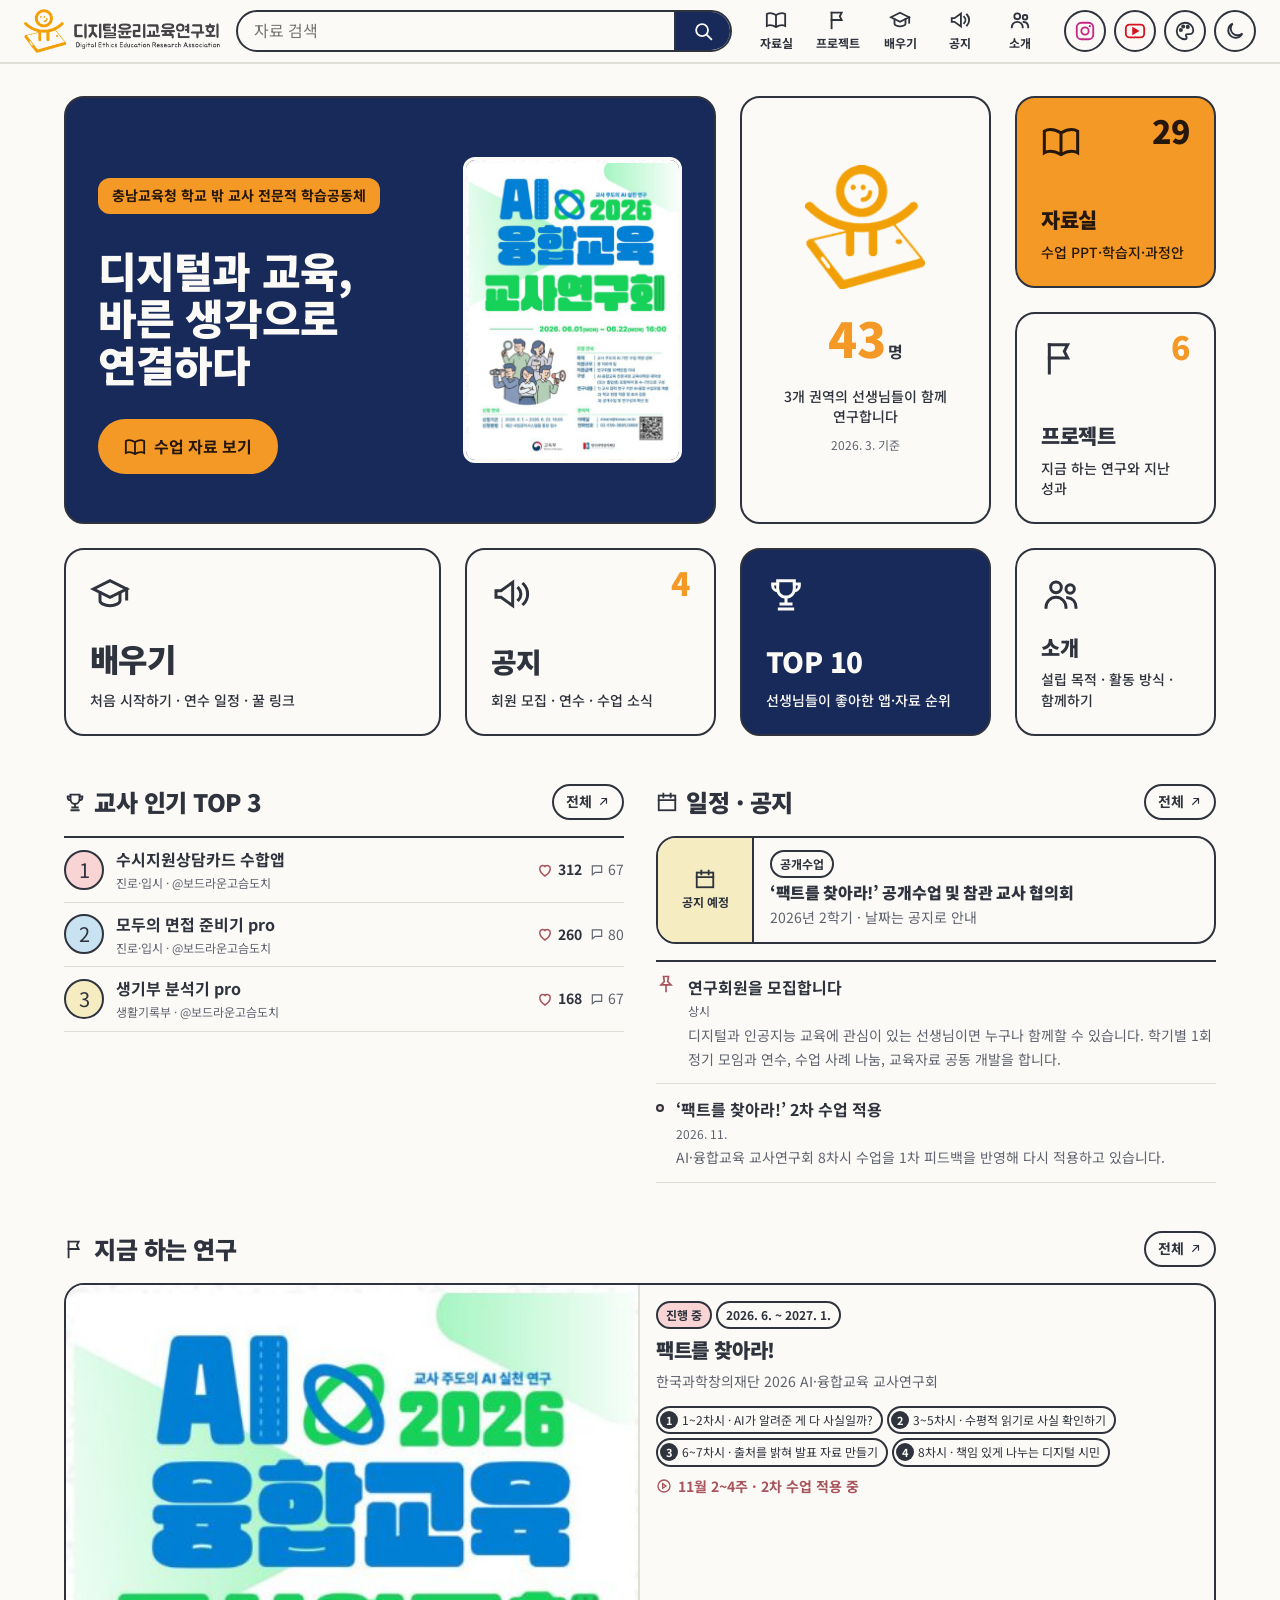
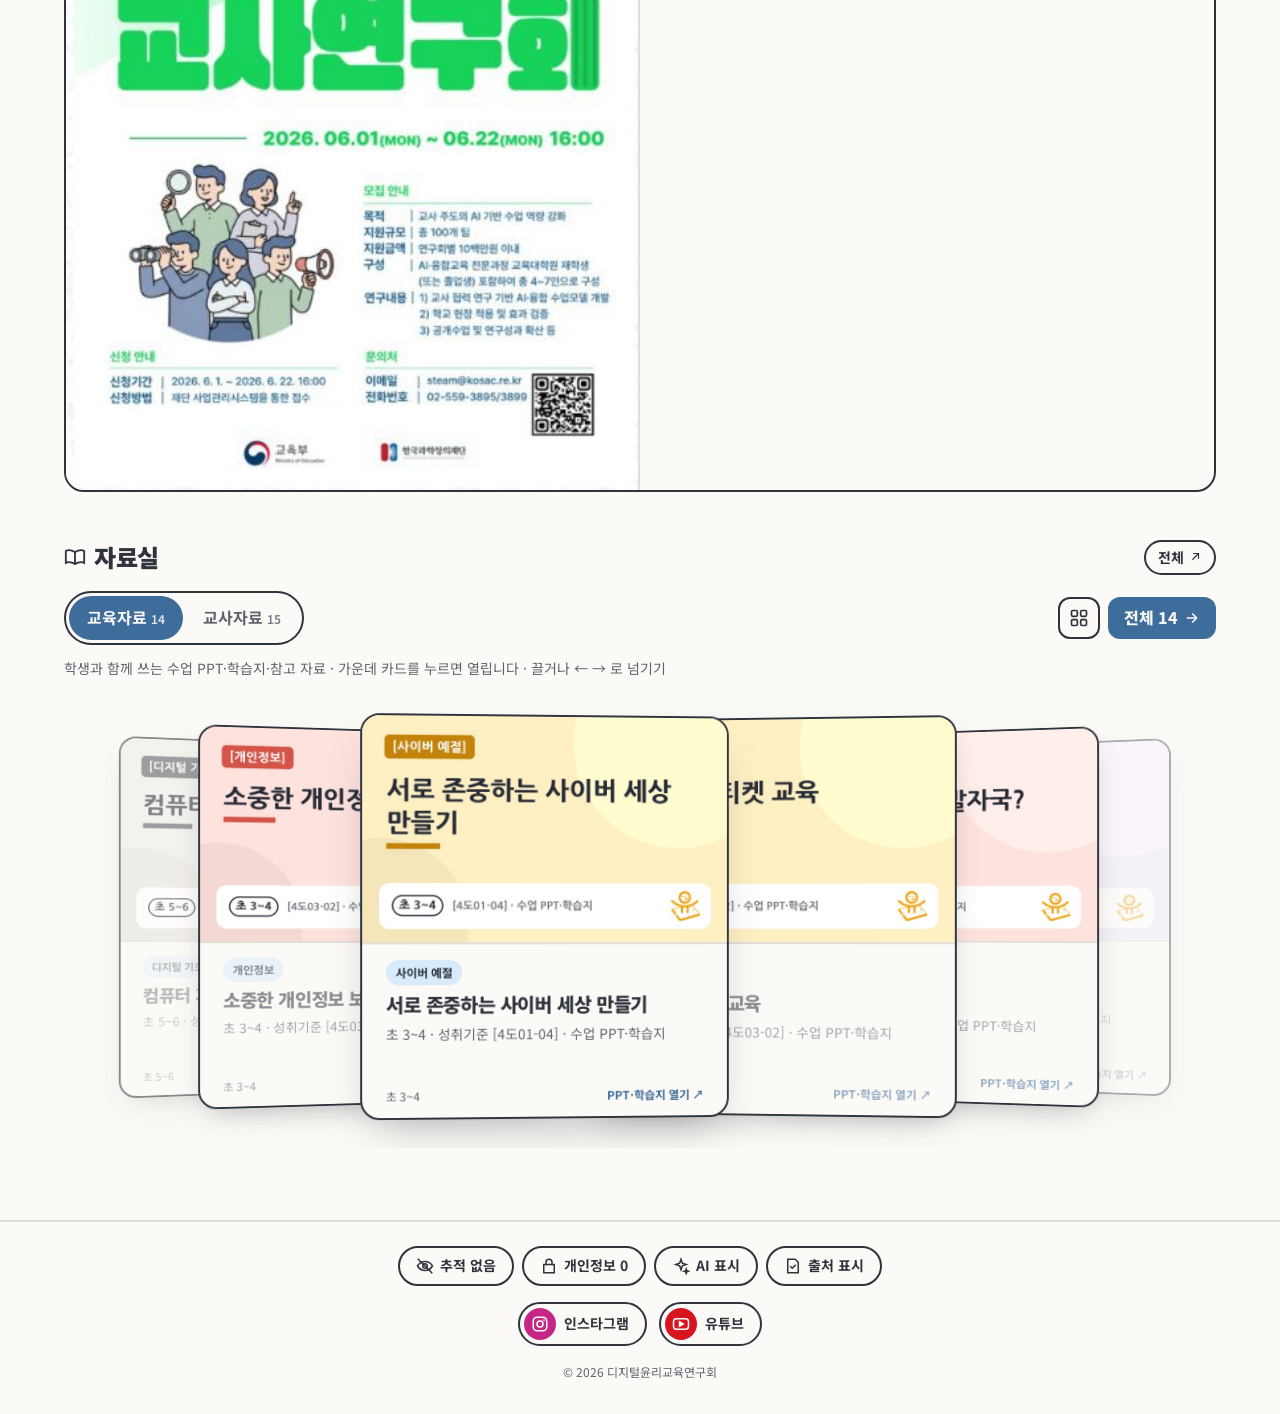
<file: index.html>
<!doctype html>
<html lang="ko">
<head>
<meta charset="utf-8">
<meta name="viewport" content="width=device-width, initial-scale=1, viewport-fit=cover">
<meta name="robots" content="noindex, nofollow">
<title>디지털윤리교육연구회</title>
<meta name="description" content="디지털과 교육, 바른 생각으로 연결하다 — 충남 디지털윤리교육연구회">
<link rel="icon" href="img/logo.png">
<link rel="preconnect" href="https://fonts.googleapis.com">
<link rel="preconnect" href="https://fonts.gstatic.com" crossorigin>
<link href="https://fonts.googleapis.com/css2?family=Jua&family=Noto+Sans+KR:wght@400;500;700;900&display=swap" rel="stylesheet">
<link rel="stylesheet" href="tokens.css">
<link rel="stylesheet" href="style.css">
<link rel="stylesheet" href="pop.css">
<script>
(function () {
  try {
    var k = "dew:design", q = new URLSearchParams(location.search).get("d");
    if (q === "2") { localStorage.setItem(k, "2"); history.replaceState(null, "", location.pathname + location.hash); return; }
    var s = localStorage.getItem(k);
    if (s === "2") return;
    location.replace("d" + (s === "0" || s === "1" || s === "4" || s === "5" ? s : "3") + "/" + location.hash);
  } catch (e) {}
})();
</script>
</head>
<body>
<a class="skip" href="#main">본문 바로가기</a>

<header class="bar">
  <a class="logo" href="#/" aria-label="디지털윤리교육연구회 홈">
    <img class="logo-mark" src="img/logo.png" alt="" width="38" height="39">
    <img class="logo-full lt" src="img/lockup.png" alt="" width="703" height="158">
    <img class="logo-full dk" src="img/lockup-dark.png" alt="" width="703" height="158">
  </a>
  <form class="search" role="search" id="topsearch">
    <label for="tq" class="vh">자료 검색</label>
    <input id="tq" type="search" placeholder="자료 검색" autocomplete="off">
    <button type="submit" aria-label="검색"><svg class="i"><use href="#i-search"/></svg></button>
  </form>
  <nav class="topnav" aria-label="주 메뉴">
    <a href="#/library"><svg class="i"><use href="#i-library"/></svg><span>자료실</span></a>
    <a href="#/projects"><svg class="i"><use href="#i-projects"/></svg><span>프로젝트</span></a>
    <a href="#/learn"><svg class="i"><use href="#i-learn"/></svg><span>배우기</span></a>
    <a href="#/notice"><svg class="i"><use href="#i-notice"/></svg><span>공지</span></a>
    <a href="#/about"><svg class="i"><use href="#i-about"/></svg><span>소개</span></a>
  </nav>
  <div class="tools">
    <a class="iconbtn sns-h ig" href="https://www.instagram.com/kwangseok_elementary/" target="_blank" rel="noopener noreferrer" aria-label="인스타그램 (새 창)" title="인스타그램"><svg class="i"><use href="#i-insta"/></svg></a>
    <a class="iconbtn sns-h yt" href="https://www.youtube.com/@bokma_wife" target="_blank" rel="noopener noreferrer" aria-label="유튜브 (새 창)" title="유튜브"><svg class="i"><use href="#i-youtube"/></svg></a>
    <details class="dpick">
      <summary class="iconbtn" aria-label="디자인 고르기" title="디자인 고르기"><svg class="i"><use href="#i-palette"/></svg></summary>
      <div class="dpick-menu">
        <a href="d0/"><span class="sw sw0"></span>디자인 0 · 처음</a>
        <a href="d1/"><span class="sw sw1"></span>디자인 1 · 몬드리안</a>
        <a href="./?d=2" aria-current="true"><span class="sw sw2"></span>디자인 2 · 팝아트</a>
        <a href="d3/"><span class="sw sw3"></span>디자인 3 · 또렷한 팝아트</a>
        <a href="d4/"><span class="sw sw4"></span>디자인 4 · 포털</a>
        <a href="d5/"><span class="sw sw5"></span>디자인 5 · 이미지</a>
      </div>
    </details>
    <button class="iconbtn theme" type="button" aria-label="화면 밝기 바꾸기" title="밝기"><svg class="i"><use href="#i-moon"/></svg></button>
  </div>
</header>

<main id="main" tabindex="-1"></main>

<footer class="foot">
  <ul class="promise" aria-label="이 사이트가 지키는 약속">
    <li title="방문 분석·광고 쿠키를 쓰지 않습니다"><svg class="i"><use href="#i-eye-off"/></svg><span>추적 없음</span></li>
    <li title="회원 가입이 없고 개인정보를 받지 않습니다"><svg class="i"><use href="#i-lock"/></svg><span>개인정보 0</span></li>
    <li title="AI 도움을 받은 글·그림에는 표시를 붙입니다"><svg class="i"><use href="#i-ai"/></svg><span>AI 표시</span></li>
    <li title="모든 자료에 만든 곳과 연도를 적습니다"><svg class="i"><use href="#i-source"/></svg><span>출처 표시</span></li>
  </ul>
  <nav class="social" aria-label="연구회 소식 채널">
    <a class="sns ig" href="https://www.instagram.com/kwangseok_elementary/" target="_blank" rel="noopener noreferrer"><span class="sns-ico"><svg class="i"><use href="#i-insta"/></svg></span><span>인스타그램</span></a>
    <a class="sns yt" href="https://www.youtube.com/@bokma_wife" target="_blank" rel="noopener noreferrer"><span class="sns-ico"><svg class="i"><use href="#i-youtube"/></svg></span><span>유튜브</span></a>
  </nav>
  <p class="foot-small" id="foot-small"></p>
</footer>

<nav class="tabbar" aria-label="빠른 메뉴">
  <a href="#/"><svg class="i"><use href="#i-home"/></svg><span>홈</span></a>
  <a href="#/library"><svg class="i"><use href="#i-library"/></svg><span>자료</span></a>
  <a href="#/projects"><svg class="i"><use href="#i-projects"/></svg><span>프로젝트</span></a>
  <a href="#/learn"><svg class="i"><use href="#i-learn"/></svg><span>배우기</span></a>
  <a href="#/about"><svg class="i"><use href="#i-about"/></svg><span>소개</span></a>
</nav>

<svg width="0" height="0" style="position:absolute" aria-hidden="true">
  <defs>
    <symbol id="i-home" viewBox="0 0 24 24"><path d="M3 11l9-7 9 7"/><path d="M5 10v10h5v-6h4v6h5V10"/></symbol>
    <symbol id="i-library" viewBox="0 0 24 24"><path d="M2 5.5C4.5 4 7.5 4 12 6.5c4.5-2.5 7.5-2.5 10-1v13c-2.5-1.5-5.5-1.5-10 1-4.5-2.5-7.5-2.5-10-1z"/><path d="M12 6.5v13"/></symbol>
    <symbol id="i-projects" viewBox="0 0 24 24"><path d="M5 21V4"/><path d="M5 4h11l-2 4 2 4H5"/></symbol>
    <symbol id="i-learn" viewBox="0 0 24 24"><path d="M2 9l10-5 10 5-10 5z"/><path d="M6 11.2V16c0 1.5 2.7 3 6 3s6-1.5 6-3v-4.8"/><path d="M22 9v6"/></symbol>
    <symbol id="i-notice" viewBox="0 0 24 24"><path d="M3 10v4h3l7 5V5L6 10z"/><path d="M16.5 8.5a5 5 0 0 1 0 7"/><path d="M19.5 6a8.5 8.5 0 0 1 0 12"/></symbol>
    <symbol id="i-about" viewBox="0 0 24 24"><circle cx="9" cy="8" r="3.2"/><path d="M3 20c0-3.3 2.7-6 6-6s6 2.7 6 6"/><circle cx="17.5" cy="9" r="2.5"/><path d="M16 14.2c3 .2 5 2.6 5 5.8"/></symbol>
    <symbol id="i-search" viewBox="0 0 24 24"><circle cx="11" cy="11" r="6.5"/><path d="M16 16l5 5"/></symbol>
    <symbol id="i-moon" viewBox="0 0 24 24"><path d="M20 14.5A8 8 0 1 1 9.5 4a6.5 6.5 0 0 0 10.5 10.5z"/></symbol>
    <symbol id="i-trophy" viewBox="0 0 24 24"><path d="M7 4h10v5a5 5 0 0 1-10 0z"/><path d="M7 6H4v1a3 3 0 0 0 3 3M17 6h3v1a3 3 0 0 1-3 3"/><path d="M12 14v4M8 21h8M9 18h6"/></symbol>
    <symbol id="i-ppt" viewBox="0 0 24 24"><rect x="3" y="4" width="18" height="12"/><path d="M12 16v4M8 20h8"/><path d="M8 12l3-3 2 2 3-3"/></symbol>
    <symbol id="i-sheet" viewBox="0 0 24 24"><path d="M6 3h9l4 4v14H6z"/><path d="M15 3v4h4"/><path d="M9 12h7M9 15.5h7M9 9h3"/></symbol>
    <symbol id="i-guide" viewBox="0 0 24 24"><rect x="5" y="4" width="14" height="17"/><path d="M9 4V2.5h6V4"/><path d="M8.5 10l2 2 4-4M8.5 16h7"/></symbol>
    <symbol id="i-out" viewBox="0 0 24 24"><path d="M8 16L18 6M10 6h8v8"/></symbol>
    <symbol id="i-calendar" viewBox="0 0 24 24"><rect x="3" y="5" width="18" height="16"/><path d="M3 10h18M8 3v4M16 3v4"/></symbol>
    <symbol id="i-pin" viewBox="0 0 24 24"><path d="M9 3h6l-1 6 4 4H6l4-4z"/><path d="M12 13v8"/></symbol>
    <symbol id="i-heart" viewBox="0 0 24 24"><path d="M12 20s-7-4.4-7-10a4 4 0 0 1 7-2.6A4 4 0 0 1 19 10c0 5.6-7 10-7 10z"/></symbol>
    <symbol id="i-chat" viewBox="0 0 24 24"><path d="M4 5h16v11H9l-5 4z"/></symbol>
    <symbol id="i-link" viewBox="0 0 24 24"><path d="M10 14a4 4 0 0 0 5.7 0l3-3a4 4 0 0 0-5.7-5.7l-1 1"/><path d="M14 10a4 4 0 0 0-5.7 0l-3 3a4 4 0 0 0 5.7 5.7l1-1"/></symbol>
    <symbol id="i-play" viewBox="0 0 24 24"><circle cx="12" cy="12" r="9"/><path d="M10 8.5l5 3.5-5 3.5z"/></symbol>
    <symbol id="i-target" viewBox="0 0 24 24"><circle cx="12" cy="12" r="9"/><circle cx="12" cy="12" r="5"/><circle cx="12" cy="12" r="1"/></symbol>
    <symbol id="i-team" viewBox="0 0 24 24"><circle cx="12" cy="7" r="3"/><circle cx="5" cy="10" r="2.2"/><circle cx="19" cy="10" r="2.2"/><path d="M7 20c0-2.8 2.2-5 5-5s5 2.2 5 5M1.5 19c0-2.2 1.6-4 3.5-4M22.5 19c0-2.2-1.6-4-3.5-4"/></symbol>
    <symbol id="i-map" viewBox="0 0 24 24"><path d="M3 6l6-2 6 2 6-2v14l-6 2-6-2-6 2z"/><path d="M9 4v14M15 6v14"/></symbol>
    <symbol id="i-join" viewBox="0 0 24 24"><circle cx="10" cy="8" r="3.5"/><path d="M3 20c0-3.6 3.1-6.5 7-6.5 1.6 0 3 .4 4.2 1.2"/><path d="M18 14v6M15 17h6"/></symbol>
    <symbol id="i-palette" viewBox="0 0 24 24"><path d="M12 3a9 9 0 1 0 0 18c1.2 0 1.8-.8 1.8-1.7 0-1-.8-1.4-.8-2.3 0-1 .8-1.6 1.8-1.6H17a4 4 0 0 0 4-4C21 6.6 17 3 12 3z"/><circle cx="7.5" cy="11" r="1.2"/><circle cx="10" cy="7" r="1.2"/><circle cx="15" cy="7.5" r="1.2"/></symbol>
    <symbol id="i-check" viewBox="0 0 24 24"><path d="M4 12.5l5 5L20 6.5"/></symbol>
    <symbol id="t-privacy" viewBox="0 0 24 24"><rect x="5" y="10" width="14" height="11"/><path d="M8 10V7a4 4 0 0 1 8 0v3"/><path d="M12 14.5v3"/></symbol>
    <symbol id="t-manners" viewBox="0 0 24 24"><path d="M4 5h16v11H9l-5 4z"/><path d="M12 13.5s-3-1.8-3-3.8a1.6 1.6 0 0 1 3-.8 1.6 1.6 0 0 1 3 .8c0 2-3 3.8-3 3.8z"/></symbol>
    <symbol id="t-overuse" viewBox="0 0 24 24"><rect x="7" y="2.5" width="10" height="19"/><path d="M11 18.5h2"/><path d="M9.5 7.5l5 5M14.5 7.5l-5 5"/></symbol>
    <symbol id="t-ai" viewBox="0 0 24 24"><rect x="6" y="6" width="12" height="12"/><path d="M9 2v4M15 2v4M9 18v4M15 18v4M2 9h4M2 15h4M18 9h4M18 15h4"/><path d="M10 10h4v4h-4z"/></symbol>
    <symbol id="t-media" viewBox="0 0 24 24"><path d="M2 12s3.6-6 10-6 10 6 10 6-3.6 6-10 6S2 12 2 12z"/><circle cx="12" cy="12" r="3"/></symbol>
    <symbol id="t-safety" viewBox="0 0 24 24"><path d="M12 3l8 3v6c0 4.5-3.4 8-8 9-4.6-1-8-4.5-8-9V6z"/><path d="M8.5 12l2.5 2.5 4.5-4.5"/></symbol>
    <symbol id="t-copyright" viewBox="0 0 24 24"><circle cx="12" cy="12" r="9"/><path d="M15 9.5a3.5 3.5 0 1 0 0 5"/></symbol>
    <symbol id="t-basic" viewBox="0 0 24 24"><rect x="3" y="4" width="18" height="12"/><path d="M8 20h8M12 16v4"/></symbol>
    <symbol id="t-citizen" viewBox="0 0 24 24"><circle cx="12" cy="12" r="9"/><path d="M3 12h18M12 3c2.5 2.6 3.8 5.6 3.8 9s-1.3 6.4-3.8 9c-2.5-2.6-3.8-5.6-3.8-9S9.5 5.6 12 3z"/></symbol>
    <symbol id="i-eye-off" viewBox="0 0 24 24"><path d="M2 12s3.6-6 10-6 10 6 10 6-3.6 6-10 6S2 12 2 12z"/><circle cx="12" cy="12" r="3"/><path d="M3 3l18 18"/></symbol>
    <symbol id="i-lock" viewBox="0 0 24 24"><rect x="5" y="10" width="14" height="11"/><path d="M8 10V7a4 4 0 0 1 8 0v3"/></symbol>
    <symbol id="i-ai" viewBox="0 0 24 24"><path d="M12 3l1.8 5.2L19 10l-5.2 1.8L12 17l-1.8-5.2L5 10l5.2-1.8z"/><path d="M19 16l.8 2.2L22 19l-2.2.8L19 22l-.8-2.2L16 19l2.2-.8z"/></symbol>
    <symbol id="i-source" viewBox="0 0 24 24"><path d="M5 3h10l4 4v14H5z"/><path d="M9 13l2 2 4-4"/></symbol>
    <symbol id="i-insta" viewBox="0 0 24 24"><rect x="3" y="3" width="18" height="18" rx="5"/><circle cx="12" cy="12" r="4"/><circle cx="17.3" cy="6.7" r="1.2" fill="currentColor" stroke="none"/></symbol>
    <symbol id="i-youtube" viewBox="0 0 24 24"><rect x="2" y="5" width="20" height="14" rx="4"/><path d="M10 9l5 3-5 3z" fill="currentColor"/></symbol>
  </defs>
</svg>

<script src="data.js"></script>
<script src="app.js"></script>
</body>
</html>
</file>
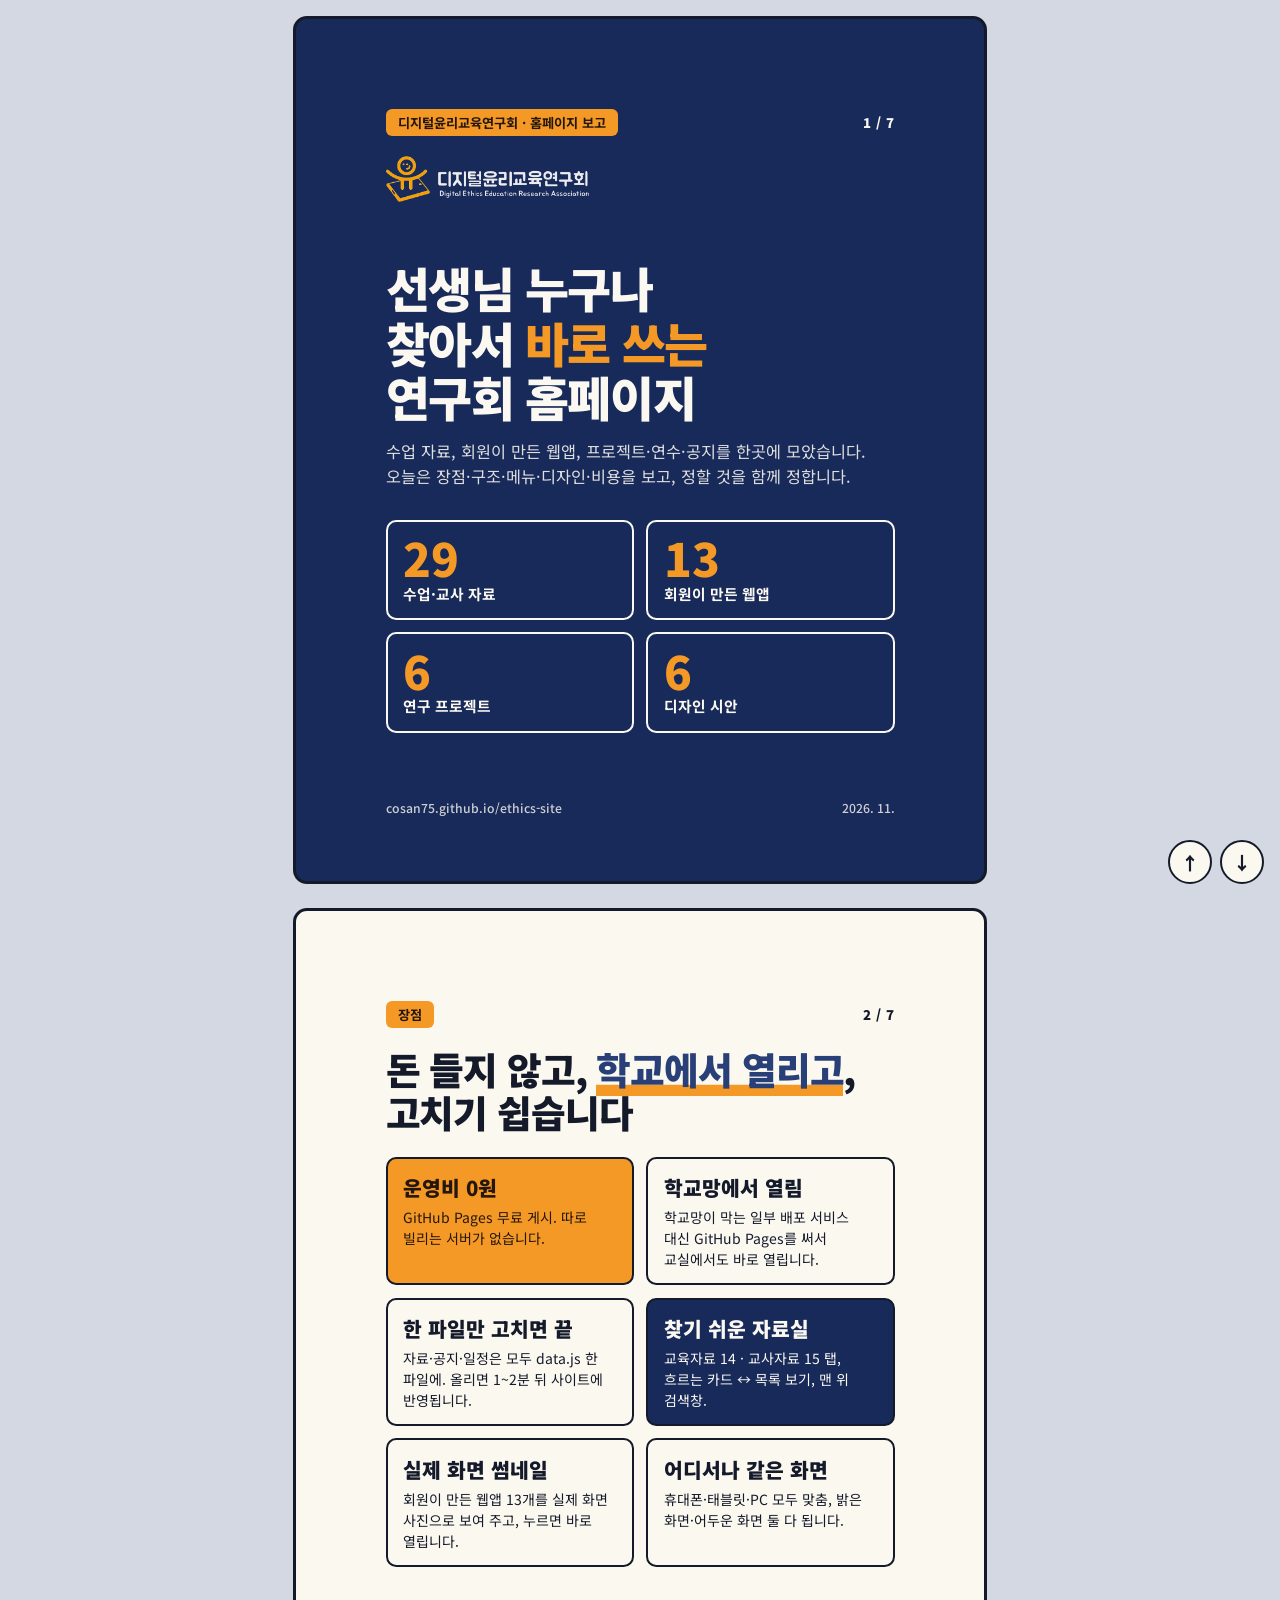
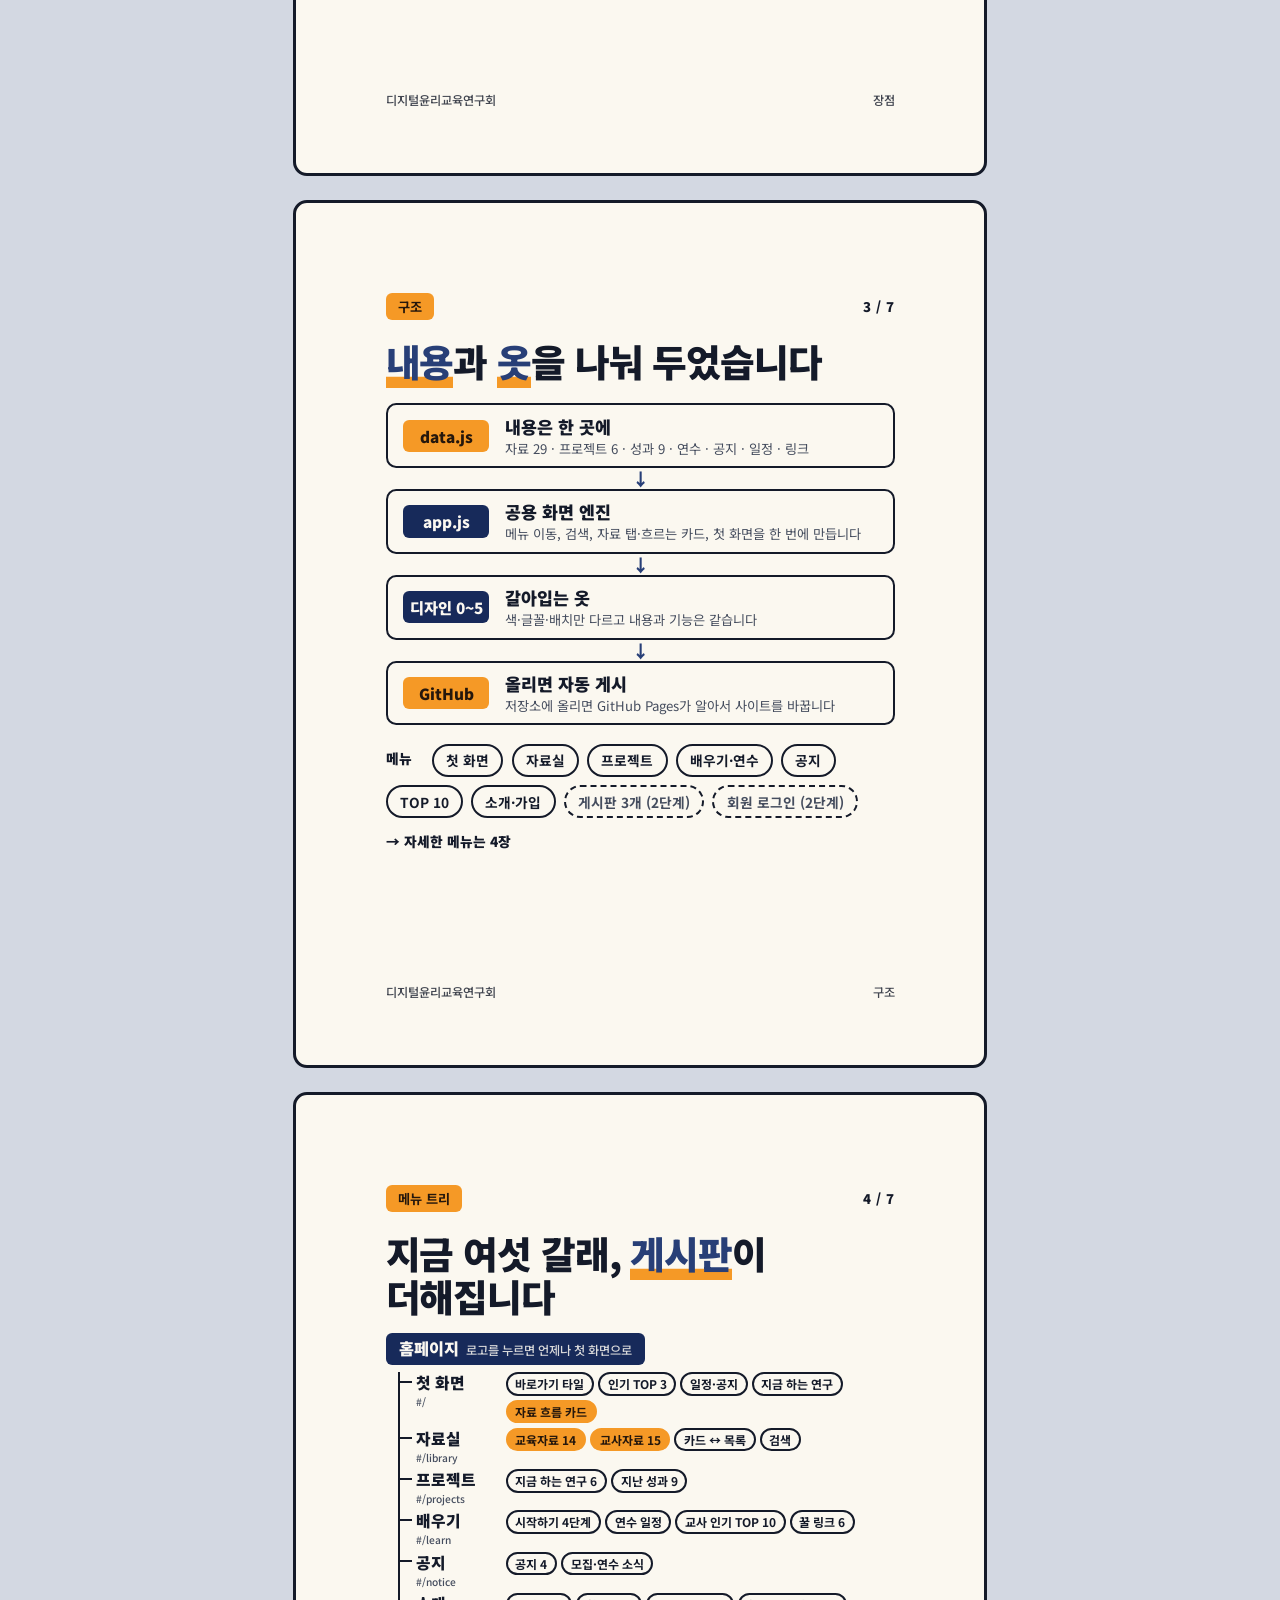
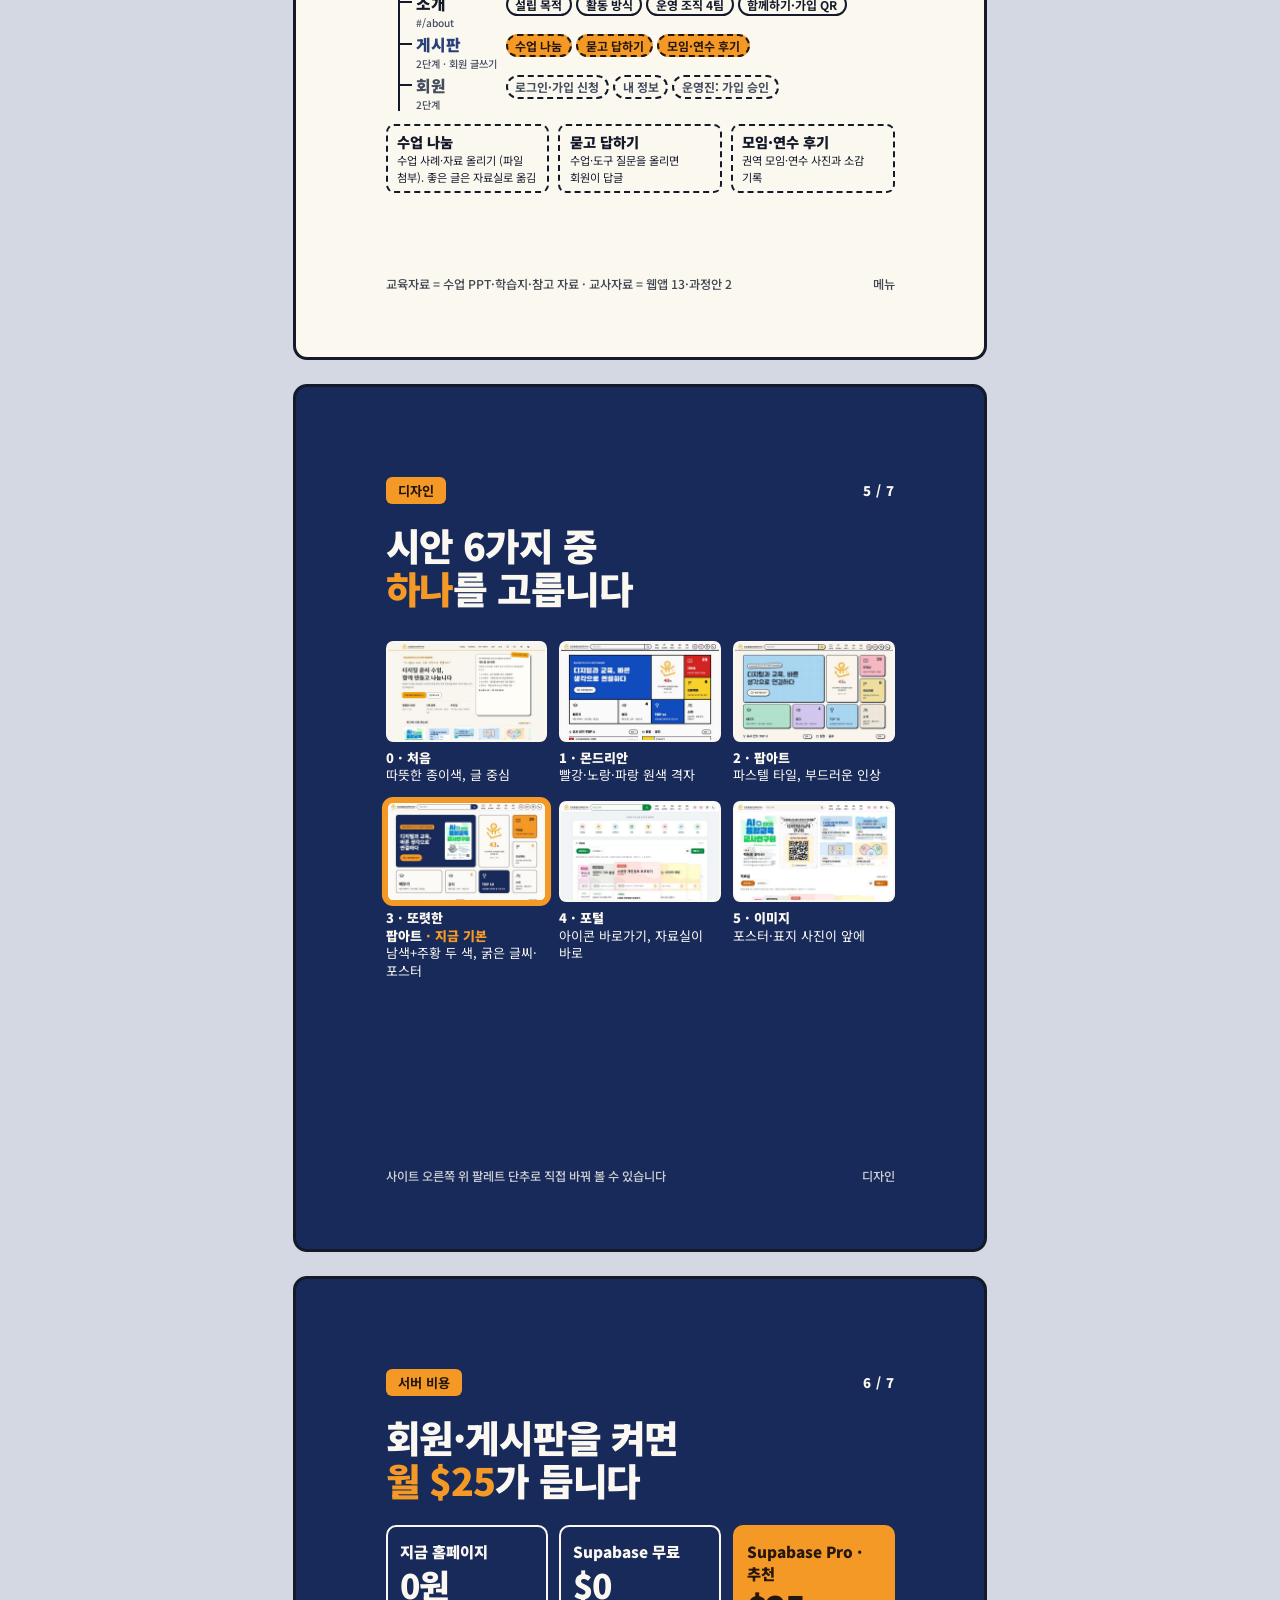
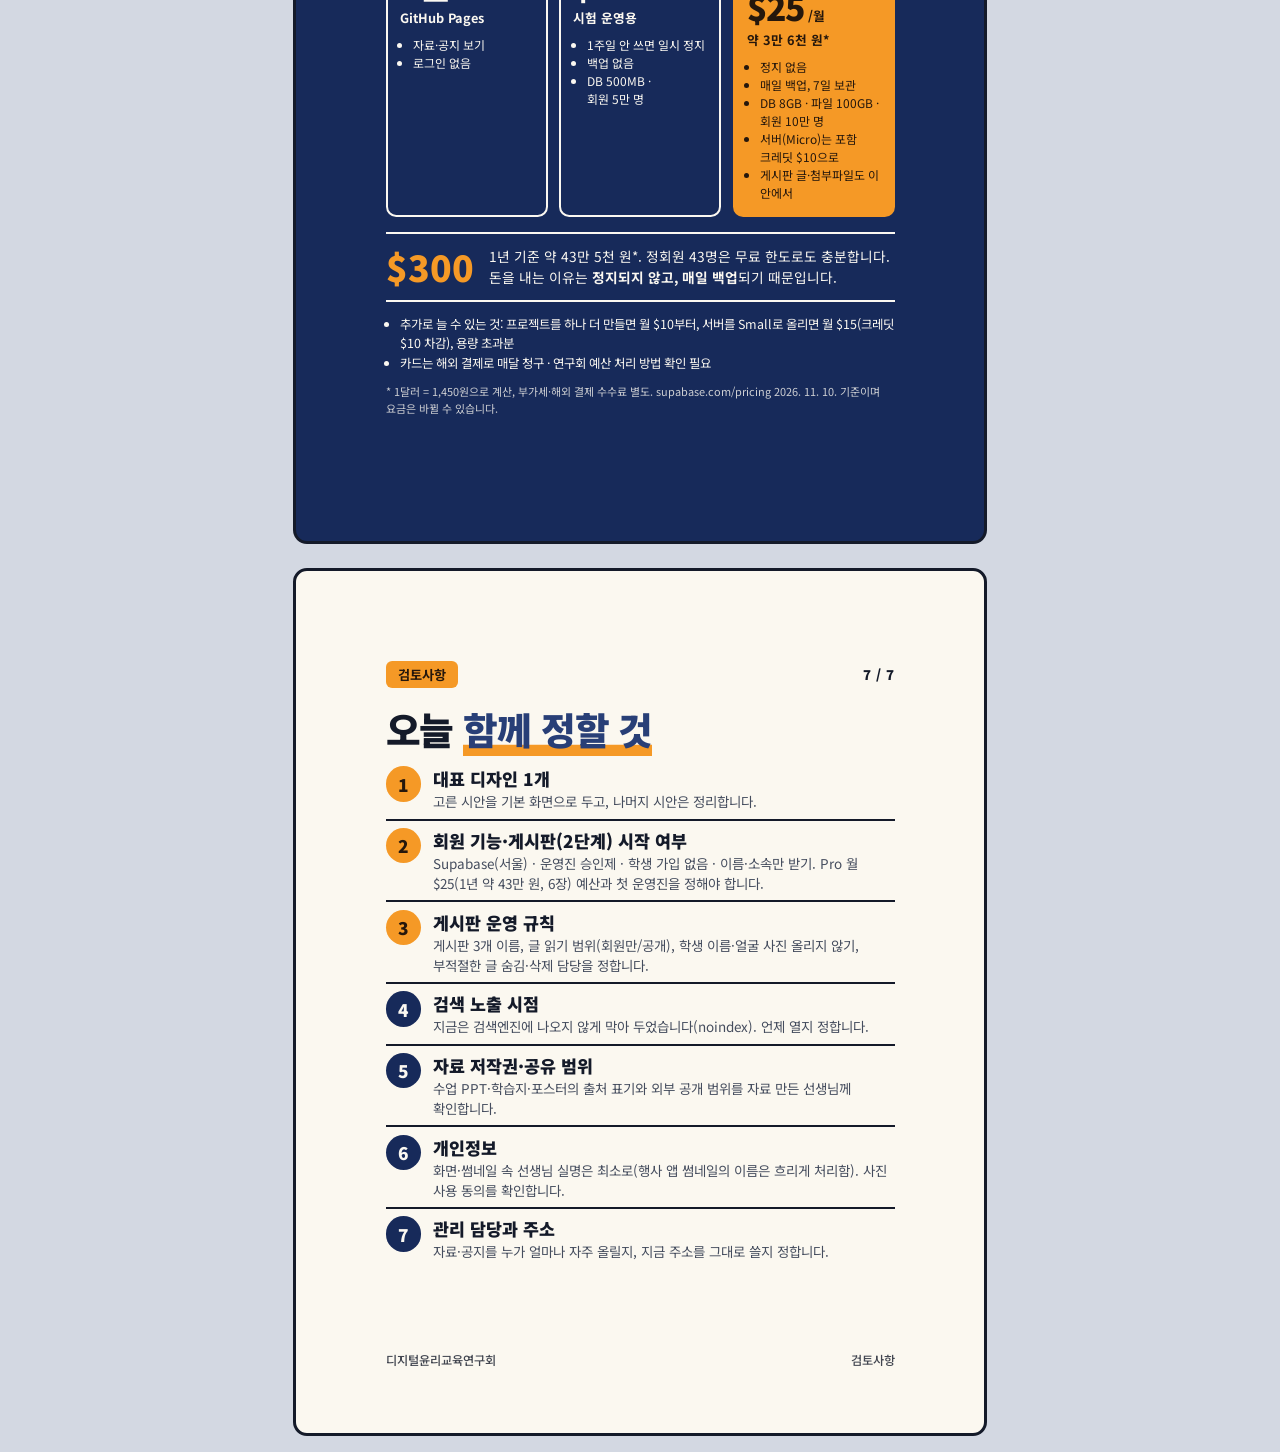
<file: brief/index.html>
<!doctype html>
<html lang="ko">
<head>
<meta charset="utf-8">
<meta name="viewport" content="width=device-width, initial-scale=1">
<meta name="robots" content="noindex, nofollow">
<title>홈페이지 결과 보고</title>
<link rel="preconnect" href="https://fonts.googleapis.com">
<link rel="preconnect" href="https://fonts.gstatic.com" crossorigin>
<link href="https://fonts.googleapis.com/css2?family=Noto+Sans+KR:wght@400;500;700;900&display=swap" rel="stylesheet">
<style>
/* 카드뉴스 5장 · 디자인 3(또렷한 팝아트) 색을 그대로 씀 */
:root {
  --navy: oklch(30% 0.09 265);
  --navy-2: oklch(38% 0.1 265);
  --on-navy: oklch(98% 0.01 90);
  --orange: oklch(76% 0.16 65);
  --on-orange: oklch(22% 0.03 60);
  --paper: oklch(98% 0.012 90);
  --ink: oklch(22% 0.03 265);
  --ink-2: oklch(42% 0.03 265);
  --rule: oklch(22% 0.03 265);
  --bg: oklch(88% 0.015 265);
  --font: "Noto Sans KR", system-ui, sans-serif;
}
@media (prefers-color-scheme: dark) {
  :root:not([data-theme="light"]) { --bg: oklch(18% 0.02 265); }
}
:root[data-theme="dark"] { --bg: oklch(18% 0.02 265); }
* { box-sizing: border-box; }
html, body { margin: 0; overflow-x: clip; }
html { scroll-snap-type: y mandatory; scroll-behavior: smooth; }
body {
  background: var(--bg); color: var(--ink); font-family: var(--font);
  word-break: keep-all; overflow-wrap: break-word; -webkit-font-smoothing: antialiased;
}
.deck { display: flex; flex-direction: column; align-items: center; gap: 24px; padding: 16px; }
.card {
  width: min(100%, calc((100svh - 32px) * 0.8), 860px); aspect-ratio: 4 / 5; scroll-snap-align: center;
  container-type: inline-size; position: relative; overflow: hidden;
  border: 3px solid var(--rule); border-radius: 14px;
  background: var(--paper); color: var(--ink);
  display: flex; flex-direction: column; padding: 7cqi 7cqi 5cqi;
}
.card.navy { background: var(--navy); color: var(--on-navy); }
.top { display: flex; justify-content: space-between; align-items: center; gap: 3cqi; font-size: 2.6cqi; font-weight: 700; }
.tag { background: var(--orange); color: var(--on-orange); padding: 0.8cqi 2.4cqi; border-radius: 1.2cqi; }
.pg { font-weight: 900; letter-spacing: 0.04em; }
h1, h2 { margin: 0; font-weight: 900; letter-spacing: -0.03em; line-height: 1.14; }
h1 { font-size: 9.4cqi; margin-top: auto; }
h2 { font-size: 7.4cqi; margin-top: 4cqi; }
h1 em, h2 em { font-style: normal; color: var(--orange); }
.card:not(.navy) h2 em { color: var(--navy-2); box-shadow: inset 0 -2.2cqi 0 var(--orange); }
.lede { font-size: 3.2cqi; line-height: 1.55; margin: 3cqi 0 0; opacity: 0.88; }
.foot { margin-top: auto; padding-top: 1.6cqi; display: flex; justify-content: space-between; gap: 3cqi; font-size: 2.4cqi; font-weight: 500; opacity: 0.8; }

/* 1 표지 */
.stats { display: grid; grid-template-columns: repeat(2, minmax(0, 1fr)); gap: 2.4cqi; margin-top: 6cqi; }
.stats div { border: 0.5cqi solid var(--on-navy); border-radius: 2cqi; padding: 2.6cqi 3cqi; }
.stats b { display: block; font-size: 9cqi; font-weight: 900; line-height: 1; color: var(--orange); }
.stats span { font-size: 2.9cqi; font-weight: 700; }
.logo { width: 40cqi; height: auto; margin-top: 4cqi; }

/* 2 장점 */
.pros { list-style: none; margin: 4.5cqi 0 0; padding: 0; display: grid; grid-template-columns: repeat(2, minmax(0, 1fr)); gap: 2.4cqi; }
.pros li { border: 0.5cqi solid var(--rule); border-radius: 2cqi; padding: 2.6cqi 3cqi; background: var(--paper); }
.pros li:nth-child(1) { background: var(--orange); color: var(--on-orange); }
.pros li:nth-child(4) { background: var(--navy); color: var(--on-navy); }
.pros b { display: block; font-size: 4cqi; font-weight: 900; margin-bottom: 1cqi; }
.pros span { font-size: 2.75cqi; line-height: 1.5; display: block; }

/* 3 구조 */
.flow { display: grid; grid-template-columns: minmax(0, 1fr); margin-top: 4cqi; }
.step { display: grid; grid-template-columns: 17cqi minmax(0, 1fr); align-items: center; gap: 3cqi; border: 0.5cqi solid var(--rule); border-radius: 2cqi; padding: 1.6cqi 3cqi; background: var(--paper); }
.step code { font-family: var(--font); font-weight: 900; font-size: 3cqi; background: var(--navy); color: var(--on-navy); border-radius: 1.2cqi; padding: 1cqi 0; text-align: center; white-space: nowrap; }
.step.hot code { background: var(--orange); color: var(--on-orange); }
.step b { font-size: 3.4cqi; font-weight: 900; }
.step span { display: block; font-size: 2.6cqi; color: var(--ink-2); line-height: 1.45; }
.arrow { text-align: center; font-size: 3.4cqi; font-weight: 900; line-height: 1; padding: 0.4cqi 0; color: var(--navy-2); }
.menu { margin-top: 3.6cqi; display: flex; flex-wrap: wrap; gap: 1.6cqi; }
.menu span { border: 0.5cqi solid var(--rule); border-radius: 99px; padding: 0.9cqi 2.4cqi; font-size: 2.7cqi; font-weight: 700; white-space: nowrap; }
.menu .lbl { border: 0; padding-left: 0; font-weight: 900; }
.menu .later { border-style: dashed; color: var(--ink-2); }
@container (max-width: 320px) { .menu .lbl:last-child { display: none; } .step span { font-size: 2.4cqi; } }

/* 4 디자인 */
.shots { display: grid; grid-template-columns: repeat(3, minmax(0, 1fr)); gap: 3.4cqi 2.4cqi; margin-top: 6cqi; }
.shots figure { margin: 0; min-width: 0; }
.shots img { display: block; width: 100%; height: auto; aspect-ratio: 16 / 10; object-fit: cover; object-position: top; border-radius: 1.4cqi; border: 0.5cqi solid var(--on-navy); background: var(--paper); }
.shots figcaption { margin-top: 1.4cqi; font-size: 2.55cqi; line-height: 1.35; }
.shots figcaption b { font-weight: 900; }
.shots .pick img { border-color: var(--orange); box-shadow: 0 0 0 0.8cqi var(--orange); }
.shots .pick b::after { content: " · 지금 기본"; color: var(--orange); white-space: nowrap; }

/* 5 검토사항 */
.todo { list-style: none; margin: 3cqi 0 0; padding: 0; display: grid; gap: 1.4cqi; counter-reset: t; }
.todo li { counter-increment: t; display: grid; grid-template-columns: 7cqi minmax(0, 1fr); gap: 2.4cqi; align-items: start; border-bottom: 0.4cqi solid var(--rule); padding-bottom: 1.4cqi; }
.todo li:last-child { border-bottom: 0; }
.todo li::before { content: counter(t); display: grid; place-items: center; width: 7cqi; height: 7cqi; border-radius: 50%; background: var(--navy); color: var(--on-navy); font-weight: 900; font-size: 3.4cqi; }
.todo li.now::before { background: var(--orange); color: var(--on-orange); }
.todo b { font-size: 3.4cqi; font-weight: 900; display: block; }
.todo span { font-size: 2.65cqi; line-height: 1.5; color: var(--ink-2); display: block; }

/* 메뉴 트리 */
.tree { list-style: none; margin: 3cqi 0 0; padding: 0; font-size: 2.7cqi; line-height: 1.45; }
.tree .root { display: inline-block; background: var(--navy); color: var(--on-navy); font-weight: 900; font-size: 3.2cqi; border-radius: 1.2cqi; padding: 0.8cqi 2.6cqi; }
.tree .root small { font-weight: 500; font-size: 2.4cqi; opacity: 0.85; margin-left: 1.4cqi; }
.tree > li > ul { list-style: none; margin: 1.4cqi 0 0 2.4cqi; padding: 0 0 0 3.2cqi; border-left: 0.5cqi solid var(--rule); display: grid; gap: 1cqi; }
.tree > li > ul > li { position: relative; display: grid; grid-template-columns: 16cqi minmax(0, 1fr); gap: 1.6cqi; align-items: baseline; }
.tree > li > ul > li::before { content: ""; position: absolute; left: -3.2cqi; top: 1.7cqi; width: 2.4cqi; border-top: 0.5cqi solid var(--rule); }
.tree b { font-weight: 900; font-size: 3.1cqi; }
.tree b code { font-family: var(--font); font-weight: 500; font-size: 2cqi; color: var(--ink-2); display: block; line-height: 1.3; }
.tree .leaf { display: flex; flex-wrap: wrap; gap: 0.8cqi; }
.tree .leaf span { border: 0.4cqi solid var(--rule); border-radius: 99px; padding: 0.2cqi 1.5cqi; font-weight: 700; font-size: 2.35cqi; white-space: nowrap; }
.tree .leaf span.o { background: var(--orange); color: var(--on-orange); border-color: var(--orange); }
.tree .later b { color: var(--ink-2); }
.tree .later .leaf span { color: var(--ink-2); border-style: dashed; }
.tree .later.new b { color: var(--navy-2); }
.tree .later.new .leaf span { color: var(--on-orange); background: var(--orange); border-color: var(--on-orange); }
.boards { margin: 2.4cqi 0 0; display: grid; grid-template-columns: repeat(3, minmax(0, 1fr)); gap: 1.8cqi; }
.boards div { border: 0.5cqi dashed var(--rule); border-radius: 1.6cqi; padding: 1.2cqi 1.8cqi; font-size: 2.2cqi; line-height: 1.45; }
.boards b { display: block; font-size: 2.8cqi; font-weight: 900; }

/* 비용 */
.plans { display: grid; grid-template-columns: repeat(3, minmax(0, 1fr)); gap: 2.2cqi; margin-top: 4.5cqi; }
.plan { border: 0.5cqi solid var(--on-navy); border-radius: 2cqi; padding: 2.6cqi 2.4cqi; display: flex; flex-direction: column; gap: 1.2cqi; }
.plan.rec { background: var(--orange); color: var(--on-orange); border-color: var(--orange); }
.plan h3 { margin: 0; font-size: 3cqi; font-weight: 900; }
.plan .price { font-size: 6.6cqi; font-weight: 900; line-height: 1; letter-spacing: -0.03em; }
.plan .price small { font-size: 2.5cqi; font-weight: 700; letter-spacing: 0; }
.plan .krw { font-size: 2.5cqi; font-weight: 700; }
.plan ul { margin: 0.6cqi 0 0; padding: 0 0 0 2.6cqi; font-size: 2.35cqi; line-height: 1.5; }
.year { margin-top: 3cqi; display: grid; grid-template-columns: auto minmax(0, 1fr); gap: 3cqi; align-items: center; border-top: 0.5cqi solid var(--on-navy); border-bottom: 0.5cqi solid var(--on-navy); padding: 2.4cqi 0; }
.year b { font-size: 7cqi; font-weight: 900; color: var(--orange); line-height: 1; }
.year span { font-size: 2.7cqi; line-height: 1.5; }
.extra { margin: 2.6cqi 0 0; padding: 0 0 0 2.8cqi; font-size: 2.45cqi; line-height: 1.55; }
.note { margin: 2cqi 0 0; font-size: 2.15cqi; line-height: 1.5; opacity: 0.8; }

/* 넘기기 단추 */
.nav { position: fixed; right: 16px; bottom: 16px; display: flex; gap: 8px; z-index: 5; }
.nav button {
  width: 44px; height: 44px; border-radius: 50%; border: 2px solid var(--rule);
  background: var(--paper); color: var(--ink); font: 900 18px/1 var(--font); cursor: pointer;
}
.nav button:hover { background: var(--orange); color: var(--on-orange); }
.nav button:focus-visible { outline: 3px solid var(--orange); outline-offset: 2px; }
@media (prefers-reduced-motion: reduce) { html { scroll-behavior: auto; } }
@media print {
  html { scroll-snap-type: none; } body { background: #fff; }
  .nav { display: none; } .deck { padding: 0; gap: 0; }
  .card { width: 180mm; break-after: page; }
}
</style>
</head>
<body>
<main class="deck">

  <!-- 1 표지 -->
  <section class="card navy" id="c1" aria-label="1. 표지">
    <div class="top"><span class="tag">디지털윤리교육연구회 · 홈페이지 보고</span><span class="pg">1 / 7</span></div>
    <img class="logo" src="../img/lockup-dark.png" alt="디지털윤리교육연구회">
    <h1>선생님 누구나<br>찾아서 <em>바로 쓰는</em><br>연구회 홈페이지</h1>
    <p class="lede">수업 자료, 회원이 만든 웹앱, 프로젝트·연수·공지를 한곳에 모았습니다. 오늘은 장점·구조·메뉴·디자인·비용을 보고, 정할 것을 함께 정합니다.</p>
    <div class="stats">
      <div><b>29</b><span>수업·교사 자료</span></div>
      <div><b>13</b><span>회원이 만든 웹앱</span></div>
      <div><b>6</b><span>연구 프로젝트</span></div>
      <div><b>6</b><span>디자인 시안</span></div>
    </div>
    <div class="foot"><span>cosan75.github.io/ethics-site</span><span>2026. 11.</span></div>
  </section>

  <!-- 2 장점 -->
  <section class="card" id="c2" aria-label="2. 장점">
    <div class="top"><span class="tag">장점</span><span class="pg">2 / 7</span></div>
    <h2>돈 들지 않고, <em>학교에서 열리고</em>,<br>고치기 쉽습니다</h2>
    <ul class="pros">
      <li><b>운영비 0원</b><span>GitHub Pages 무료 게시. 따로 빌리는 서버가 없습니다.</span></li>
      <li><b>학교망에서 열림</b><span>학교망이 막는 일부 배포 서비스 대신 GitHub Pages를 써서 교실에서도 바로 열립니다.</span></li>
      <li><b>한 파일만 고치면 끝</b><span>자료·공지·일정은 모두 data.js 한 파일에. 올리면 1~2분 뒤 사이트에 반영됩니다.</span></li>
      <li><b>찾기 쉬운 자료실</b><span>교육자료 14 · 교사자료 15 탭, 흐르는 카드 ↔ 목록 보기, 맨 위 검색창.</span></li>
      <li><b>실제 화면 썸네일</b><span>회원이 만든 웹앱 13개를 실제 화면 사진으로 보여 주고, 누르면 바로 열립니다.</span></li>
      <li><b>어디서나 같은 화면</b><span>휴대폰·태블릿·PC 모두 맞춤, 밝은 화면·어두운 화면 둘 다 됩니다.</span></li>
    </ul>
    <div class="foot"><span>디지털윤리교육연구회</span><span>장점</span></div>
  </section>

  <!-- 3 구조 -->
  <section class="card" id="c3" aria-label="3. 구조">
    <div class="top"><span class="tag">구조</span><span class="pg">3 / 7</span></div>
    <h2><em>내용</em>과 <em>옷</em>을 나눠 두었습니다</h2>
    <div class="flow">
      <div class="step hot"><code>data.js</code><div><b>내용은 한 곳에</b><span>자료 29 · 프로젝트 6 · 성과 9 · 연수 · 공지 · 일정 · 링크</span></div></div>
      <div class="arrow" aria-hidden="true">↓</div>
      <div class="step"><code>app.js</code><div><b>공용 화면 엔진</b><span>메뉴 이동, 검색, 자료 탭·흐르는 카드, 첫 화면을 한 번에 만듭니다</span></div></div>
      <div class="arrow" aria-hidden="true">↓</div>
      <div class="step"><code>디자인 0~5</code><div><b>갈아입는 옷</b><span>색·글꼴·배치만 다르고 내용과 기능은 같습니다</span></div></div>
      <div class="arrow" aria-hidden="true">↓</div>
      <div class="step hot"><code>GitHub</code><div><b>올리면 자동 게시</b><span>저장소에 올리면 GitHub Pages가 알아서 사이트를 바꿉니다</span></div></div>
    </div>
    <div class="menu">
      <span class="lbl">메뉴</span><span>첫 화면</span><span>자료실</span><span>프로젝트</span><span>배우기·연수</span><span>공지</span><span>TOP 10</span><span>소개·가입</span><span class="later">게시판 3개 (2단계)</span><span class="later">회원 로그인 (2단계)</span><span class="lbl">→ 자세한 메뉴는 4장</span>
    </div>
    <div class="foot"><span>디지털윤리교육연구회</span><span>구조</span></div>
  </section>

  <!-- 4 메뉴 트리 -->
  <section class="card" id="c4" aria-label="4. 메뉴 트리">
    <div class="top"><span class="tag">메뉴 트리</span><span class="pg">4 / 7</span></div>
    <h2>지금 여섯 갈래, <em>게시판</em>이 더해집니다</h2>
    <ul class="tree">
      <li><span class="root">홈페이지<small>로고를 누르면 언제나 첫 화면으로</small></span>
        <ul>
          <li><b>첫 화면<code>#/</code></b><div class="leaf"><span>바로가기 타일</span><span>인기 TOP 3</span><span>일정·공지</span><span>지금 하는 연구</span><span class="o">자료 흐름 카드</span></div></li>
          <li><b>자료실<code>#/library</code></b><div class="leaf"><span class="o">교육자료 14</span><span class="o">교사자료 15</span><span>카드 ↔ 목록</span><span>검색</span></div></li>
          <li><b>프로젝트<code>#/projects</code></b><div class="leaf"><span>지금 하는 연구 6</span><span>지난 성과 9</span></div></li>
          <li><b>배우기<code>#/learn</code></b><div class="leaf"><span>시작하기 4단계</span><span>연수 일정</span><span>교사 인기 TOP 10</span><span>꿀 링크 6</span></div></li>
          <li><b>공지<code>#/notice</code></b><div class="leaf"><span>공지 4</span><span>모집·연수 소식</span></div></li>
          <li><b>소개<code>#/about</code></b><div class="leaf"><span>설립 목적</span><span>활동 방식</span><span>운영 조직 4팀</span><span>함께하기·가입 QR</span></div></li>
          <li class="later new"><b>게시판<code>2단계 · 회원 글쓰기</code></b><div class="leaf"><span>수업 나눔</span><span>묻고 답하기</span><span>모임·연수 후기</span></div></li>
          <li class="later"><b>회원<code>2단계</code></b><div class="leaf"><span>로그인·가입 신청</span><span>내 정보</span><span>운영진: 가입 승인</span></div></li>
        </ul>
      </li>
    </ul>
    <div class="boards">
      <div><b>수업 나눔</b>수업 사례·자료 올리기 (파일 첨부). 좋은 글은 자료실로 옮김</div>
      <div><b>묻고 답하기</b>수업·도구 질문을 올리면 회원이 답글</div>
      <div><b>모임·연수 후기</b>권역 모임·연수 사진과 소감 기록</div>
    </div>
    <div class="foot"><span>교육자료 = 수업 PPT·학습지·참고 자료 · 교사자료 = 웹앱 13·과정안 2</span><span>메뉴</span></div>
  </section>

  <!-- 5 디자인 -->
  <section class="card navy" id="c5" aria-label="5. 디자인 시안">
    <div class="top"><span class="tag">디자인</span><span class="pg">5 / 7</span></div>
    <h2>시안 6가지 중<br><em>하나</em>를 고릅니다</h2>
    <div class="shots">
      <figure><img src="d0.jpg" alt="디자인 0 첫 화면" width="640" height="400"><figcaption><b>0 · 처음</b><br>따뜻한 종이색, 글 중심</figcaption></figure>
      <figure><img src="d1.jpg" alt="디자인 1 첫 화면" width="640" height="400"><figcaption><b>1 · 몬드리안</b><br>빨강·노랑·파랑 원색 격자</figcaption></figure>
      <figure><img src="d2.jpg" alt="디자인 2 첫 화면" width="640" height="400"><figcaption><b>2 · 팝아트</b><br>파스텔 타일, 부드러운 인상</figcaption></figure>
      <figure class="pick"><img src="d3.jpg" alt="디자인 3 첫 화면" width="640" height="400"><figcaption><b>3 · 또렷한 팝아트</b><br>남색+주황 두 색, 굵은 글씨·포스터</figcaption></figure>
      <figure><img src="d4.jpg" alt="디자인 4 첫 화면" width="640" height="400"><figcaption><b>4 · 포털</b><br>아이콘 바로가기, 자료실이 바로</figcaption></figure>
      <figure><img src="d5.jpg" alt="디자인 5 첫 화면" width="640" height="400"><figcaption><b>5 · 이미지</b><br>포스터·표지 사진이 앞에</figcaption></figure>
    </div>
    <div class="foot"><span>사이트 오른쪽 위 팔레트 단추로 직접 바꿔 볼 수 있습니다</span><span>디자인</span></div>
  </section>

  <!-- 6 서버 비용 -->
  <section class="card navy" id="c6" aria-label="6. 회원 기능 서버 비용">
    <div class="top"><span class="tag">서버 비용</span><span class="pg">6 / 7</span></div>
    <h2>회원·게시판을 켜면<br><em>월 $25</em>가 듭니다</h2>
    <div class="plans">
      <div class="plan"><h3>지금 홈페이지</h3><div class="price">0원</div><div class="krw">GitHub Pages</div>
        <ul><li>자료·공지 보기</li><li>로그인 없음</li></ul></div>
      <div class="plan"><h3>Supabase 무료</h3><div class="price">$0</div><div class="krw">시험 운영용</div>
        <ul><li>1주일 안 쓰면 일시 정지</li><li>백업 없음</li><li>DB 500MB · 회원&nbsp;5만&nbsp;명</li></ul></div>
      <div class="plan rec"><h3>Supabase Pro · 추천</h3><div class="price">$25<small> /월</small></div><div class="krw">약 3만 6천 원*</div>
        <ul><li>정지 없음</li><li>매일 백업, 7일 보관</li><li>DB 8GB · 파일 100GB · 회원&nbsp;10만&nbsp;명</li><li>서버(Micro)는 포함 크레딧 $10으로</li><li>게시판 글·첨부파일도 이 안에서</li></ul></div>
    </div>
    <div class="year"><b>$300</b><span>1년 기준 약 43만 5천 원*. 정회원 43명은 무료 한도로도 충분합니다. 돈을 내는 이유는 <strong>정지되지 않고, 매일 백업</strong>되기 때문입니다.</span></div>
    <ul class="extra">
      <li>추가로 늘 수 있는 것: 프로젝트를 하나 더 만들면 월 $10부터, 서버를 Small로 올리면 월 $15(크레딧 $10 차감), 용량 초과분</li>
      <li>카드는 해외 결제로 매달 청구 · 연구회 예산 처리 방법 확인 필요</li>
    </ul>
    <p class="note">* 1달러 = 1,450원으로 계산, 부가세·해외 결제 수수료 별도. supabase.com/pricing 2026. 11. 10. 기준이며 요금은 바뀔 수 있습니다.</p>
  </section>

  <!-- 7 검토사항 -->
  <section class="card" id="c7" aria-label="7. 검토사항">
    <div class="top"><span class="tag">검토사항</span><span class="pg">7 / 7</span></div>
    <h2>오늘 <em>함께 정할 것</em></h2>
    <ol class="todo">
      <li class="now"><div><b>대표 디자인 1개</b><span>고른 시안을 기본 화면으로 두고, 나머지 시안은 정리합니다.</span></div></li>
      <li class="now"><div><b>회원 기능·게시판(2단계) 시작 여부</b><span>Supabase(서울) · 운영진 승인제 · 학생 가입 없음 · 이름·소속만 받기. Pro 월 $25(1년 약 43만 원, 6장) 예산과 첫 운영진을 정해야 합니다.</span></div></li>
      <li class="now"><div><b>게시판 운영 규칙</b><span>게시판 3개 이름, 글 읽기 범위(회원만/공개), 학생 이름·얼굴 사진 올리지 않기, 부적절한 글 숨김·삭제 담당을 정합니다.</span></div></li>
      <li><div><b>검색 노출 시점</b><span>지금은 검색엔진에 나오지 않게 막아 두었습니다(noindex). 언제 열지 정합니다.</span></div></li>
      <li><div><b>자료 저작권·공유 범위</b><span>수업 PPT·학습지·포스터의 출처 표기와 외부 공개 범위를 자료 만든 선생님께 확인합니다.</span></div></li>
      <li><div><b>개인정보</b><span>화면·썸네일 속 선생님 실명은 최소로(행사 앱 썸네일의 이름은 흐리게 처리함). 사진 사용 동의를 확인합니다.</span></div></li>
      <li><div><b>관리 담당과 주소</b><span>자료·공지를 누가 얼마나 자주 올릴지, 지금 주소를 그대로 쓸지 정합니다.</span></div></li>
    </ol>
    <div class="foot"><span>디지털윤리교육연구회</span><span>검토사항</span></div>
  </section>

</main>
<nav class="nav" aria-label="카드 넘기기">
  <button type="button" data-d="-1" aria-label="이전 카드">↑</button>
  <button type="button" data-d="1" aria-label="다음 카드">↓</button>
</nav>
<script>
(function () {
  var cards = [].slice.call(document.querySelectorAll(".card"));
  function cur() {
    var mid = window.innerHeight / 2, best = 0, d = Infinity;
    cards.forEach(function (c, i) { var r = c.getBoundingClientRect(), m = Math.abs(r.top + r.height / 2 - mid); if (m < d) { d = m; best = i; } });
    return best;
  }
  function go(step) { var i = Math.max(0, Math.min(cards.length - 1, cur() + step)); cards[i].scrollIntoView({ block: "center" }); }
  document.querySelectorAll(".nav button").forEach(function (b) { b.addEventListener("click", function () { go(+b.dataset.d); }); });
  document.addEventListener("keydown", function (e) {
    if (e.key === "ArrowRight" || e.key === "ArrowDown" || e.key === "PageDown" || e.key === " ") { e.preventDefault(); go(1); }
    else if (e.key === "ArrowLeft" || e.key === "ArrowUp" || e.key === "PageUp") { e.preventDefault(); go(-1); }
  });
})();
</script>
</body>
</html>
</file>
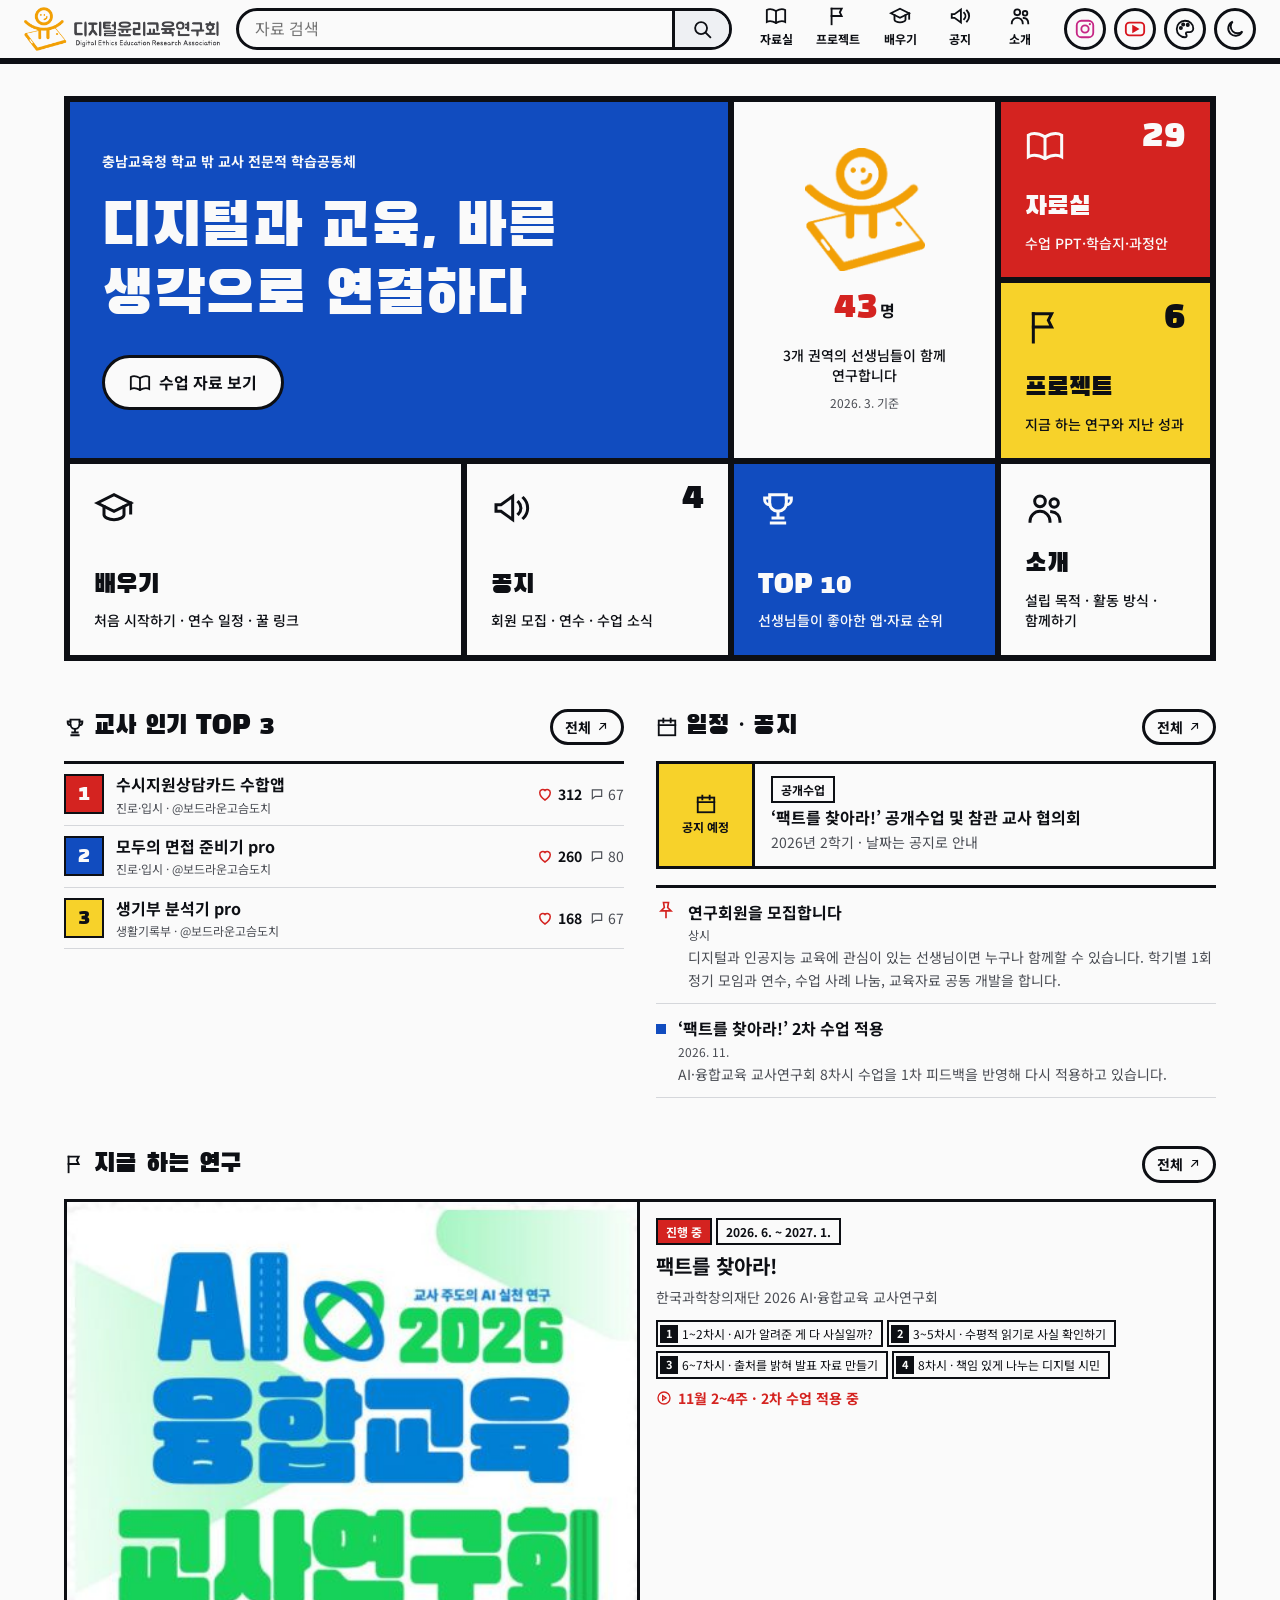
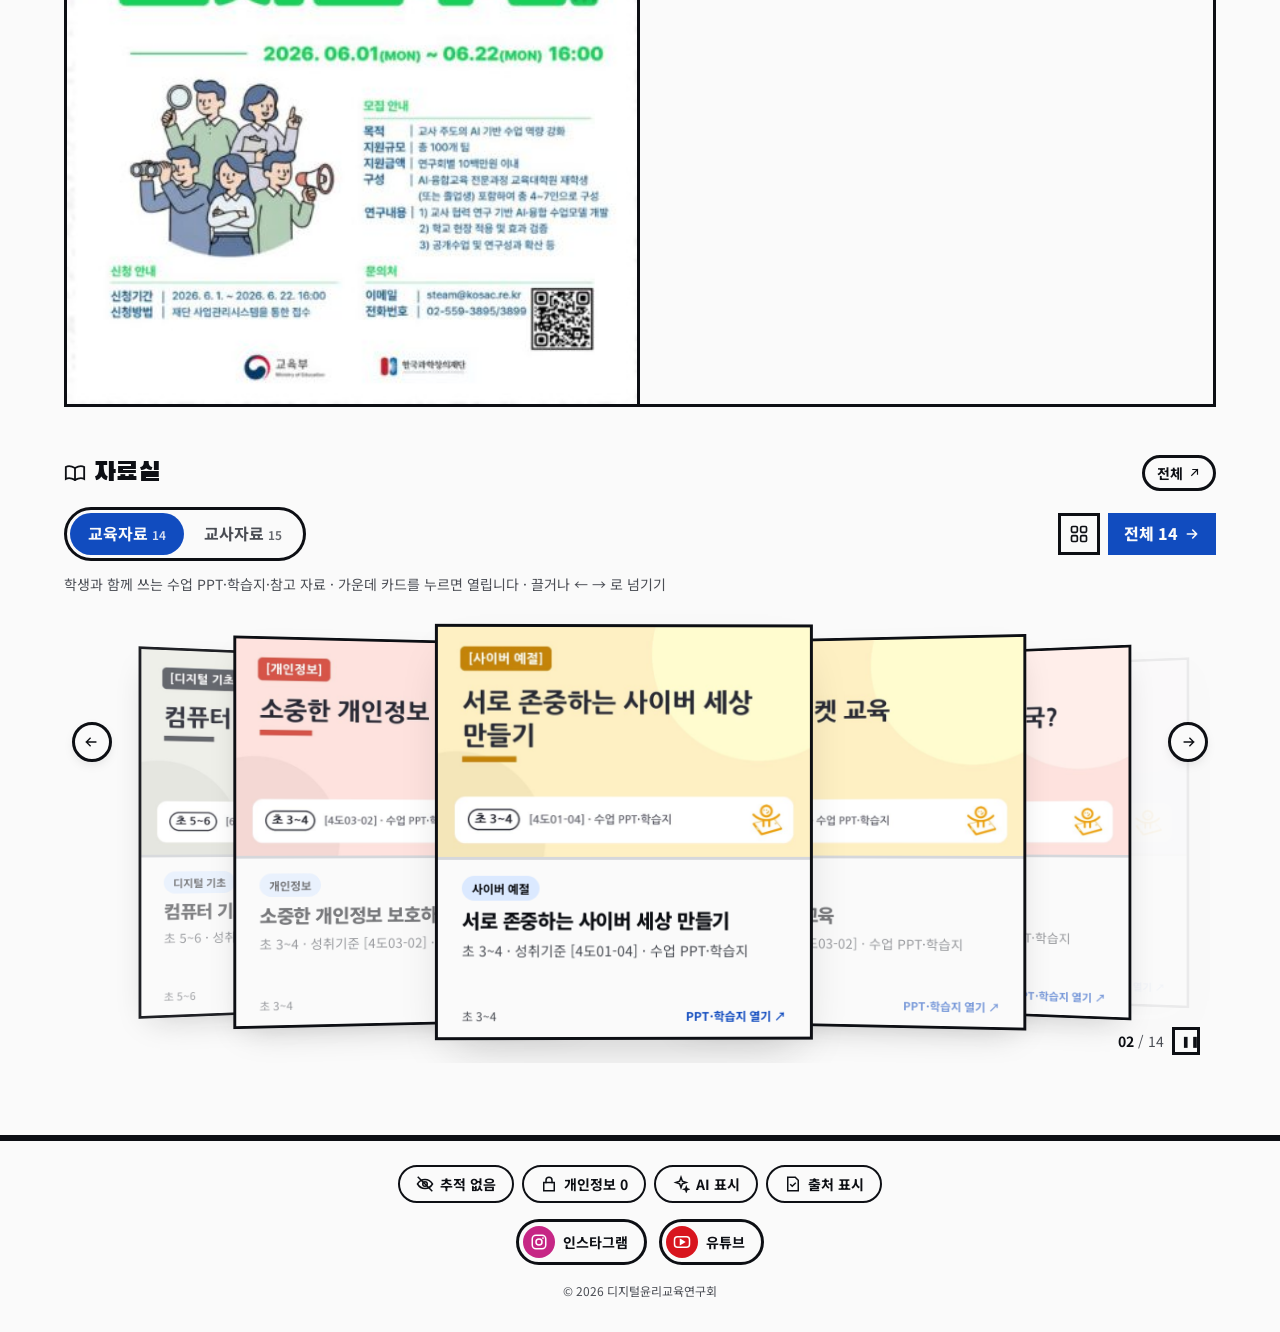
<file: d1/index.html>
<!doctype html>
<html lang="ko">
<head>
<meta charset="utf-8">
<meta name="viewport" content="width=device-width, initial-scale=1, viewport-fit=cover">
<meta name="robots" content="noindex, nofollow">
<title>디지털윤리교육연구회</title>
<meta name="description" content="디지털과 교육, 바른 생각으로 연결하다 — 충남 디지털윤리교육연구회">
<link rel="icon" href="../img/logo.png">
<link rel="preconnect" href="https://fonts.googleapis.com">
<link rel="preconnect" href="https://fonts.gstatic.com" crossorigin>
<link href="https://fonts.googleapis.com/css2?family=Black+Han+Sans&family=Noto+Sans+KR:wght@400;500;700;900&display=swap" rel="stylesheet">
<link rel="stylesheet" href="tokens.css">
<link rel="stylesheet" href="../style.css">
<script>window.BASE = "../"; try { localStorage.setItem("dew:design", "1"); } catch (e) {}</script>
</head>
<body>
<a class="skip" href="#main">본문 바로가기</a>

<header class="bar">
  <a class="logo" href="#/" aria-label="디지털윤리교육연구회 홈">
    <img class="logo-mark" src="../img/logo.png" alt="" width="38" height="39">
    <img class="logo-full lt" src="../img/lockup.png" alt="" width="703" height="158">
    <img class="logo-full dk" src="../img/lockup-dark.png" alt="" width="703" height="158">
  </a>
  <form class="search" role="search" id="topsearch">
    <label for="tq" class="vh">자료 검색</label>
    <input id="tq" type="search" placeholder="자료 검색" autocomplete="off">
    <button type="submit" aria-label="검색"><svg class="i"><use href="#i-search"/></svg></button>
  </form>
  <nav class="topnav" aria-label="주 메뉴">
    <a href="#/library"><svg class="i"><use href="#i-library"/></svg><span>자료실</span></a>
    <a href="#/projects"><svg class="i"><use href="#i-projects"/></svg><span>프로젝트</span></a>
    <a href="#/learn"><svg class="i"><use href="#i-learn"/></svg><span>배우기</span></a>
    <a href="#/notice"><svg class="i"><use href="#i-notice"/></svg><span>공지</span></a>
    <a href="#/about"><svg class="i"><use href="#i-about"/></svg><span>소개</span></a>
  </nav>
  <div class="tools">
    <a class="iconbtn sns-h ig" href="https://www.instagram.com/kwangseok_elementary/" target="_blank" rel="noopener noreferrer" aria-label="인스타그램 (새 창)" title="인스타그램"><svg class="i"><use href="#i-insta"/></svg></a>
    <a class="iconbtn sns-h yt" href="https://www.youtube.com/@bokma_wife" target="_blank" rel="noopener noreferrer" aria-label="유튜브 (새 창)" title="유튜브"><svg class="i"><use href="#i-youtube"/></svg></a>
    <details class="dpick">
      <summary class="iconbtn" aria-label="디자인 고르기" title="디자인 고르기"><svg class="i"><use href="#i-palette"/></svg></summary>
      <div class="dpick-menu">
        <a href="../d0/"><span class="sw sw0"></span>디자인 0 · 처음</a>
        <a href="./" aria-current="true"><span class="sw sw1"></span>디자인 1 · 몬드리안</a>
        <a href="../?d=2"><span class="sw sw2"></span>디자인 2 · 팝아트</a>
        <a href="../d3/"><span class="sw sw3"></span>디자인 3 · 또렷한 팝아트</a>
        <a href="../d4/"><span class="sw sw4"></span>디자인 4 · 포털</a>
        <a href="../d5/"><span class="sw sw5"></span>디자인 5 · 이미지</a>
      </div>
    </details>
    <button class="iconbtn theme" type="button" aria-label="화면 밝기 바꾸기" title="밝기"><svg class="i"><use href="#i-moon"/></svg></button>
  </div>
</header>

<main id="main" tabindex="-1"></main>

<footer class="foot">
  <ul class="promise" aria-label="이 사이트가 지키는 약속">
    <li title="방문 분석·광고 쿠키를 쓰지 않습니다"><svg class="i"><use href="#i-eye-off"/></svg><span>추적 없음</span></li>
    <li title="회원 가입이 없고 개인정보를 받지 않습니다"><svg class="i"><use href="#i-lock"/></svg><span>개인정보 0</span></li>
    <li title="AI 도움을 받은 글·그림에는 표시를 붙입니다"><svg class="i"><use href="#i-ai"/></svg><span>AI 표시</span></li>
    <li title="모든 자료에 만든 곳과 연도를 적습니다"><svg class="i"><use href="#i-source"/></svg><span>출처 표시</span></li>
  </ul>
  <nav class="social" aria-label="연구회 소식 채널">
    <a class="sns ig" href="https://www.instagram.com/kwangseok_elementary/" target="_blank" rel="noopener noreferrer"><span class="sns-ico"><svg class="i"><use href="#i-insta"/></svg></span><span>인스타그램</span></a>
    <a class="sns yt" href="https://www.youtube.com/@bokma_wife" target="_blank" rel="noopener noreferrer"><span class="sns-ico"><svg class="i"><use href="#i-youtube"/></svg></span><span>유튜브</span></a>
  </nav>
  <p class="foot-small" id="foot-small"></p>
</footer>

<nav class="tabbar" aria-label="빠른 메뉴">
  <a href="#/"><svg class="i"><use href="#i-home"/></svg><span>홈</span></a>
  <a href="#/library"><svg class="i"><use href="#i-library"/></svg><span>자료</span></a>
  <a href="#/projects"><svg class="i"><use href="#i-projects"/></svg><span>프로젝트</span></a>
  <a href="#/learn"><svg class="i"><use href="#i-learn"/></svg><span>배우기</span></a>
  <a href="#/about"><svg class="i"><use href="#i-about"/></svg><span>소개</span></a>
</nav>

<svg width="0" height="0" style="position:absolute" aria-hidden="true">
  <defs>
    <symbol id="i-home" viewBox="0 0 24 24"><path d="M3 11l9-7 9 7"/><path d="M5 10v10h5v-6h4v6h5V10"/></symbol>
    <symbol id="i-library" viewBox="0 0 24 24"><path d="M2 5.5C4.5 4 7.5 4 12 6.5c4.5-2.5 7.5-2.5 10-1v13c-2.5-1.5-5.5-1.5-10 1-4.5-2.5-7.5-2.5-10-1z"/><path d="M12 6.5v13"/></symbol>
    <symbol id="i-projects" viewBox="0 0 24 24"><path d="M5 21V4"/><path d="M5 4h11l-2 4 2 4H5"/></symbol>
    <symbol id="i-learn" viewBox="0 0 24 24"><path d="M2 9l10-5 10 5-10 5z"/><path d="M6 11.2V16c0 1.5 2.7 3 6 3s6-1.5 6-3v-4.8"/><path d="M22 9v6"/></symbol>
    <symbol id="i-notice" viewBox="0 0 24 24"><path d="M3 10v4h3l7 5V5L6 10z"/><path d="M16.5 8.5a5 5 0 0 1 0 7"/><path d="M19.5 6a8.5 8.5 0 0 1 0 12"/></symbol>
    <symbol id="i-about" viewBox="0 0 24 24"><circle cx="9" cy="8" r="3.2"/><path d="M3 20c0-3.3 2.7-6 6-6s6 2.7 6 6"/><circle cx="17.5" cy="9" r="2.5"/><path d="M16 14.2c3 .2 5 2.6 5 5.8"/></symbol>
    <symbol id="i-search" viewBox="0 0 24 24"><circle cx="11" cy="11" r="6.5"/><path d="M16 16l5 5"/></symbol>
    <symbol id="i-moon" viewBox="0 0 24 24"><path d="M20 14.5A8 8 0 1 1 9.5 4a6.5 6.5 0 0 0 10.5 10.5z"/></symbol>
    <symbol id="i-trophy" viewBox="0 0 24 24"><path d="M7 4h10v5a5 5 0 0 1-10 0z"/><path d="M7 6H4v1a3 3 0 0 0 3 3M17 6h3v1a3 3 0 0 1-3 3"/><path d="M12 14v4M8 21h8M9 18h6"/></symbol>
    <symbol id="i-ppt" viewBox="0 0 24 24"><rect x="3" y="4" width="18" height="12"/><path d="M12 16v4M8 20h8"/><path d="M8 12l3-3 2 2 3-3"/></symbol>
    <symbol id="i-sheet" viewBox="0 0 24 24"><path d="M6 3h9l4 4v14H6z"/><path d="M15 3v4h4"/><path d="M9 12h7M9 15.5h7M9 9h3"/></symbol>
    <symbol id="i-guide" viewBox="0 0 24 24"><rect x="5" y="4" width="14" height="17"/><path d="M9 4V2.5h6V4"/><path d="M8.5 10l2 2 4-4M8.5 16h7"/></symbol>
    <symbol id="i-out" viewBox="0 0 24 24"><path d="M8 16L18 6M10 6h8v8"/></symbol>
    <symbol id="i-calendar" viewBox="0 0 24 24"><rect x="3" y="5" width="18" height="16"/><path d="M3 10h18M8 3v4M16 3v4"/></symbol>
    <symbol id="i-pin" viewBox="0 0 24 24"><path d="M9 3h6l-1 6 4 4H6l4-4z"/><path d="M12 13v8"/></symbol>
    <symbol id="i-heart" viewBox="0 0 24 24"><path d="M12 20s-7-4.4-7-10a4 4 0 0 1 7-2.6A4 4 0 0 1 19 10c0 5.6-7 10-7 10z"/></symbol>
    <symbol id="i-chat" viewBox="0 0 24 24"><path d="M4 5h16v11H9l-5 4z"/></symbol>
    <symbol id="i-link" viewBox="0 0 24 24"><path d="M10 14a4 4 0 0 0 5.7 0l3-3a4 4 0 0 0-5.7-5.7l-1 1"/><path d="M14 10a4 4 0 0 0-5.7 0l-3 3a4 4 0 0 0 5.7 5.7l1-1"/></symbol>
    <symbol id="i-play" viewBox="0 0 24 24"><circle cx="12" cy="12" r="9"/><path d="M10 8.5l5 3.5-5 3.5z"/></symbol>
    <symbol id="i-target" viewBox="0 0 24 24"><circle cx="12" cy="12" r="9"/><circle cx="12" cy="12" r="5"/><circle cx="12" cy="12" r="1"/></symbol>
    <symbol id="i-team" viewBox="0 0 24 24"><circle cx="12" cy="7" r="3"/><circle cx="5" cy="10" r="2.2"/><circle cx="19" cy="10" r="2.2"/><path d="M7 20c0-2.8 2.2-5 5-5s5 2.2 5 5M1.5 19c0-2.2 1.6-4 3.5-4M22.5 19c0-2.2-1.6-4-3.5-4"/></symbol>
    <symbol id="i-map" viewBox="0 0 24 24"><path d="M3 6l6-2 6 2 6-2v14l-6 2-6-2-6 2z"/><path d="M9 4v14M15 6v14"/></symbol>
    <symbol id="i-join" viewBox="0 0 24 24"><circle cx="10" cy="8" r="3.5"/><path d="M3 20c0-3.6 3.1-6.5 7-6.5 1.6 0 3 .4 4.2 1.2"/><path d="M18 14v6M15 17h6"/></symbol>
    <symbol id="i-palette" viewBox="0 0 24 24"><path d="M12 3a9 9 0 1 0 0 18c1.2 0 1.8-.8 1.8-1.7 0-1-.8-1.4-.8-2.3 0-1 .8-1.6 1.8-1.6H17a4 4 0 0 0 4-4C21 6.6 17 3 12 3z"/><circle cx="7.5" cy="11" r="1.2"/><circle cx="10" cy="7" r="1.2"/><circle cx="15" cy="7.5" r="1.2"/></symbol>
    <symbol id="i-check" viewBox="0 0 24 24"><path d="M4 12.5l5 5L20 6.5"/></symbol>
    <symbol id="t-privacy" viewBox="0 0 24 24"><rect x="5" y="10" width="14" height="11"/><path d="M8 10V7a4 4 0 0 1 8 0v3"/><path d="M12 14.5v3"/></symbol>
    <symbol id="t-manners" viewBox="0 0 24 24"><path d="M4 5h16v11H9l-5 4z"/><path d="M12 13.5s-3-1.8-3-3.8a1.6 1.6 0 0 1 3-.8 1.6 1.6 0 0 1 3 .8c0 2-3 3.8-3 3.8z"/></symbol>
    <symbol id="t-overuse" viewBox="0 0 24 24"><rect x="7" y="2.5" width="10" height="19"/><path d="M11 18.5h2"/><path d="M9.5 7.5l5 5M14.5 7.5l-5 5"/></symbol>
    <symbol id="t-ai" viewBox="0 0 24 24"><rect x="6" y="6" width="12" height="12"/><path d="M9 2v4M15 2v4M9 18v4M15 18v4M2 9h4M2 15h4M18 9h4M18 15h4"/><path d="M10 10h4v4h-4z"/></symbol>
    <symbol id="t-media" viewBox="0 0 24 24"><path d="M2 12s3.6-6 10-6 10 6 10 6-3.6 6-10 6S2 12 2 12z"/><circle cx="12" cy="12" r="3"/></symbol>
    <symbol id="t-safety" viewBox="0 0 24 24"><path d="M12 3l8 3v6c0 4.5-3.4 8-8 9-4.6-1-8-4.5-8-9V6z"/><path d="M8.5 12l2.5 2.5 4.5-4.5"/></symbol>
    <symbol id="t-copyright" viewBox="0 0 24 24"><circle cx="12" cy="12" r="9"/><path d="M15 9.5a3.5 3.5 0 1 0 0 5"/></symbol>
    <symbol id="t-basic" viewBox="0 0 24 24"><rect x="3" y="4" width="18" height="12"/><path d="M8 20h8M12 16v4"/></symbol>
    <symbol id="t-citizen" viewBox="0 0 24 24"><circle cx="12" cy="12" r="9"/><path d="M3 12h18M12 3c2.5 2.6 3.8 5.6 3.8 9s-1.3 6.4-3.8 9c-2.5-2.6-3.8-5.6-3.8-9S9.5 5.6 12 3z"/></symbol>
    <symbol id="i-eye-off" viewBox="0 0 24 24"><path d="M2 12s3.6-6 10-6 10 6 10 6-3.6 6-10 6S2 12 2 12z"/><circle cx="12" cy="12" r="3"/><path d="M3 3l18 18"/></symbol>
    <symbol id="i-lock" viewBox="0 0 24 24"><rect x="5" y="10" width="14" height="11"/><path d="M8 10V7a4 4 0 0 1 8 0v3"/></symbol>
    <symbol id="i-ai" viewBox="0 0 24 24"><path d="M12 3l1.8 5.2L19 10l-5.2 1.8L12 17l-1.8-5.2L5 10l5.2-1.8z"/><path d="M19 16l.8 2.2L22 19l-2.2.8L19 22l-.8-2.2L16 19l2.2-.8z"/></symbol>
    <symbol id="i-source" viewBox="0 0 24 24"><path d="M5 3h10l4 4v14H5z"/><path d="M9 13l2 2 4-4"/></symbol>
    <symbol id="i-insta" viewBox="0 0 24 24"><rect x="3" y="3" width="18" height="18" rx="5"/><circle cx="12" cy="12" r="4"/><circle cx="17.3" cy="6.7" r="1.2" fill="currentColor" stroke="none"/></symbol>
    <symbol id="i-youtube" viewBox="0 0 24 24"><rect x="2" y="5" width="20" height="14" rx="4"/><path d="M10 9l5 3-5 3z" fill="currentColor"/></symbol>
  </defs>
</svg>

<script src="../data.js"></script>
<script src="../app.js"></script>
</body>
</html>
</file>
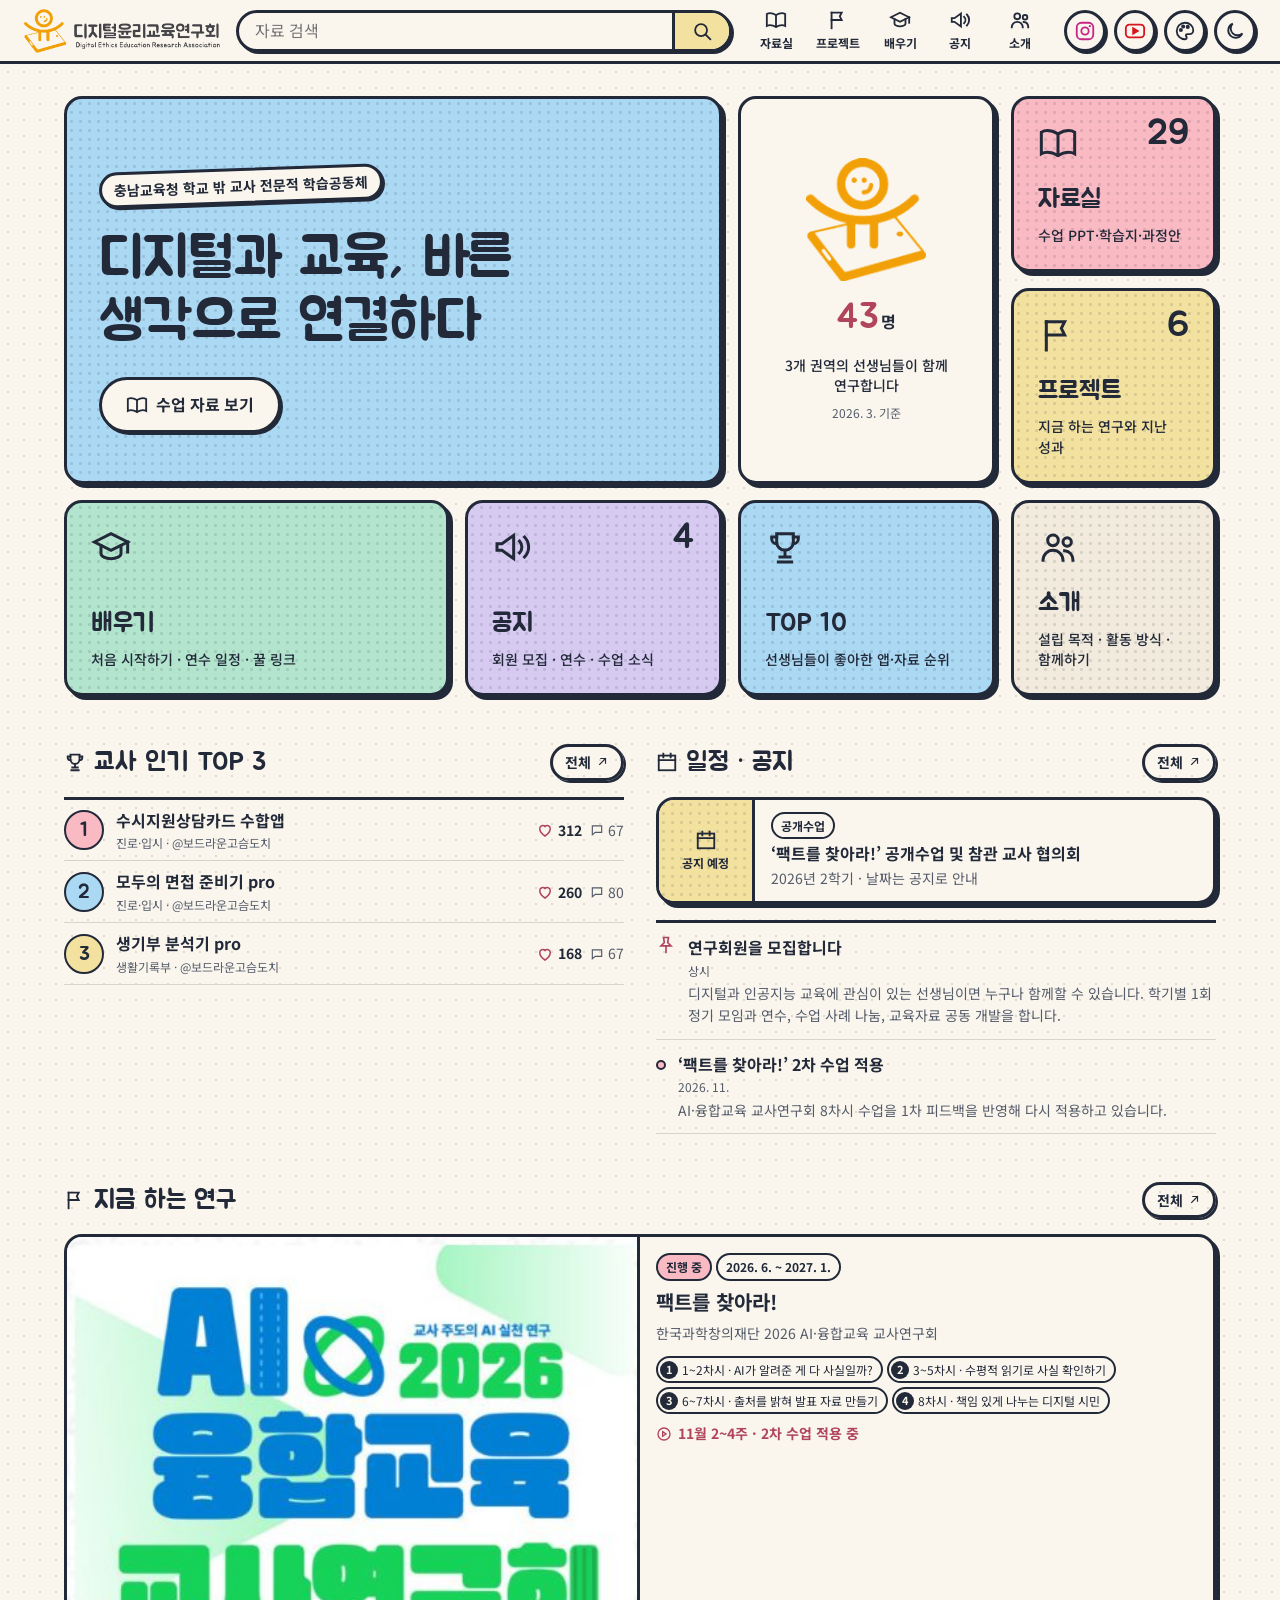
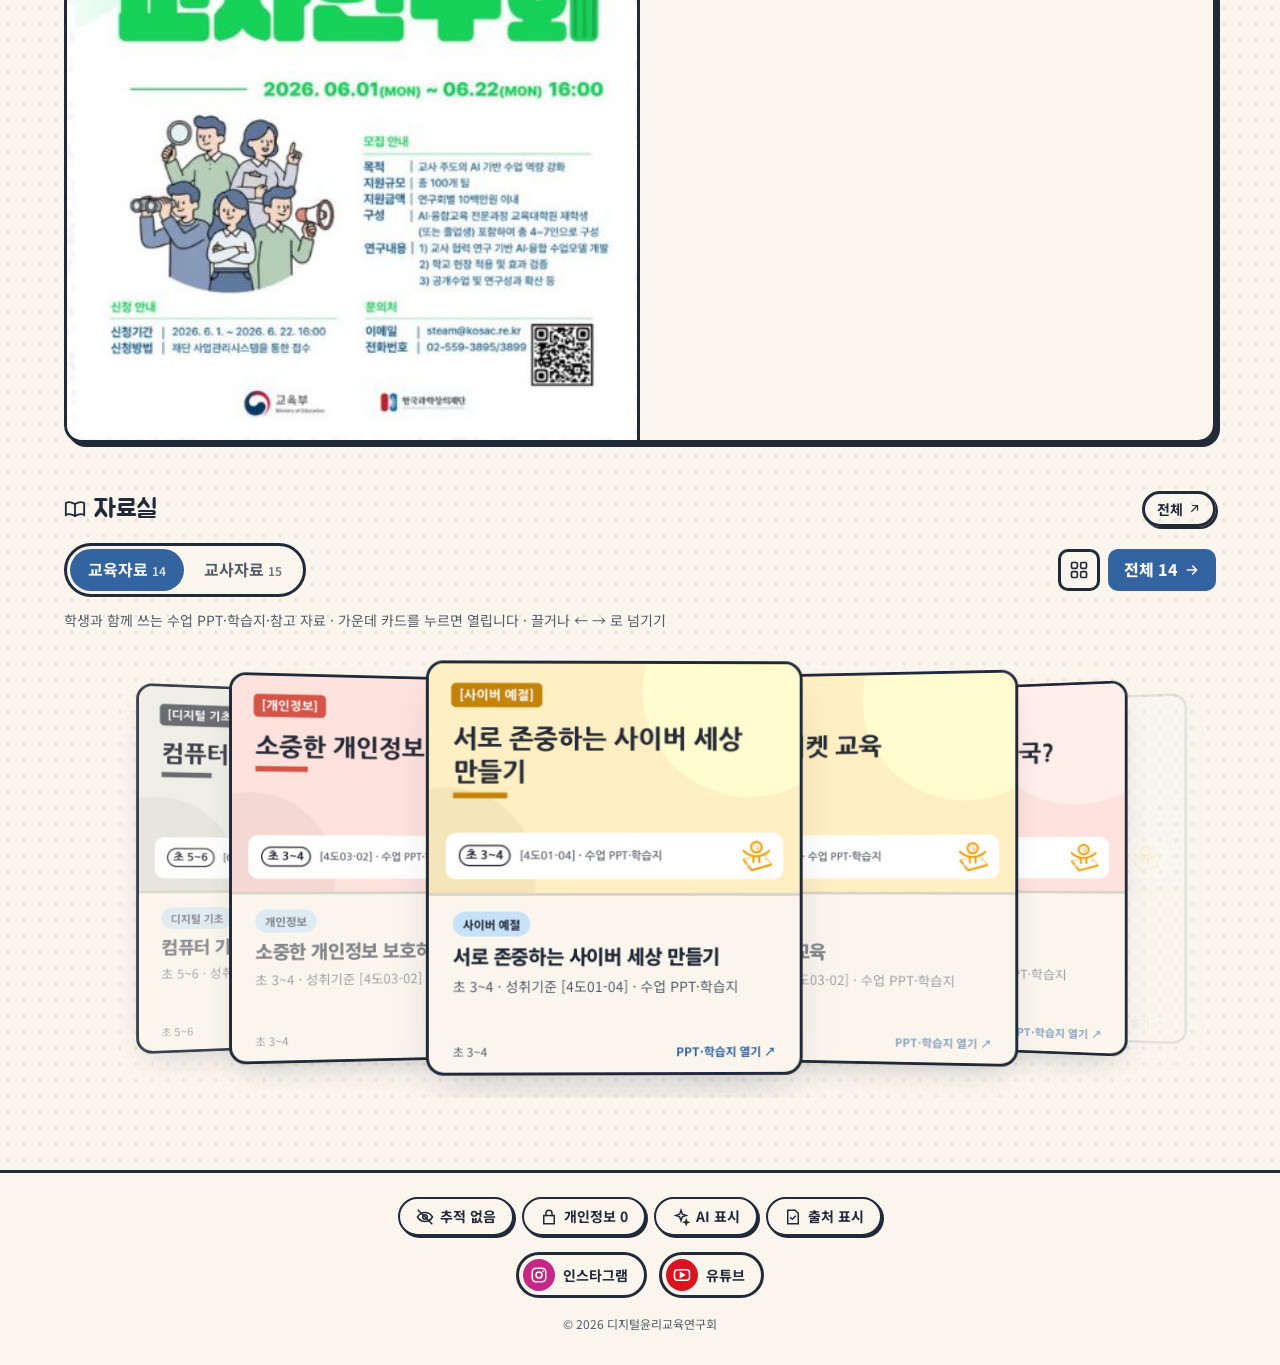
<file: d2/index.html>
<!doctype html>
<html lang="ko">
<head>
<meta charset="utf-8">
<meta name="viewport" content="width=device-width, initial-scale=1">
<meta name="robots" content="noindex, nofollow">
<title>디자인 2 · 디지털윤리교육연구회</title>
<script>location.replace("../?d=2" + location.hash);</script>
<noscript><meta http-equiv="refresh" content="0; url=../?d=2"></noscript>
</head>
<body>
<p><a href="../?d=2">디자인 2로 이동</a></p>
</body>
</html>
</file>
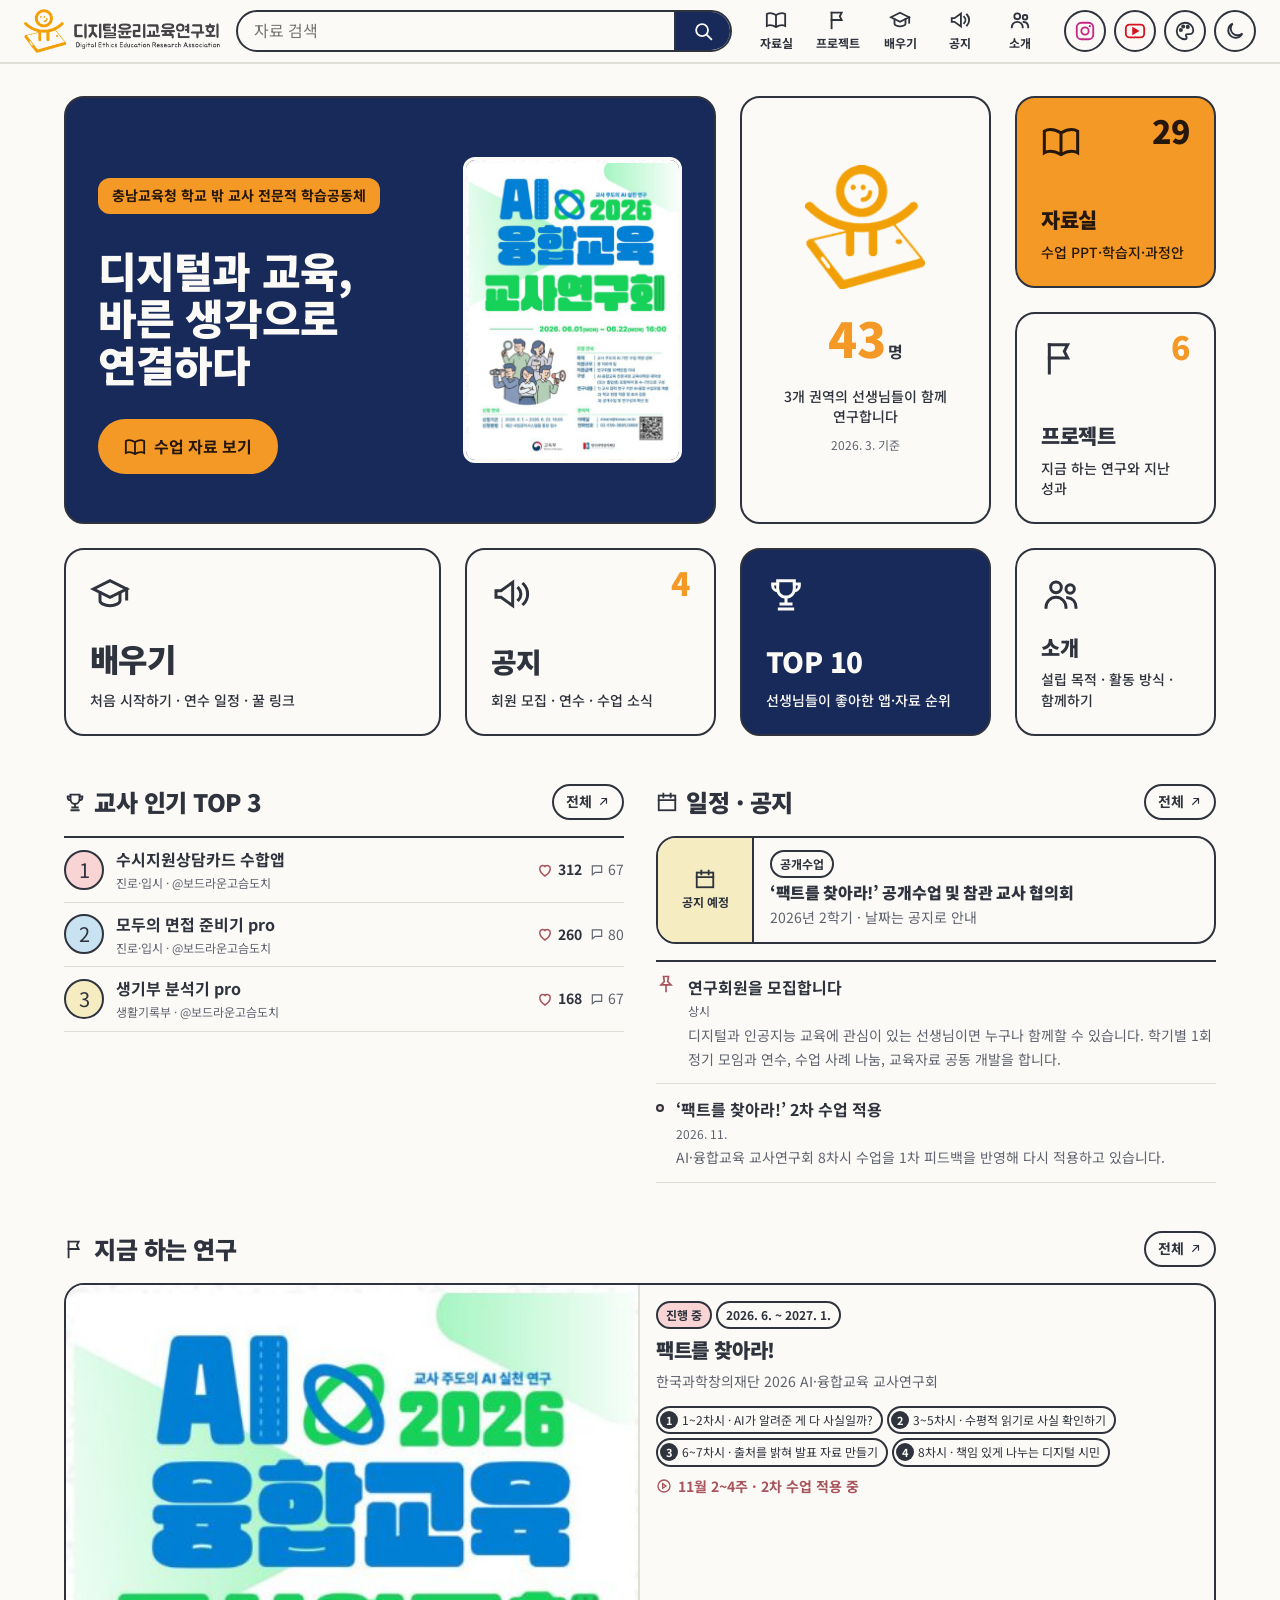
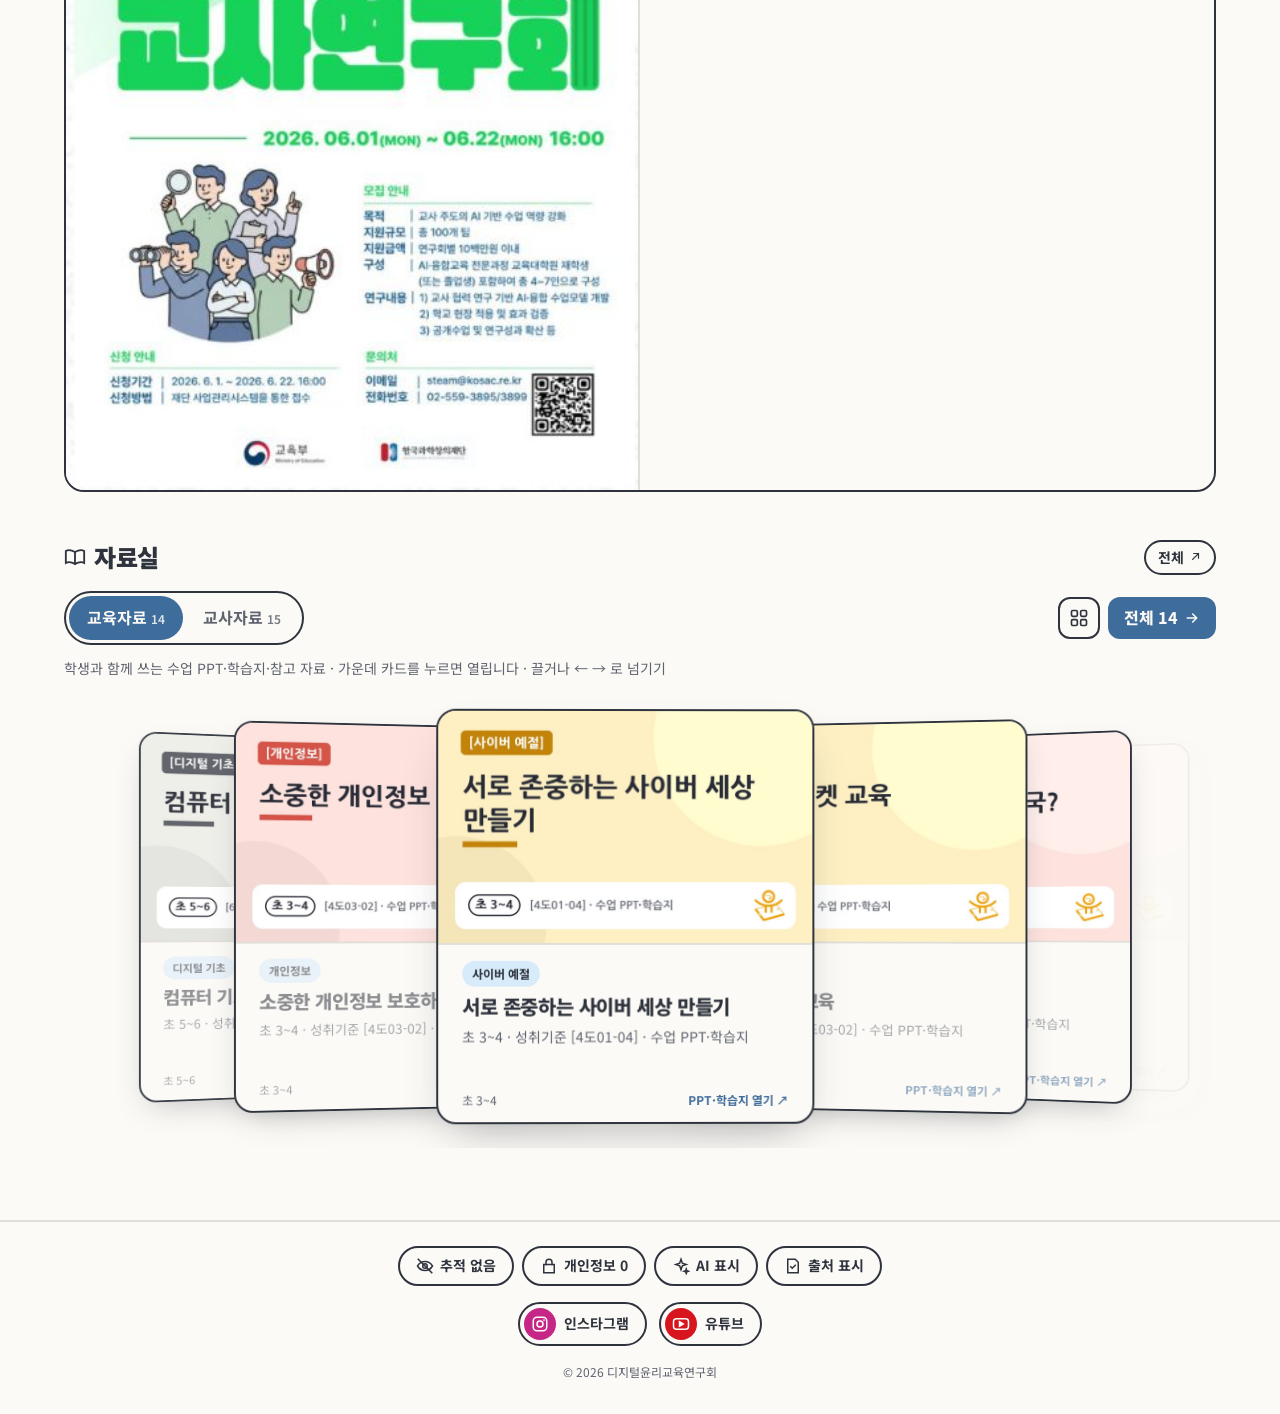
<file: d3/index.html>
<!doctype html>
<html lang="ko">
<head>
<meta charset="utf-8">
<meta name="viewport" content="width=device-width, initial-scale=1, viewport-fit=cover">
<meta name="robots" content="noindex, nofollow">
<title>디지털윤리교육연구회</title>
<meta name="description" content="디지털과 교육, 바른 생각으로 연결하다 — 충남 디지털윤리교육연구회">
<link rel="icon" href="../img/logo.png">
<link rel="preconnect" href="https://fonts.googleapis.com">
<link rel="preconnect" href="https://fonts.gstatic.com" crossorigin>
<link href="https://fonts.googleapis.com/css2?family=Noto+Sans+KR:wght@400;500;700;900&display=swap" rel="stylesheet">
<link rel="stylesheet" href="tokens.css">
<link rel="stylesheet" href="../style.css">
<link rel="stylesheet" href="../pop.css">
<link rel="stylesheet" href="../pop3.css">
<script>window.BASE = "../"; try { localStorage.setItem("dew:design", "3"); } catch (e) {}</script>
</head>
<body>
<a class="skip" href="#main">본문 바로가기</a>

<header class="bar">
  <a class="logo" href="#/" aria-label="디지털윤리교육연구회 홈">
    <img class="logo-mark" src="../img/logo.png" alt="" width="38" height="39">
    <img class="logo-full lt" src="../img/lockup.png" alt="" width="703" height="158">
    <img class="logo-full dk" src="../img/lockup-dark.png" alt="" width="703" height="158">
  </a>
  <form class="search" role="search" id="topsearch">
    <label for="tq" class="vh">자료 검색</label>
    <input id="tq" type="search" placeholder="자료 검색" autocomplete="off">
    <button type="submit" aria-label="검색"><svg class="i"><use href="#i-search"/></svg></button>
  </form>
  <nav class="topnav" aria-label="주 메뉴">
    <a href="#/library"><svg class="i"><use href="#i-library"/></svg><span>자료실</span></a>
    <a href="#/projects"><svg class="i"><use href="#i-projects"/></svg><span>프로젝트</span></a>
    <a href="#/learn"><svg class="i"><use href="#i-learn"/></svg><span>배우기</span></a>
    <a href="#/notice"><svg class="i"><use href="#i-notice"/></svg><span>공지</span></a>
    <a href="#/about"><svg class="i"><use href="#i-about"/></svg><span>소개</span></a>
  </nav>
  <div class="tools">
    <a class="iconbtn sns-h ig" href="https://www.instagram.com/kwangseok_elementary/" target="_blank" rel="noopener noreferrer" aria-label="인스타그램 (새 창)" title="인스타그램"><svg class="i"><use href="#i-insta"/></svg></a>
    <a class="iconbtn sns-h yt" href="https://www.youtube.com/@bokma_wife" target="_blank" rel="noopener noreferrer" aria-label="유튜브 (새 창)" title="유튜브"><svg class="i"><use href="#i-youtube"/></svg></a>
    <details class="dpick">
      <summary class="iconbtn" aria-label="디자인 고르기" title="디자인 고르기"><svg class="i"><use href="#i-palette"/></svg></summary>
      <div class="dpick-menu">
        <a href="../d0/"><span class="sw sw0"></span>디자인 0 · 처음</a>
        <a href="../d1/"><span class="sw sw1"></span>디자인 1 · 몬드리안</a>
        <a href="../?d=2"><span class="sw sw2"></span>디자인 2 · 팝아트</a>
        <a href="./" aria-current="true"><span class="sw sw3"></span>디자인 3 · 또렷한 팝아트</a>
        <a href="../d4/"><span class="sw sw4"></span>디자인 4 · 포털</a>
        <a href="../d5/"><span class="sw sw5"></span>디자인 5 · 이미지</a>
      </div>
    </details>
    <button class="iconbtn theme" type="button" aria-label="화면 밝기 바꾸기" title="밝기"><svg class="i"><use href="#i-moon"/></svg></button>
  </div>
</header>

<main id="main" tabindex="-1"></main>

<footer class="foot">
  <ul class="promise" aria-label="이 사이트가 지키는 약속">
    <li title="방문 분석·광고 쿠키를 쓰지 않습니다"><svg class="i"><use href="#i-eye-off"/></svg><span>추적 없음</span></li>
    <li title="회원 가입이 없고 개인정보를 받지 않습니다"><svg class="i"><use href="#i-lock"/></svg><span>개인정보 0</span></li>
    <li title="AI 도움을 받은 글·그림에는 표시를 붙입니다"><svg class="i"><use href="#i-ai"/></svg><span>AI 표시</span></li>
    <li title="모든 자료에 만든 곳과 연도를 적습니다"><svg class="i"><use href="#i-source"/></svg><span>출처 표시</span></li>
  </ul>
  <nav class="social" aria-label="연구회 소식 채널">
    <a class="sns ig" href="https://www.instagram.com/kwangseok_elementary/" target="_blank" rel="noopener noreferrer"><span class="sns-ico"><svg class="i"><use href="#i-insta"/></svg></span><span>인스타그램</span></a>
    <a class="sns yt" href="https://www.youtube.com/@bokma_wife" target="_blank" rel="noopener noreferrer"><span class="sns-ico"><svg class="i"><use href="#i-youtube"/></svg></span><span>유튜브</span></a>
  </nav>
  <p class="foot-small" id="foot-small"></p>
</footer>

<nav class="tabbar" aria-label="빠른 메뉴">
  <a href="#/"><svg class="i"><use href="#i-home"/></svg><span>홈</span></a>
  <a href="#/library"><svg class="i"><use href="#i-library"/></svg><span>자료</span></a>
  <a href="#/projects"><svg class="i"><use href="#i-projects"/></svg><span>프로젝트</span></a>
  <a href="#/learn"><svg class="i"><use href="#i-learn"/></svg><span>배우기</span></a>
  <a href="#/about"><svg class="i"><use href="#i-about"/></svg><span>소개</span></a>
</nav>

<svg width="0" height="0" style="position:absolute" aria-hidden="true">
  <defs>
    <symbol id="i-home" viewBox="0 0 24 24"><path d="M3 11l9-7 9 7"/><path d="M5 10v10h5v-6h4v6h5V10"/></symbol>
    <symbol id="i-library" viewBox="0 0 24 24"><path d="M2 5.5C4.5 4 7.5 4 12 6.5c4.5-2.5 7.5-2.5 10-1v13c-2.5-1.5-5.5-1.5-10 1-4.5-2.5-7.5-2.5-10-1z"/><path d="M12 6.5v13"/></symbol>
    <symbol id="i-projects" viewBox="0 0 24 24"><path d="M5 21V4"/><path d="M5 4h11l-2 4 2 4H5"/></symbol>
    <symbol id="i-learn" viewBox="0 0 24 24"><path d="M2 9l10-5 10 5-10 5z"/><path d="M6 11.2V16c0 1.5 2.7 3 6 3s6-1.5 6-3v-4.8"/><path d="M22 9v6"/></symbol>
    <symbol id="i-notice" viewBox="0 0 24 24"><path d="M3 10v4h3l7 5V5L6 10z"/><path d="M16.5 8.5a5 5 0 0 1 0 7"/><path d="M19.5 6a8.5 8.5 0 0 1 0 12"/></symbol>
    <symbol id="i-about" viewBox="0 0 24 24"><circle cx="9" cy="8" r="3.2"/><path d="M3 20c0-3.3 2.7-6 6-6s6 2.7 6 6"/><circle cx="17.5" cy="9" r="2.5"/><path d="M16 14.2c3 .2 5 2.6 5 5.8"/></symbol>
    <symbol id="i-search" viewBox="0 0 24 24"><circle cx="11" cy="11" r="6.5"/><path d="M16 16l5 5"/></symbol>
    <symbol id="i-moon" viewBox="0 0 24 24"><path d="M20 14.5A8 8 0 1 1 9.5 4a6.5 6.5 0 0 0 10.5 10.5z"/></symbol>
    <symbol id="i-trophy" viewBox="0 0 24 24"><path d="M7 4h10v5a5 5 0 0 1-10 0z"/><path d="M7 6H4v1a3 3 0 0 0 3 3M17 6h3v1a3 3 0 0 1-3 3"/><path d="M12 14v4M8 21h8M9 18h6"/></symbol>
    <symbol id="i-ppt" viewBox="0 0 24 24"><rect x="3" y="4" width="18" height="12"/><path d="M12 16v4M8 20h8"/><path d="M8 12l3-3 2 2 3-3"/></symbol>
    <symbol id="i-sheet" viewBox="0 0 24 24"><path d="M6 3h9l4 4v14H6z"/><path d="M15 3v4h4"/><path d="M9 12h7M9 15.5h7M9 9h3"/></symbol>
    <symbol id="i-guide" viewBox="0 0 24 24"><rect x="5" y="4" width="14" height="17"/><path d="M9 4V2.5h6V4"/><path d="M8.5 10l2 2 4-4M8.5 16h7"/></symbol>
    <symbol id="i-out" viewBox="0 0 24 24"><path d="M8 16L18 6M10 6h8v8"/></symbol>
    <symbol id="i-calendar" viewBox="0 0 24 24"><rect x="3" y="5" width="18" height="16"/><path d="M3 10h18M8 3v4M16 3v4"/></symbol>
    <symbol id="i-pin" viewBox="0 0 24 24"><path d="M9 3h6l-1 6 4 4H6l4-4z"/><path d="M12 13v8"/></symbol>
    <symbol id="i-heart" viewBox="0 0 24 24"><path d="M12 20s-7-4.4-7-10a4 4 0 0 1 7-2.6A4 4 0 0 1 19 10c0 5.6-7 10-7 10z"/></symbol>
    <symbol id="i-chat" viewBox="0 0 24 24"><path d="M4 5h16v11H9l-5 4z"/></symbol>
    <symbol id="i-link" viewBox="0 0 24 24"><path d="M10 14a4 4 0 0 0 5.7 0l3-3a4 4 0 0 0-5.7-5.7l-1 1"/><path d="M14 10a4 4 0 0 0-5.7 0l-3 3a4 4 0 0 0 5.7 5.7l1-1"/></symbol>
    <symbol id="i-play" viewBox="0 0 24 24"><circle cx="12" cy="12" r="9"/><path d="M10 8.5l5 3.5-5 3.5z"/></symbol>
    <symbol id="i-target" viewBox="0 0 24 24"><circle cx="12" cy="12" r="9"/><circle cx="12" cy="12" r="5"/><circle cx="12" cy="12" r="1"/></symbol>
    <symbol id="i-team" viewBox="0 0 24 24"><circle cx="12" cy="7" r="3"/><circle cx="5" cy="10" r="2.2"/><circle cx="19" cy="10" r="2.2"/><path d="M7 20c0-2.8 2.2-5 5-5s5 2.2 5 5M1.5 19c0-2.2 1.6-4 3.5-4M22.5 19c0-2.2-1.6-4-3.5-4"/></symbol>
    <symbol id="i-map" viewBox="0 0 24 24"><path d="M3 6l6-2 6 2 6-2v14l-6 2-6-2-6 2z"/><path d="M9 4v14M15 6v14"/></symbol>
    <symbol id="i-join" viewBox="0 0 24 24"><circle cx="10" cy="8" r="3.5"/><path d="M3 20c0-3.6 3.1-6.5 7-6.5 1.6 0 3 .4 4.2 1.2"/><path d="M18 14v6M15 17h6"/></symbol>
    <symbol id="i-palette" viewBox="0 0 24 24"><path d="M12 3a9 9 0 1 0 0 18c1.2 0 1.8-.8 1.8-1.7 0-1-.8-1.4-.8-2.3 0-1 .8-1.6 1.8-1.6H17a4 4 0 0 0 4-4C21 6.6 17 3 12 3z"/><circle cx="7.5" cy="11" r="1.2"/><circle cx="10" cy="7" r="1.2"/><circle cx="15" cy="7.5" r="1.2"/></symbol>
    <symbol id="i-check" viewBox="0 0 24 24"><path d="M4 12.5l5 5L20 6.5"/></symbol>
    <symbol id="t-privacy" viewBox="0 0 24 24"><rect x="5" y="10" width="14" height="11"/><path d="M8 10V7a4 4 0 0 1 8 0v3"/><path d="M12 14.5v3"/></symbol>
    <symbol id="t-manners" viewBox="0 0 24 24"><path d="M4 5h16v11H9l-5 4z"/><path d="M12 13.5s-3-1.8-3-3.8a1.6 1.6 0 0 1 3-.8 1.6 1.6 0 0 1 3 .8c0 2-3 3.8-3 3.8z"/></symbol>
    <symbol id="t-overuse" viewBox="0 0 24 24"><rect x="7" y="2.5" width="10" height="19"/><path d="M11 18.5h2"/><path d="M9.5 7.5l5 5M14.5 7.5l-5 5"/></symbol>
    <symbol id="t-ai" viewBox="0 0 24 24"><rect x="6" y="6" width="12" height="12"/><path d="M9 2v4M15 2v4M9 18v4M15 18v4M2 9h4M2 15h4M18 9h4M18 15h4"/><path d="M10 10h4v4h-4z"/></symbol>
    <symbol id="t-media" viewBox="0 0 24 24"><path d="M2 12s3.6-6 10-6 10 6 10 6-3.6 6-10 6S2 12 2 12z"/><circle cx="12" cy="12" r="3"/></symbol>
    <symbol id="t-safety" viewBox="0 0 24 24"><path d="M12 3l8 3v6c0 4.5-3.4 8-8 9-4.6-1-8-4.5-8-9V6z"/><path d="M8.5 12l2.5 2.5 4.5-4.5"/></symbol>
    <symbol id="t-copyright" viewBox="0 0 24 24"><circle cx="12" cy="12" r="9"/><path d="M15 9.5a3.5 3.5 0 1 0 0 5"/></symbol>
    <symbol id="t-basic" viewBox="0 0 24 24"><rect x="3" y="4" width="18" height="12"/><path d="M8 20h8M12 16v4"/></symbol>
    <symbol id="t-citizen" viewBox="0 0 24 24"><circle cx="12" cy="12" r="9"/><path d="M3 12h18M12 3c2.5 2.6 3.8 5.6 3.8 9s-1.3 6.4-3.8 9c-2.5-2.6-3.8-5.6-3.8-9S9.5 5.6 12 3z"/></symbol>
    <symbol id="i-eye-off" viewBox="0 0 24 24"><path d="M2 12s3.6-6 10-6 10 6 10 6-3.6 6-10 6S2 12 2 12z"/><circle cx="12" cy="12" r="3"/><path d="M3 3l18 18"/></symbol>
    <symbol id="i-lock" viewBox="0 0 24 24"><rect x="5" y="10" width="14" height="11"/><path d="M8 10V7a4 4 0 0 1 8 0v3"/></symbol>
    <symbol id="i-ai" viewBox="0 0 24 24"><path d="M12 3l1.8 5.2L19 10l-5.2 1.8L12 17l-1.8-5.2L5 10l5.2-1.8z"/><path d="M19 16l.8 2.2L22 19l-2.2.8L19 22l-.8-2.2L16 19l2.2-.8z"/></symbol>
    <symbol id="i-source" viewBox="0 0 24 24"><path d="M5 3h10l4 4v14H5z"/><path d="M9 13l2 2 4-4"/></symbol>
    <symbol id="i-insta" viewBox="0 0 24 24"><rect x="3" y="3" width="18" height="18" rx="5"/><circle cx="12" cy="12" r="4"/><circle cx="17.3" cy="6.7" r="1.2" fill="currentColor" stroke="none"/></symbol>
    <symbol id="i-youtube" viewBox="0 0 24 24"><rect x="2" y="5" width="20" height="14" rx="4"/><path d="M10 9l5 3-5 3z" fill="currentColor"/></symbol>
  </defs>
</svg>

<script src="../data.js"></script>
<script src="../app.js"></script>
</body>
</html>
</file>
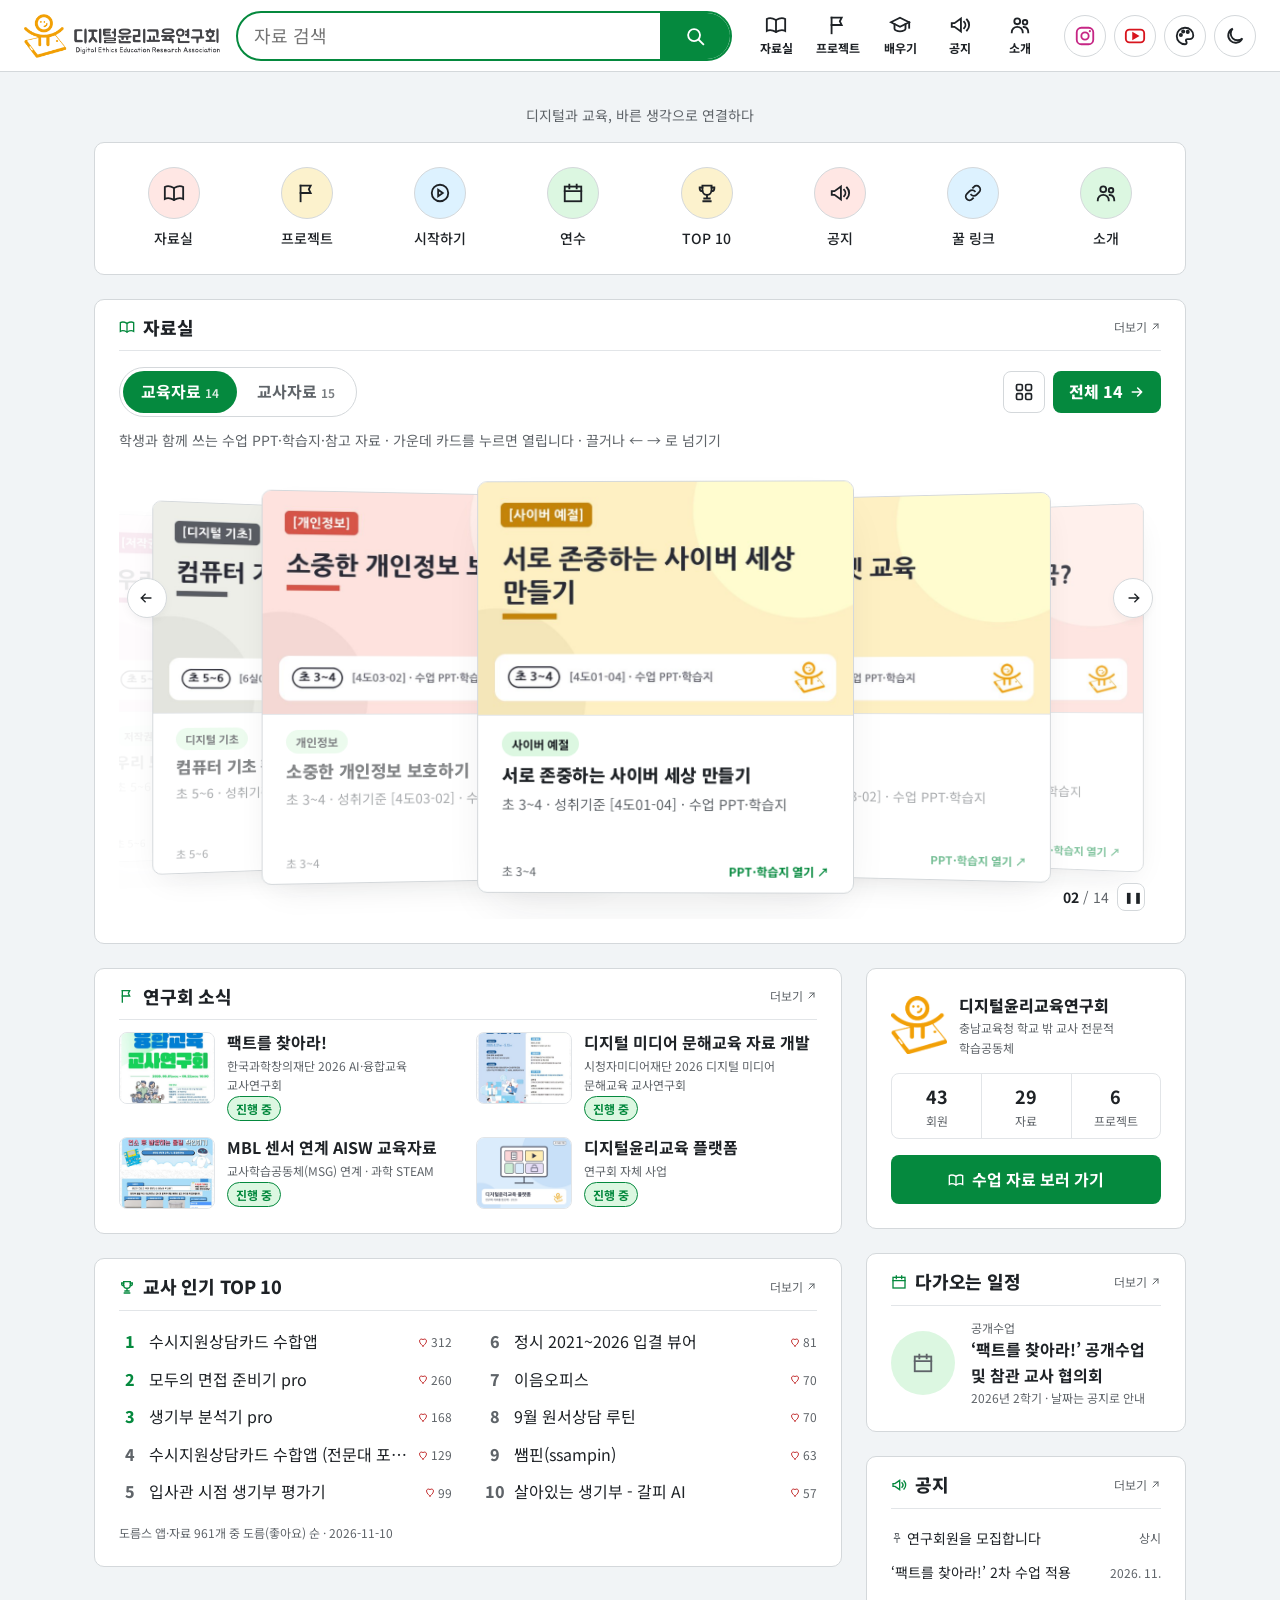
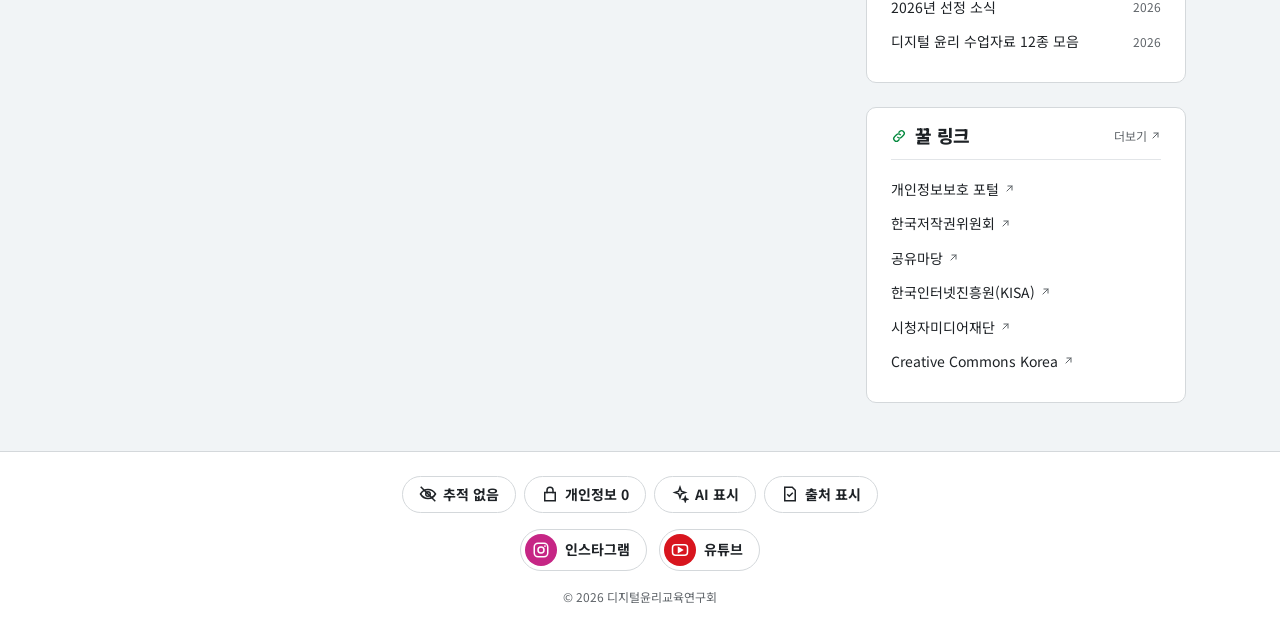
<file: d4/index.html>
<!doctype html>
<html lang="ko">
<head>
<meta charset="utf-8">
<meta name="viewport" content="width=device-width, initial-scale=1, viewport-fit=cover">
<meta name="robots" content="noindex, nofollow">
<title>디지털윤리교육연구회</title>
<meta name="description" content="디지털과 교육, 바른 생각으로 연결하다 — 충남 디지털윤리교육연구회">
<link rel="icon" href="../img/logo.png">
<link rel="preconnect" href="https://fonts.googleapis.com">
<link rel="preconnect" href="https://fonts.gstatic.com" crossorigin>
<link href="https://fonts.googleapis.com/css2?family=Noto+Sans+KR:wght@400;500;700;900&display=swap" rel="stylesheet">
<link rel="stylesheet" href="tokens.css">
<link rel="stylesheet" href="../style.css">
<link rel="stylesheet" href="portal.css">
<script>window.BASE = "../"; try { localStorage.setItem("dew:design", "4"); } catch (e) {}</script>
</head>
<body>
<a class="skip" href="#main">본문 바로가기</a>

<header class="bar">
  <a class="logo" href="#/" aria-label="디지털윤리교육연구회 홈">
    <img class="logo-mark" src="../img/logo.png" alt="" width="38" height="39">
    <img class="logo-full lt" src="../img/lockup.png" alt="" width="703" height="158">
    <img class="logo-full dk" src="../img/lockup-dark.png" alt="" width="703" height="158">
  </a>
  <form class="search" role="search" id="topsearch">
    <label for="tq" class="vh">자료 검색</label>
    <input id="tq" type="search" placeholder="자료 검색" autocomplete="off">
    <button type="submit" aria-label="검색"><svg class="i"><use href="#i-search"/></svg></button>
  </form>
  <nav class="topnav" aria-label="주 메뉴">
    <a href="#/library"><svg class="i"><use href="#i-library"/></svg><span>자료실</span></a>
    <a href="#/projects"><svg class="i"><use href="#i-projects"/></svg><span>프로젝트</span></a>
    <a href="#/learn"><svg class="i"><use href="#i-learn"/></svg><span>배우기</span></a>
    <a href="#/notice"><svg class="i"><use href="#i-notice"/></svg><span>공지</span></a>
    <a href="#/about"><svg class="i"><use href="#i-about"/></svg><span>소개</span></a>
  </nav>
  <div class="tools">
    <a class="iconbtn sns-h ig" href="https://www.instagram.com/kwangseok_elementary/" target="_blank" rel="noopener noreferrer" aria-label="인스타그램 (새 창)" title="인스타그램"><svg class="i"><use href="#i-insta"/></svg></a>
    <a class="iconbtn sns-h yt" href="https://www.youtube.com/@bokma_wife" target="_blank" rel="noopener noreferrer" aria-label="유튜브 (새 창)" title="유튜브"><svg class="i"><use href="#i-youtube"/></svg></a>
    <details class="dpick">
      <summary class="iconbtn" aria-label="디자인 고르기" title="디자인 고르기"><svg class="i"><use href="#i-palette"/></svg></summary>
      <div class="dpick-menu">
        <a href="../d0/"><span class="sw sw0"></span>디자인 0 · 처음</a>
        <a href="../d1/"><span class="sw sw1"></span>디자인 1 · 몬드리안</a>
        <a href="../?d=2"><span class="sw sw2"></span>디자인 2 · 팝아트</a>
        <a href="../d3/"><span class="sw sw3"></span>디자인 3 · 또렷한 팝아트</a>
        <a href="./" aria-current="true"><span class="sw sw4"></span>디자인 4 · 포털</a>
        <a href="../d5/"><span class="sw sw5"></span>디자인 5 · 이미지</a>
      </div>
    </details>
    <button class="iconbtn theme" type="button" aria-label="화면 밝기 바꾸기" title="밝기"><svg class="i"><use href="#i-moon"/></svg></button>
  </div>
</header>

<main id="main" tabindex="-1"></main>

<footer class="foot">
  <ul class="promise" aria-label="이 사이트가 지키는 약속">
    <li title="방문 분석·광고 쿠키를 쓰지 않습니다"><svg class="i"><use href="#i-eye-off"/></svg><span>추적 없음</span></li>
    <li title="회원 가입이 없고 개인정보를 받지 않습니다"><svg class="i"><use href="#i-lock"/></svg><span>개인정보 0</span></li>
    <li title="AI 도움을 받은 글·그림에는 표시를 붙입니다"><svg class="i"><use href="#i-ai"/></svg><span>AI 표시</span></li>
    <li title="모든 자료에 만든 곳과 연도를 적습니다"><svg class="i"><use href="#i-source"/></svg><span>출처 표시</span></li>
  </ul>
  <nav class="social" aria-label="연구회 소식 채널">
    <a class="sns ig" href="https://www.instagram.com/kwangseok_elementary/" target="_blank" rel="noopener noreferrer"><span class="sns-ico"><svg class="i"><use href="#i-insta"/></svg></span><span>인스타그램</span></a>
    <a class="sns yt" href="https://www.youtube.com/@bokma_wife" target="_blank" rel="noopener noreferrer"><span class="sns-ico"><svg class="i"><use href="#i-youtube"/></svg></span><span>유튜브</span></a>
  </nav>
  <p class="foot-small" id="foot-small"></p>
</footer>

<nav class="tabbar" aria-label="빠른 메뉴">
  <a href="#/"><svg class="i"><use href="#i-home"/></svg><span>홈</span></a>
  <a href="#/library"><svg class="i"><use href="#i-library"/></svg><span>자료</span></a>
  <a href="#/projects"><svg class="i"><use href="#i-projects"/></svg><span>프로젝트</span></a>
  <a href="#/learn"><svg class="i"><use href="#i-learn"/></svg><span>배우기</span></a>
  <a href="#/about"><svg class="i"><use href="#i-about"/></svg><span>소개</span></a>
</nav>

<svg width="0" height="0" style="position:absolute" aria-hidden="true">
  <defs>
    <symbol id="i-home" viewBox="0 0 24 24"><path d="M3 11l9-7 9 7"/><path d="M5 10v10h5v-6h4v6h5V10"/></symbol>
    <symbol id="i-library" viewBox="0 0 24 24"><path d="M2 5.5C4.5 4 7.5 4 12 6.5c4.5-2.5 7.5-2.5 10-1v13c-2.5-1.5-5.5-1.5-10 1-4.5-2.5-7.5-2.5-10-1z"/><path d="M12 6.5v13"/></symbol>
    <symbol id="i-projects" viewBox="0 0 24 24"><path d="M5 21V4"/><path d="M5 4h11l-2 4 2 4H5"/></symbol>
    <symbol id="i-learn" viewBox="0 0 24 24"><path d="M2 9l10-5 10 5-10 5z"/><path d="M6 11.2V16c0 1.5 2.7 3 6 3s6-1.5 6-3v-4.8"/><path d="M22 9v6"/></symbol>
    <symbol id="i-notice" viewBox="0 0 24 24"><path d="M3 10v4h3l7 5V5L6 10z"/><path d="M16.5 8.5a5 5 0 0 1 0 7"/><path d="M19.5 6a8.5 8.5 0 0 1 0 12"/></symbol>
    <symbol id="i-about" viewBox="0 0 24 24"><circle cx="9" cy="8" r="3.2"/><path d="M3 20c0-3.3 2.7-6 6-6s6 2.7 6 6"/><circle cx="17.5" cy="9" r="2.5"/><path d="M16 14.2c3 .2 5 2.6 5 5.8"/></symbol>
    <symbol id="i-search" viewBox="0 0 24 24"><circle cx="11" cy="11" r="6.5"/><path d="M16 16l5 5"/></symbol>
    <symbol id="i-moon" viewBox="0 0 24 24"><path d="M20 14.5A8 8 0 1 1 9.5 4a6.5 6.5 0 0 0 10.5 10.5z"/></symbol>
    <symbol id="i-trophy" viewBox="0 0 24 24"><path d="M7 4h10v5a5 5 0 0 1-10 0z"/><path d="M7 6H4v1a3 3 0 0 0 3 3M17 6h3v1a3 3 0 0 1-3 3"/><path d="M12 14v4M8 21h8M9 18h6"/></symbol>
    <symbol id="i-ppt" viewBox="0 0 24 24"><rect x="3" y="4" width="18" height="12"/><path d="M12 16v4M8 20h8"/><path d="M8 12l3-3 2 2 3-3"/></symbol>
    <symbol id="i-sheet" viewBox="0 0 24 24"><path d="M6 3h9l4 4v14H6z"/><path d="M15 3v4h4"/><path d="M9 12h7M9 15.5h7M9 9h3"/></symbol>
    <symbol id="i-guide" viewBox="0 0 24 24"><rect x="5" y="4" width="14" height="17"/><path d="M9 4V2.5h6V4"/><path d="M8.5 10l2 2 4-4M8.5 16h7"/></symbol>
    <symbol id="i-out" viewBox="0 0 24 24"><path d="M8 16L18 6M10 6h8v8"/></symbol>
    <symbol id="i-calendar" viewBox="0 0 24 24"><rect x="3" y="5" width="18" height="16"/><path d="M3 10h18M8 3v4M16 3v4"/></symbol>
    <symbol id="i-pin" viewBox="0 0 24 24"><path d="M9 3h6l-1 6 4 4H6l4-4z"/><path d="M12 13v8"/></symbol>
    <symbol id="i-heart" viewBox="0 0 24 24"><path d="M12 20s-7-4.4-7-10a4 4 0 0 1 7-2.6A4 4 0 0 1 19 10c0 5.6-7 10-7 10z"/></symbol>
    <symbol id="i-chat" viewBox="0 0 24 24"><path d="M4 5h16v11H9l-5 4z"/></symbol>
    <symbol id="i-link" viewBox="0 0 24 24"><path d="M10 14a4 4 0 0 0 5.7 0l3-3a4 4 0 0 0-5.7-5.7l-1 1"/><path d="M14 10a4 4 0 0 0-5.7 0l-3 3a4 4 0 0 0 5.7 5.7l1-1"/></symbol>
    <symbol id="i-play" viewBox="0 0 24 24"><circle cx="12" cy="12" r="9"/><path d="M10 8.5l5 3.5-5 3.5z"/></symbol>
    <symbol id="i-target" viewBox="0 0 24 24"><circle cx="12" cy="12" r="9"/><circle cx="12" cy="12" r="5"/><circle cx="12" cy="12" r="1"/></symbol>
    <symbol id="i-team" viewBox="0 0 24 24"><circle cx="12" cy="7" r="3"/><circle cx="5" cy="10" r="2.2"/><circle cx="19" cy="10" r="2.2"/><path d="M7 20c0-2.8 2.2-5 5-5s5 2.2 5 5M1.5 19c0-2.2 1.6-4 3.5-4M22.5 19c0-2.2-1.6-4-3.5-4"/></symbol>
    <symbol id="i-map" viewBox="0 0 24 24"><path d="M3 6l6-2 6 2 6-2v14l-6 2-6-2-6 2z"/><path d="M9 4v14M15 6v14"/></symbol>
    <symbol id="i-join" viewBox="0 0 24 24"><circle cx="10" cy="8" r="3.5"/><path d="M3 20c0-3.6 3.1-6.5 7-6.5 1.6 0 3 .4 4.2 1.2"/><path d="M18 14v6M15 17h6"/></symbol>
    <symbol id="i-palette" viewBox="0 0 24 24"><path d="M12 3a9 9 0 1 0 0 18c1.2 0 1.8-.8 1.8-1.7 0-1-.8-1.4-.8-2.3 0-1 .8-1.6 1.8-1.6H17a4 4 0 0 0 4-4C21 6.6 17 3 12 3z"/><circle cx="7.5" cy="11" r="1.2"/><circle cx="10" cy="7" r="1.2"/><circle cx="15" cy="7.5" r="1.2"/></symbol>
    <symbol id="i-check" viewBox="0 0 24 24"><path d="M4 12.5l5 5L20 6.5"/></symbol>
    <symbol id="t-privacy" viewBox="0 0 24 24"><rect x="5" y="10" width="14" height="11"/><path d="M8 10V7a4 4 0 0 1 8 0v3"/><path d="M12 14.5v3"/></symbol>
    <symbol id="t-manners" viewBox="0 0 24 24"><path d="M4 5h16v11H9l-5 4z"/><path d="M12 13.5s-3-1.8-3-3.8a1.6 1.6 0 0 1 3-.8 1.6 1.6 0 0 1 3 .8c0 2-3 3.8-3 3.8z"/></symbol>
    <symbol id="t-overuse" viewBox="0 0 24 24"><rect x="7" y="2.5" width="10" height="19"/><path d="M11 18.5h2"/><path d="M9.5 7.5l5 5M14.5 7.5l-5 5"/></symbol>
    <symbol id="t-ai" viewBox="0 0 24 24"><rect x="6" y="6" width="12" height="12"/><path d="M9 2v4M15 2v4M9 18v4M15 18v4M2 9h4M2 15h4M18 9h4M18 15h4"/><path d="M10 10h4v4h-4z"/></symbol>
    <symbol id="t-media" viewBox="0 0 24 24"><path d="M2 12s3.6-6 10-6 10 6 10 6-3.6 6-10 6S2 12 2 12z"/><circle cx="12" cy="12" r="3"/></symbol>
    <symbol id="t-safety" viewBox="0 0 24 24"><path d="M12 3l8 3v6c0 4.5-3.4 8-8 9-4.6-1-8-4.5-8-9V6z"/><path d="M8.5 12l2.5 2.5 4.5-4.5"/></symbol>
    <symbol id="t-copyright" viewBox="0 0 24 24"><circle cx="12" cy="12" r="9"/><path d="M15 9.5a3.5 3.5 0 1 0 0 5"/></symbol>
    <symbol id="t-basic" viewBox="0 0 24 24"><rect x="3" y="4" width="18" height="12"/><path d="M8 20h8M12 16v4"/></symbol>
    <symbol id="t-citizen" viewBox="0 0 24 24"><circle cx="12" cy="12" r="9"/><path d="M3 12h18M12 3c2.5 2.6 3.8 5.6 3.8 9s-1.3 6.4-3.8 9c-2.5-2.6-3.8-5.6-3.8-9S9.5 5.6 12 3z"/></symbol>
    <symbol id="i-eye-off" viewBox="0 0 24 24"><path d="M2 12s3.6-6 10-6 10 6 10 6-3.6 6-10 6S2 12 2 12z"/><circle cx="12" cy="12" r="3"/><path d="M3 3l18 18"/></symbol>
    <symbol id="i-lock" viewBox="0 0 24 24"><rect x="5" y="10" width="14" height="11"/><path d="M8 10V7a4 4 0 0 1 8 0v3"/></symbol>
    <symbol id="i-ai" viewBox="0 0 24 24"><path d="M12 3l1.8 5.2L19 10l-5.2 1.8L12 17l-1.8-5.2L5 10l5.2-1.8z"/><path d="M19 16l.8 2.2L22 19l-2.2.8L19 22l-.8-2.2L16 19l2.2-.8z"/></symbol>
    <symbol id="i-source" viewBox="0 0 24 24"><path d="M5 3h10l4 4v14H5z"/><path d="M9 13l2 2 4-4"/></symbol>
    <symbol id="i-insta" viewBox="0 0 24 24"><rect x="3" y="3" width="18" height="18" rx="5"/><circle cx="12" cy="12" r="4"/><circle cx="17.3" cy="6.7" r="1.2" fill="currentColor" stroke="none"/></symbol>
    <symbol id="i-youtube" viewBox="0 0 24 24"><rect x="2" y="5" width="20" height="14" rx="4"/><path d="M10 9l5 3-5 3z" fill="currentColor"/></symbol>
  </defs>
</svg>

<script src="../data.js"></script>
<script src="portal.js"></script>
<script src="../app.js"></script>
</body>
</html>
</file>
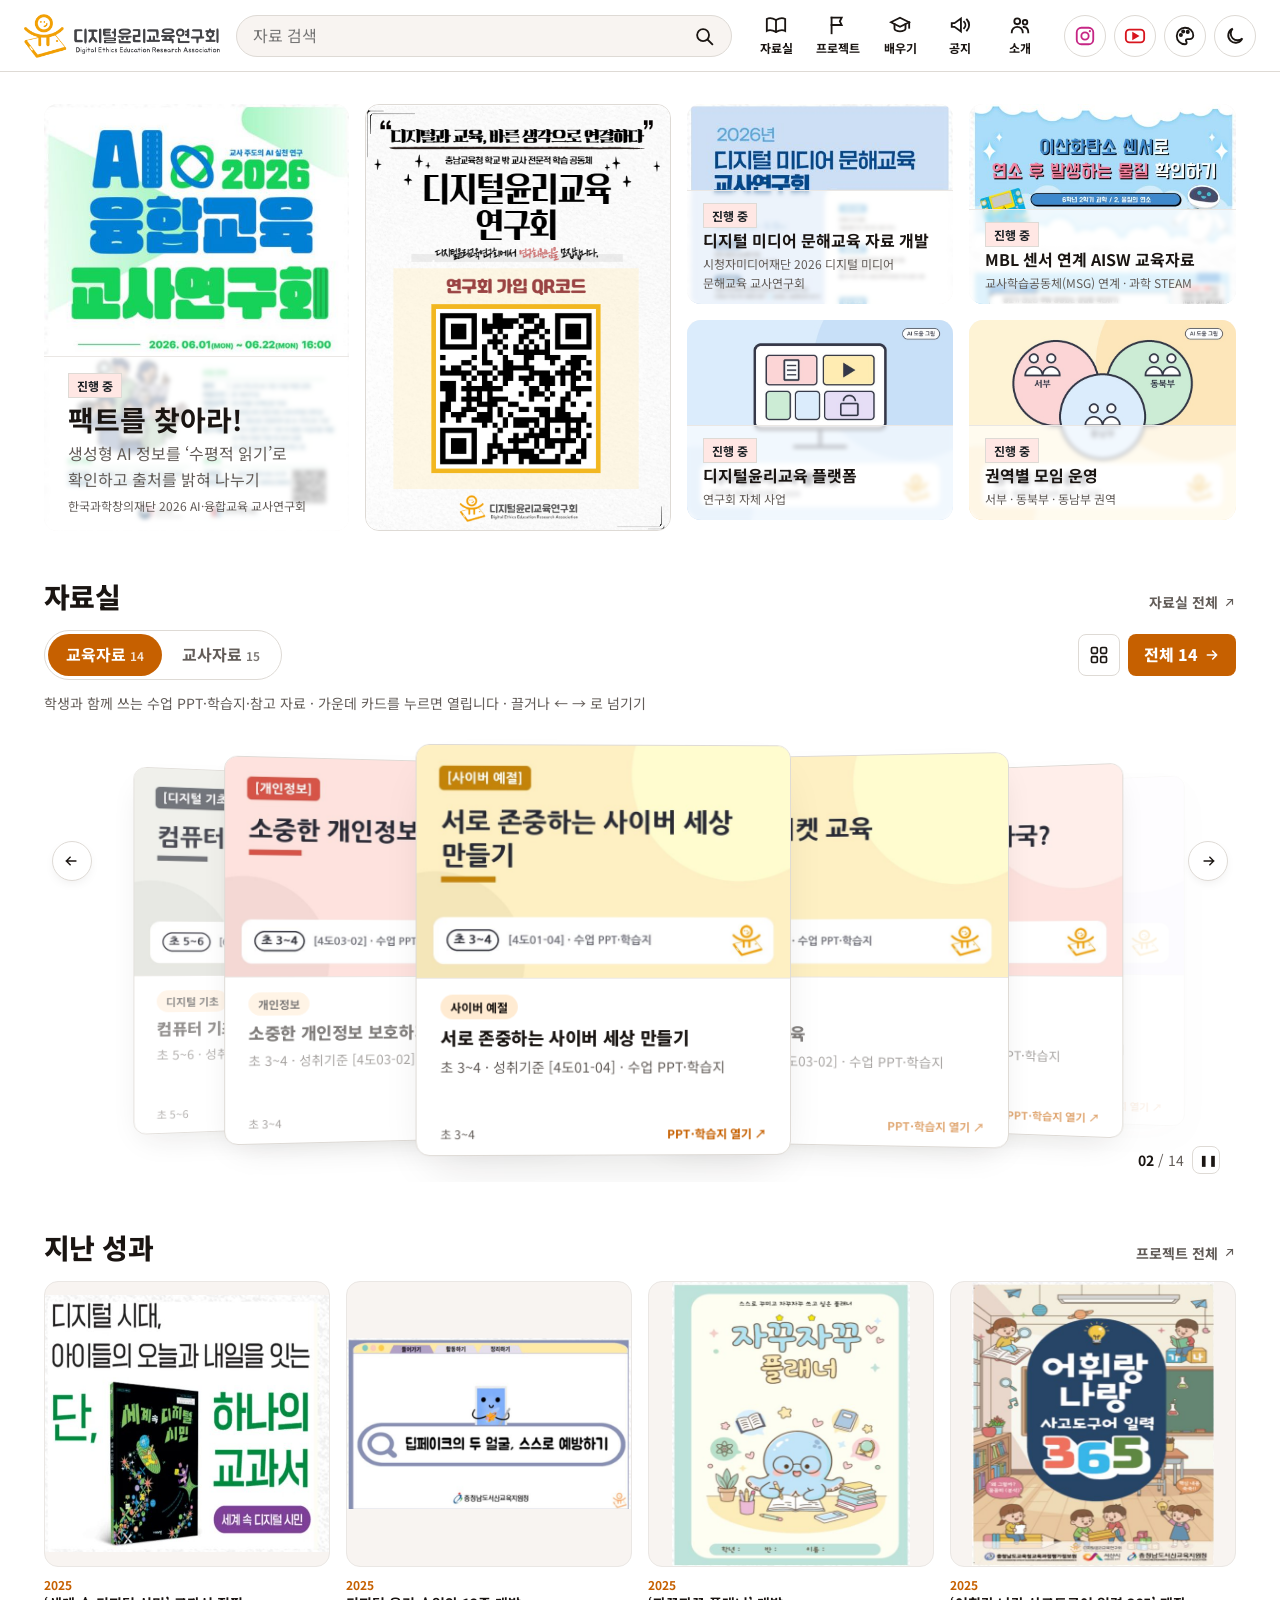
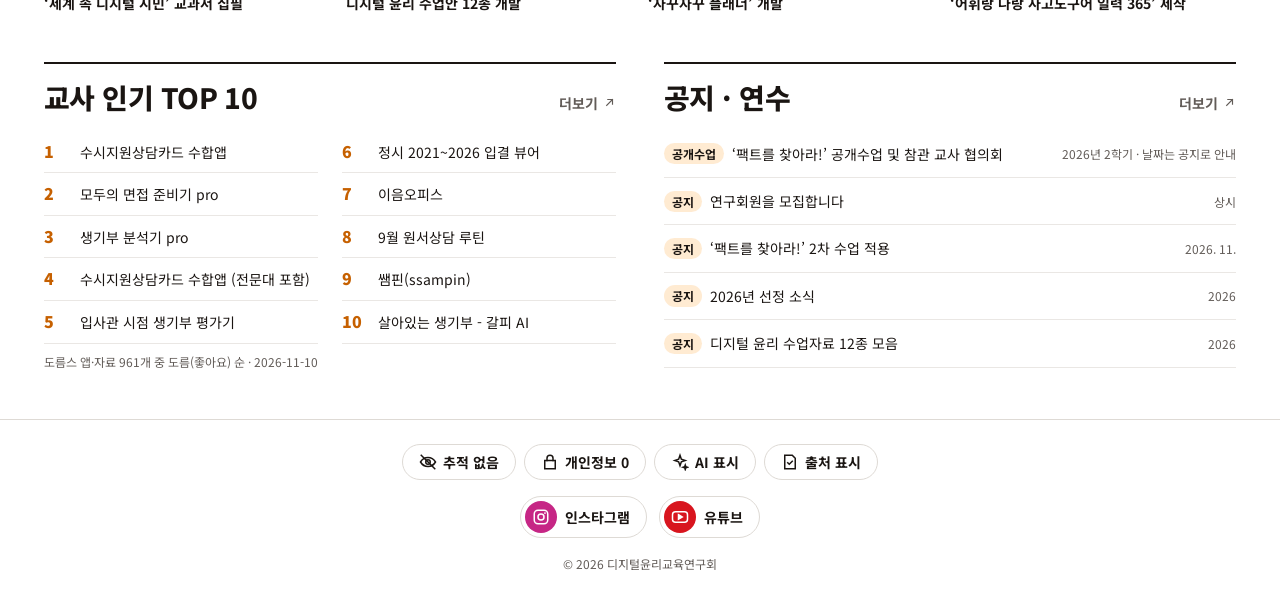
<file: d5/index.html>
<!doctype html>
<html lang="ko">
<head>
<meta charset="utf-8">
<meta name="viewport" content="width=device-width, initial-scale=1, viewport-fit=cover">
<meta name="robots" content="noindex, nofollow">
<title>디지털윤리교육연구회</title>
<meta name="description" content="디지털과 교육, 바른 생각으로 연결하다 — 충남 디지털윤리교육연구회">
<link rel="icon" href="../img/logo.png">
<link rel="preconnect" href="https://fonts.googleapis.com">
<link rel="preconnect" href="https://fonts.gstatic.com" crossorigin>
<link href="https://fonts.googleapis.com/css2?family=Noto+Sans+KR:wght@400;500;700;900&display=swap" rel="stylesheet">
<link rel="stylesheet" href="tokens.css">
<link rel="stylesheet" href="../style.css">
<link rel="stylesheet" href="mag.css">
<script>window.BASE = "../"; try { localStorage.setItem("dew:design", "5"); } catch (e) {}</script>
</head>
<body>
<a class="skip" href="#main">본문 바로가기</a>

<header class="bar">
  <a class="logo" href="#/" aria-label="디지털윤리교육연구회 홈">
    <img class="logo-mark" src="../img/logo.png" alt="" width="38" height="39">
    <img class="logo-full lt" src="../img/lockup.png" alt="" width="703" height="158">
    <img class="logo-full dk" src="../img/lockup-dark.png" alt="" width="703" height="158">
  </a>
  <form class="search" role="search" id="topsearch">
    <label for="tq" class="vh">자료 검색</label>
    <input id="tq" type="search" placeholder="자료 검색" autocomplete="off">
    <button type="submit" aria-label="검색"><svg class="i"><use href="#i-search"/></svg></button>
  </form>
  <nav class="topnav" aria-label="주 메뉴">
    <a href="#/library"><svg class="i"><use href="#i-library"/></svg><span>자료실</span></a>
    <a href="#/projects"><svg class="i"><use href="#i-projects"/></svg><span>프로젝트</span></a>
    <a href="#/learn"><svg class="i"><use href="#i-learn"/></svg><span>배우기</span></a>
    <a href="#/notice"><svg class="i"><use href="#i-notice"/></svg><span>공지</span></a>
    <a href="#/about"><svg class="i"><use href="#i-about"/></svg><span>소개</span></a>
  </nav>
  <div class="tools">
    <a class="iconbtn sns-h ig" href="https://www.instagram.com/kwangseok_elementary/" target="_blank" rel="noopener noreferrer" aria-label="인스타그램 (새 창)" title="인스타그램"><svg class="i"><use href="#i-insta"/></svg></a>
    <a class="iconbtn sns-h yt" href="https://www.youtube.com/@bokma_wife" target="_blank" rel="noopener noreferrer" aria-label="유튜브 (새 창)" title="유튜브"><svg class="i"><use href="#i-youtube"/></svg></a>
    <details class="dpick">
      <summary class="iconbtn" aria-label="디자인 고르기" title="디자인 고르기"><svg class="i"><use href="#i-palette"/></svg></summary>
      <div class="dpick-menu">
        <a href="../d0/"><span class="sw sw0"></span>디자인 0 · 처음</a>
        <a href="../d1/"><span class="sw sw1"></span>디자인 1 · 몬드리안</a>
        <a href="../?d=2"><span class="sw sw2"></span>디자인 2 · 팝아트</a>
        <a href="../d3/"><span class="sw sw3"></span>디자인 3 · 또렷한 팝아트</a>
        <a href="../d4/"><span class="sw sw4"></span>디자인 4 · 포털</a>
        <a href="./" aria-current="true"><span class="sw sw5"></span>디자인 5 · 이미지</a>
      </div>
    </details>
    <button class="iconbtn theme" type="button" aria-label="화면 밝기 바꾸기" title="밝기"><svg class="i"><use href="#i-moon"/></svg></button>
  </div>
</header>

<main id="main" tabindex="-1"></main>

<footer class="foot">
  <ul class="promise" aria-label="이 사이트가 지키는 약속">
    <li title="방문 분석·광고 쿠키를 쓰지 않습니다"><svg class="i"><use href="#i-eye-off"/></svg><span>추적 없음</span></li>
    <li title="회원 가입이 없고 개인정보를 받지 않습니다"><svg class="i"><use href="#i-lock"/></svg><span>개인정보 0</span></li>
    <li title="AI 도움을 받은 글·그림에는 표시를 붙입니다"><svg class="i"><use href="#i-ai"/></svg><span>AI 표시</span></li>
    <li title="모든 자료에 만든 곳과 연도를 적습니다"><svg class="i"><use href="#i-source"/></svg><span>출처 표시</span></li>
  </ul>
  <nav class="social" aria-label="연구회 소식 채널">
    <a class="sns ig" href="https://www.instagram.com/kwangseok_elementary/" target="_blank" rel="noopener noreferrer"><span class="sns-ico"><svg class="i"><use href="#i-insta"/></svg></span><span>인스타그램</span></a>
    <a class="sns yt" href="https://www.youtube.com/@bokma_wife" target="_blank" rel="noopener noreferrer"><span class="sns-ico"><svg class="i"><use href="#i-youtube"/></svg></span><span>유튜브</span></a>
  </nav>
  <p class="foot-small" id="foot-small"></p>
</footer>

<nav class="tabbar" aria-label="빠른 메뉴">
  <a href="#/"><svg class="i"><use href="#i-home"/></svg><span>홈</span></a>
  <a href="#/library"><svg class="i"><use href="#i-library"/></svg><span>자료</span></a>
  <a href="#/projects"><svg class="i"><use href="#i-projects"/></svg><span>프로젝트</span></a>
  <a href="#/learn"><svg class="i"><use href="#i-learn"/></svg><span>배우기</span></a>
  <a href="#/about"><svg class="i"><use href="#i-about"/></svg><span>소개</span></a>
</nav>

<svg width="0" height="0" style="position:absolute" aria-hidden="true">
  <defs>
    <symbol id="i-home" viewBox="0 0 24 24"><path d="M3 11l9-7 9 7"/><path d="M5 10v10h5v-6h4v6h5V10"/></symbol>
    <symbol id="i-library" viewBox="0 0 24 24"><path d="M2 5.5C4.5 4 7.5 4 12 6.5c4.5-2.5 7.5-2.5 10-1v13c-2.5-1.5-5.5-1.5-10 1-4.5-2.5-7.5-2.5-10-1z"/><path d="M12 6.5v13"/></symbol>
    <symbol id="i-projects" viewBox="0 0 24 24"><path d="M5 21V4"/><path d="M5 4h11l-2 4 2 4H5"/></symbol>
    <symbol id="i-learn" viewBox="0 0 24 24"><path d="M2 9l10-5 10 5-10 5z"/><path d="M6 11.2V16c0 1.5 2.7 3 6 3s6-1.5 6-3v-4.8"/><path d="M22 9v6"/></symbol>
    <symbol id="i-notice" viewBox="0 0 24 24"><path d="M3 10v4h3l7 5V5L6 10z"/><path d="M16.5 8.5a5 5 0 0 1 0 7"/><path d="M19.5 6a8.5 8.5 0 0 1 0 12"/></symbol>
    <symbol id="i-about" viewBox="0 0 24 24"><circle cx="9" cy="8" r="3.2"/><path d="M3 20c0-3.3 2.7-6 6-6s6 2.7 6 6"/><circle cx="17.5" cy="9" r="2.5"/><path d="M16 14.2c3 .2 5 2.6 5 5.8"/></symbol>
    <symbol id="i-search" viewBox="0 0 24 24"><circle cx="11" cy="11" r="6.5"/><path d="M16 16l5 5"/></symbol>
    <symbol id="i-moon" viewBox="0 0 24 24"><path d="M20 14.5A8 8 0 1 1 9.5 4a6.5 6.5 0 0 0 10.5 10.5z"/></symbol>
    <symbol id="i-trophy" viewBox="0 0 24 24"><path d="M7 4h10v5a5 5 0 0 1-10 0z"/><path d="M7 6H4v1a3 3 0 0 0 3 3M17 6h3v1a3 3 0 0 1-3 3"/><path d="M12 14v4M8 21h8M9 18h6"/></symbol>
    <symbol id="i-ppt" viewBox="0 0 24 24"><rect x="3" y="4" width="18" height="12"/><path d="M12 16v4M8 20h8"/><path d="M8 12l3-3 2 2 3-3"/></symbol>
    <symbol id="i-sheet" viewBox="0 0 24 24"><path d="M6 3h9l4 4v14H6z"/><path d="M15 3v4h4"/><path d="M9 12h7M9 15.5h7M9 9h3"/></symbol>
    <symbol id="i-guide" viewBox="0 0 24 24"><rect x="5" y="4" width="14" height="17"/><path d="M9 4V2.5h6V4"/><path d="M8.5 10l2 2 4-4M8.5 16h7"/></symbol>
    <symbol id="i-out" viewBox="0 0 24 24"><path d="M8 16L18 6M10 6h8v8"/></symbol>
    <symbol id="i-calendar" viewBox="0 0 24 24"><rect x="3" y="5" width="18" height="16"/><path d="M3 10h18M8 3v4M16 3v4"/></symbol>
    <symbol id="i-pin" viewBox="0 0 24 24"><path d="M9 3h6l-1 6 4 4H6l4-4z"/><path d="M12 13v8"/></symbol>
    <symbol id="i-heart" viewBox="0 0 24 24"><path d="M12 20s-7-4.4-7-10a4 4 0 0 1 7-2.6A4 4 0 0 1 19 10c0 5.6-7 10-7 10z"/></symbol>
    <symbol id="i-chat" viewBox="0 0 24 24"><path d="M4 5h16v11H9l-5 4z"/></symbol>
    <symbol id="i-link" viewBox="0 0 24 24"><path d="M10 14a4 4 0 0 0 5.7 0l3-3a4 4 0 0 0-5.7-5.7l-1 1"/><path d="M14 10a4 4 0 0 0-5.7 0l-3 3a4 4 0 0 0 5.7 5.7l1-1"/></symbol>
    <symbol id="i-play" viewBox="0 0 24 24"><circle cx="12" cy="12" r="9"/><path d="M10 8.5l5 3.5-5 3.5z"/></symbol>
    <symbol id="i-target" viewBox="0 0 24 24"><circle cx="12" cy="12" r="9"/><circle cx="12" cy="12" r="5"/><circle cx="12" cy="12" r="1"/></symbol>
    <symbol id="i-team" viewBox="0 0 24 24"><circle cx="12" cy="7" r="3"/><circle cx="5" cy="10" r="2.2"/><circle cx="19" cy="10" r="2.2"/><path d="M7 20c0-2.8 2.2-5 5-5s5 2.2 5 5M1.5 19c0-2.2 1.6-4 3.5-4M22.5 19c0-2.2-1.6-4-3.5-4"/></symbol>
    <symbol id="i-map" viewBox="0 0 24 24"><path d="M3 6l6-2 6 2 6-2v14l-6 2-6-2-6 2z"/><path d="M9 4v14M15 6v14"/></symbol>
    <symbol id="i-join" viewBox="0 0 24 24"><circle cx="10" cy="8" r="3.5"/><path d="M3 20c0-3.6 3.1-6.5 7-6.5 1.6 0 3 .4 4.2 1.2"/><path d="M18 14v6M15 17h6"/></symbol>
    <symbol id="i-palette" viewBox="0 0 24 24"><path d="M12 3a9 9 0 1 0 0 18c1.2 0 1.8-.8 1.8-1.7 0-1-.8-1.4-.8-2.3 0-1 .8-1.6 1.8-1.6H17a4 4 0 0 0 4-4C21 6.6 17 3 12 3z"/><circle cx="7.5" cy="11" r="1.2"/><circle cx="10" cy="7" r="1.2"/><circle cx="15" cy="7.5" r="1.2"/></symbol>
    <symbol id="i-check" viewBox="0 0 24 24"><path d="M4 12.5l5 5L20 6.5"/></symbol>
    <symbol id="t-privacy" viewBox="0 0 24 24"><rect x="5" y="10" width="14" height="11"/><path d="M8 10V7a4 4 0 0 1 8 0v3"/><path d="M12 14.5v3"/></symbol>
    <symbol id="t-manners" viewBox="0 0 24 24"><path d="M4 5h16v11H9l-5 4z"/><path d="M12 13.5s-3-1.8-3-3.8a1.6 1.6 0 0 1 3-.8 1.6 1.6 0 0 1 3 .8c0 2-3 3.8-3 3.8z"/></symbol>
    <symbol id="t-overuse" viewBox="0 0 24 24"><rect x="7" y="2.5" width="10" height="19"/><path d="M11 18.5h2"/><path d="M9.5 7.5l5 5M14.5 7.5l-5 5"/></symbol>
    <symbol id="t-ai" viewBox="0 0 24 24"><rect x="6" y="6" width="12" height="12"/><path d="M9 2v4M15 2v4M9 18v4M15 18v4M2 9h4M2 15h4M18 9h4M18 15h4"/><path d="M10 10h4v4h-4z"/></symbol>
    <symbol id="t-media" viewBox="0 0 24 24"><path d="M2 12s3.6-6 10-6 10 6 10 6-3.6 6-10 6S2 12 2 12z"/><circle cx="12" cy="12" r="3"/></symbol>
    <symbol id="t-safety" viewBox="0 0 24 24"><path d="M12 3l8 3v6c0 4.5-3.4 8-8 9-4.6-1-8-4.5-8-9V6z"/><path d="M8.5 12l2.5 2.5 4.5-4.5"/></symbol>
    <symbol id="t-copyright" viewBox="0 0 24 24"><circle cx="12" cy="12" r="9"/><path d="M15 9.5a3.5 3.5 0 1 0 0 5"/></symbol>
    <symbol id="t-basic" viewBox="0 0 24 24"><rect x="3" y="4" width="18" height="12"/><path d="M8 20h8M12 16v4"/></symbol>
    <symbol id="t-citizen" viewBox="0 0 24 24"><circle cx="12" cy="12" r="9"/><path d="M3 12h18M12 3c2.5 2.6 3.8 5.6 3.8 9s-1.3 6.4-3.8 9c-2.5-2.6-3.8-5.6-3.8-9S9.5 5.6 12 3z"/></symbol>
    <symbol id="i-eye-off" viewBox="0 0 24 24"><path d="M2 12s3.6-6 10-6 10 6 10 6-3.6 6-10 6S2 12 2 12z"/><circle cx="12" cy="12" r="3"/><path d="M3 3l18 18"/></symbol>
    <symbol id="i-lock" viewBox="0 0 24 24"><rect x="5" y="10" width="14" height="11"/><path d="M8 10V7a4 4 0 0 1 8 0v3"/></symbol>
    <symbol id="i-ai" viewBox="0 0 24 24"><path d="M12 3l1.8 5.2L19 10l-5.2 1.8L12 17l-1.8-5.2L5 10l5.2-1.8z"/><path d="M19 16l.8 2.2L22 19l-2.2.8L19 22l-.8-2.2L16 19l2.2-.8z"/></symbol>
    <symbol id="i-source" viewBox="0 0 24 24"><path d="M5 3h10l4 4v14H5z"/><path d="M9 13l2 2 4-4"/></symbol>
    <symbol id="i-insta" viewBox="0 0 24 24"><rect x="3" y="3" width="18" height="18" rx="5"/><circle cx="12" cy="12" r="4"/><circle cx="17.3" cy="6.7" r="1.2" fill="currentColor" stroke="none"/></symbol>
    <symbol id="i-youtube" viewBox="0 0 24 24"><rect x="2" y="5" width="20" height="14" rx="4"/><path d="M10 9l5 3-5 3z" fill="currentColor"/></symbol>
  </defs>
</svg>

<script src="../data.js"></script>
<script src="mag.js"></script>
<script src="../app.js"></script>
</body>
</html>
</file>
<file: tokens.css>
/* Hallmark · tokens · theme: custom "부드러운 팝아트" (Warhol 반복 판화 + Lichtenstein 망점, 채도 낮춤)
 * paper oklch(97.5% 0.012 85) · ink oklch(28% 0.03 265) · accent oklch(50% 0.11 255)
 * axes: light / display-heavy / warm-pastel
 */
:root{
  --color-lift: oklch(25% 0.03 265 / 0.22);
  /* 크림 종이 · 남색 먹선 · 파스텔 면 */
  --color-paper:    oklch(97.5% 0.012 85);
  --color-paper-2:  oklch(94% 0.02 85);
  --color-ink:      oklch(28% 0.03 265);
  --color-ink-2:    oklch(47% 0.025 265);
  --color-rule:     oklch(28% 0.03 265);
  --color-hair:     oklch(87% 0.015 85);
  --color-dot:      oklch(89% 0.022 85);
  --color-accent:   oklch(50% 0.11 255);
  --color-accent-2: oklch(90% 0.04 240);
  --color-on-accent:oklch(98% 0.01 85);
  --color-sky:      oklch(86% 0.06 235);
  --color-red:      oklch(85% 0.075 8);    /* 분홍 */
  --color-on-red:   oklch(28% 0.03 265);
  --color-yellow:   oklch(91% 0.085 95);   /* 버터 */
  --color-on-yellow:oklch(28% 0.03 265);
  --color-mint:     oklch(88% 0.06 165);
  --color-lilac:    oklch(86% 0.055 300);
  --color-hot:      oklch(54% 0.14 10);    /* 글자용 진한 분홍 */
  --color-brand:    oklch(75% 0.17 70);
  --color-focus:    oklch(50% 0.11 255);

  --font-display: "Jua", "Noto Sans KR", system-ui, sans-serif;
  --font-body:    "Noto Sans KR", system-ui, sans-serif;

  --space-3xs: 0.25rem; --space-2xs: 0.5rem; --space-xs: 0.75rem;
  --space-sm: 1rem; --space-md: 1.5rem; --space-lg: 2rem;
  --space-xl: 3rem; --space-2xl: 4.5rem;

  --text-xs: 0.75rem; --text-sm: 0.875rem; --text-md: 1rem; --text-lg: 1.25rem;
  --text-xl: 1.625rem; --text-2xl: 2.25rem; --text-display: clamp(2rem, 6vw, 3.5rem);

  --rule-w: 3px;
  --rule-thin: 3px;
  --radius-pill: 999px;
  --radius-0: 0;
  --radius-card: 18px;
  --radius-sm: 10px;
  --pop: 4px 4px 0 var(--color-rule);
  --pop-lg: 6px 6px 0 var(--color-rule);
  --pop-sm: 2px 2px 0 var(--color-rule);

  --ease-out: cubic-bezier(0.16, 1, 0.3, 1);
  --ease-in: cubic-bezier(0.7, 0, 0.84, 0);
  --ease-in-out: cubic-bezier(0.65, 0, 0.35, 1);
  --dur-short: 160ms;
  --dur-med: 240ms;

  --swatch-0: oklch(75% 0.17 70);
  --swatch-1: oklch(46% 0.19 262);
  --swatch-2: oklch(85% 0.075 8);
  --swatch-3: oklch(90% 0.035 165);
  --swatch-4: oklch(55% 0.15 150);
  --swatch-5: oklch(60% 0.16 55);
  --color-insta: oklch(56% 0.21 350);
  --color-youtube: oklch(56% 0.22 27);
  --color-on-brand: oklch(100% 0 0);

  --bar-h: 64px;
  --tab-h: 64px;
}
@media (prefers-color-scheme: dark){
  :root:not([data-theme="light"]){
    --color-paper: oklch(23% 0.02 265); --color-paper-2: oklch(28% 0.022 265);
    --color-ink: oklch(95% 0.012 85); --color-ink-2: oklch(76% 0.015 85);
    --color-rule: oklch(12% 0.01 265); --color-hair: oklch(34% 0.02 265); --color-dot: oklch(27% 0.02 265);
    --color-accent: oklch(72% 0.09 245); --color-on-accent: oklch(20% 0.02 265);
    --color-sky: oklch(44% 0.06 235); --color-red: oklch(46% 0.07 8); --color-yellow: oklch(52% 0.07 95);
    --color-mint: oklch(45% 0.05 165); --color-lilac: oklch(43% 0.05 300);
    --color-on-red: oklch(96% 0.01 85); --color-on-yellow: oklch(96% 0.01 85);
    --color-hot: oklch(76% 0.11 10);
  }
}
:root[data-theme="dark"]{
  --color-paper: oklch(23% 0.02 265); --color-paper-2: oklch(28% 0.022 265);
  --color-ink: oklch(95% 0.012 85); --color-ink-2: oklch(76% 0.015 85);
  --color-rule: oklch(12% 0.01 265); --color-hair: oklch(34% 0.02 265); --color-dot: oklch(27% 0.02 265);
  --color-accent: oklch(72% 0.09 245); --color-on-accent: oklch(20% 0.02 265);
  --color-sky: oklch(44% 0.06 235); --color-red: oklch(46% 0.07 8); --color-yellow: oklch(52% 0.07 95);
  --color-mint: oklch(45% 0.05 165); --color-lilac: oklch(43% 0.05 300);
  --color-on-red: oklch(96% 0.01 85); --color-on-yellow: oklch(96% 0.01 85);
  --color-hot: oklch(76% 0.11 10);
}
</file>
<file: style.css>
/* Hallmark · macrostructure: bespoke Mondrian grid · tone: De Stijl 교실 · anchor hue: blue 262 · theme: custom
 * nav: top bar (logo · centre search pill · icon nav) + mobile bottom tab bar · footer: icon promise strip
 * pre-emit critique: P5 H4 E4 S4 R4 V5
 */

/* ---------- 기본 ---------- */
*, *::before, *::after { box-sizing: border-box; }
html, body { overflow-x: clip; }
html { -webkit-text-size-adjust: 100%; }
body {
  margin: 0;
  background: var(--color-paper);
  color: var(--color-ink);
  font-family: var(--font-body);
  font-size: var(--text-md);
  line-height: 1.6;
  word-break: keep-all;
  overflow-wrap: break-word;
}
img { display: block; max-width: 100%; height: auto; }
a { color: inherit; }
h1, h2, h3 { font-style: normal; margin: 0; line-height: 1.25; min-width: 0; overflow-wrap: anywhere; word-break: keep-all; }
h1, h2 { font-family: var(--font-display); font-weight: 400; letter-spacing: 0.01em; }
h3 { font-size: var(--text-md); font-weight: 700; }
p { margin: 0; }
button, input { font: inherit; color: inherit; }
:focus-visible { outline: 3px solid var(--color-focus); outline-offset: 2px; }
.vh { position: absolute; width: 1px; height: 1px; overflow: hidden; clip: rect(0 0 0 0); white-space: nowrap; }
.skip { position: absolute; left: var(--space-sm); top: -60px; z-index: 50; background: var(--color-ink); color: var(--color-paper); padding: var(--space-2xs) var(--space-sm); }
.skip:focus { top: var(--space-sm); }

.i { width: 22px; height: 22px; flex: none; fill: none; stroke: currentColor; stroke-width: 2; stroke-linecap: square; stroke-linejoin: miter; }
.i.sm { width: 16px; height: 16px; }
.i.lg { width: 40px; height: 40px; stroke-width: 1.8; }

/* 원색 면 */
[data-c="b"] { background: var(--color-accent); color: var(--color-on-accent); }
[data-c="r"] { background: var(--color-red); color: var(--color-on-red); }
[data-c="y"] { background: var(--color-yellow); color: var(--color-on-yellow); }
[data-c="w"] { background: var(--color-paper); color: var(--color-ink); }

/* ---------- 상단바 (유튜브·구글식) ---------- */
.bar {
  position: sticky; top: 0; z-index: 20;
  display: grid; grid-template-columns: auto minmax(0, 1fr) auto auto; align-items: center;
  gap: var(--space-sm);
  height: var(--bar-h); padding: 0 var(--space-md);
  background: var(--color-paper);
  border-bottom: var(--rule-w) solid var(--color-rule);
}
.logo { display: flex; align-items: center; gap: var(--space-2xs); text-decoration: none; min-width: 0; }
.logo img { width: 38px; height: auto; }
.logo-text { display: flex; flex-direction: column; line-height: 1.15; min-width: 0; }
.logo-text b { font-family: var(--font-display); font-weight: 400; font-size: var(--text-lg); white-space: nowrap; }
.logo-text small { font-size: 0.625rem; color: var(--color-ink-2); white-space: nowrap; letter-spacing: 0.02em; }

.search {
  justify-self: center; width: 100%; max-width: 520px;
  display: flex; align-items: stretch; height: 42px;
  border: var(--rule-thin) solid var(--color-rule); border-radius: var(--radius-pill); overflow: hidden;
  background: var(--color-paper);
}
.search input { flex: 1; min-width: 0; border: 0; background: transparent; padding: 0 var(--space-sm); outline: none; }
.search:focus-within { outline: 3px solid var(--color-focus); outline-offset: 2px; }
.search button {
  border: 0; border-left: var(--rule-thin) solid var(--color-rule); background: var(--color-paper-2);
  padding: 0 var(--space-sm); cursor: pointer; display: grid; place-items: center;
}
.search button:hover { background: var(--color-yellow); color: var(--color-on-yellow); }

.topnav { display: flex; gap: var(--space-3xs); }
.topnav a {
  display: flex; flex-direction: column; align-items: center; gap: 2px;
  padding: var(--space-3xs) var(--space-2xs); min-width: 56px;
  text-decoration: none; font-size: var(--text-xs); font-weight: 700; white-space: nowrap;
  border-bottom: 4px solid transparent;
  transition: background var(--dur-short) var(--ease-out);
}
.topnav a:hover { background: var(--color-paper-2); }
.topnav a[aria-current="page"] { border-bottom-color: var(--color-red); }
.iconbtn {
  width: 42px; height: 42px; display: grid; place-items: center; cursor: pointer;
  border: var(--rule-thin) solid var(--color-rule); border-radius: var(--radius-pill); background: var(--color-paper);
}
.iconbtn:hover { background: var(--color-yellow); color: var(--color-on-yellow); }

.tools { display: flex; gap: var(--space-2xs); }
.dpick { position: relative; }
.dpick summary { list-style: none; }
.dpick summary::-webkit-details-marker { display: none; }
.dpick[open] summary { background: var(--color-paper-2); }
.dpick-menu {
  position: absolute; right: 0; top: calc(100% + var(--space-2xs)); z-index: 30;
  display: flex; flex-direction: column; min-width: 200px; padding: var(--space-3xs);
  background: var(--color-paper); border: var(--rule-thin) solid var(--color-rule);
}
.dpick-menu a { display: flex; align-items: center; gap: var(--space-2xs); padding: var(--space-2xs) var(--space-xs); white-space: nowrap; font-size: var(--text-sm); font-weight: 700; text-decoration: none; }
.dpick-menu a:hover { background: var(--color-paper-2); }
.dpick-menu a[aria-current] { background: var(--color-ink); color: var(--color-paper); }
.sw { flex: none; width: 18px; height: 18px; border: 2px solid var(--color-rule); }
.sw0 { background: var(--swatch-0); }
.sw1 { background: var(--swatch-1); }
.sw2 { background: var(--swatch-2); }
.sw3 { background: var(--swatch-3); }
.sw4 { background: var(--swatch-4); }
.sw5 { background: var(--swatch-5); }

/* ---------- 머리 로고: 연구회 공식 로고 ---------- */
.logo .logo-full { width: auto; height: 44px; }
.logo .logo-mark, .logo .logo-full.dk { display: none; }
@media (prefers-color-scheme: dark) {
  :root:not([data-theme="light"]) .logo .logo-full.lt { display: none; }
  :root:not([data-theme="light"]) .logo .logo-full.dk { display: block; }
}
:root[data-theme="dark"] .logo .logo-full.lt { display: none; }
:root[data-theme="dark"] .logo .logo-full.dk { display: block; }
@media (max-width: 1080px) { .logo .logo-full { height: 36px; } }
@media (max-width: 720px) {
  .logo .logo-full { display: none !important; }
  .logo .logo-mark { display: block; }
}

/* ---------- 본문 ---------- */
main { max-width: 1200px; margin: 0 auto; padding: var(--space-lg) var(--space-md) var(--space-xl); outline: none; }

.row { display: flex; align-items: center; justify-content: space-between; gap: var(--space-sm); margin: var(--space-xl) 0 var(--space-sm); }
.row h2 { display: flex; align-items: center; gap: var(--space-2xs); font-size: var(--text-xl); }
.more {
  display: inline-flex; align-items: center; gap: var(--space-3xs); white-space: nowrap;
  font-weight: 700; font-size: var(--text-sm); text-decoration: none;
  padding: var(--space-3xs) var(--space-xs); border: var(--rule-thin) solid var(--color-rule); border-radius: var(--radius-pill);
}
.more:hover { background: var(--color-ink); color: var(--color-paper); }
.more .i { width: 14px; height: 14px; }

.grid { display: grid; gap: var(--space-sm); }
.g2 { grid-template-columns: repeat(2, minmax(0, 1fr)); }
.g3 { grid-template-columns: repeat(3, minmax(0, 1fr)); }
.g4 { grid-template-columns: repeat(4, minmax(0, 1fr)); }
.span-all { grid-column: 1 / -1; }

.chips { display: flex; flex-wrap: wrap; gap: var(--space-3xs); }
.chip {
  display: inline-flex; align-items: center; gap: 4px; white-space: nowrap;
  font-size: var(--text-xs); font-weight: 700; padding: 2px var(--space-2xs);
  border: 2px solid var(--color-rule); background: var(--color-paper); color: var(--color-ink);
}
.chip.ghost { border-color: var(--color-hair); color: var(--color-ink-2); font-weight: 500; }
.st { font-size: var(--text-xs); font-weight: 700; padding: 2px var(--space-2xs); border: 2px solid var(--color-rule); white-space: nowrap; background: var(--color-paper-2); color: var(--color-ink); }
.st.on { background: var(--color-red); color: var(--color-on-red); }
.st.done { background: var(--color-ink); color: var(--color-paper); }
.muted { color: var(--color-ink-2); font-size: var(--text-sm); }
.fine { display: flex; align-items: center; gap: var(--space-2xs); margin-top: var(--space-md); font-size: var(--text-sm); color: var(--color-ink-2); }
.fine a { font-weight: 700; }

.btn {
  display: inline-flex; align-items: center; gap: var(--space-2xs); white-space: nowrap; align-self: flex-start;
  padding: var(--space-xs) var(--space-md); border-radius: var(--radius-pill);
  font-weight: 700; text-decoration: none;
  transition: transform var(--dur-short) var(--ease-out);
}
.btn.on-b { background: var(--color-paper); color: var(--color-ink); border: var(--rule-thin) solid var(--color-rule); }
.btn.on-b:hover { background: var(--color-yellow); color: var(--color-on-yellow); }
.btn:active { transform: translateY(1px); }

/* ---------- 홈: 몬드리안 구성 ---------- */
.mond {
  display: grid; gap: var(--rule-w);
  background: var(--color-rule); border: var(--rule-w) solid var(--color-rule);
  grid-template-columns: minmax(0, 1.5fr) minmax(0, 1fr) minmax(0, 1fr) minmax(0, 0.8fr);
  grid-template-areas:
    "hero hero mark lib"
    "hero hero mark proj"
    "learn notice top about";
}
.m-hero { grid-area: hero; display: flex; flex-direction: column; gap: var(--space-md); padding: var(--space-xl) var(--space-lg); justify-content: flex-end; min-height: 340px; }
.m-kicker { font-size: var(--text-sm); font-weight: 700; }
.m-hero h1 { font-size: var(--text-display); line-height: 1.12; }
.m-mark { grid-area: mark; background: var(--color-paper); display: flex; flex-direction: column; align-items: center; justify-content: center; gap: var(--space-2xs); padding: var(--space-md); text-align: center; }
.m-mark img { width: 120px; }
.m-num { font-size: var(--text-md); font-weight: 700; }
.m-num b { font-family: var(--font-display); font-weight: 400; font-size: var(--text-2xl); color: var(--color-red); margin-right: 2px; }
.m-cap { font-size: var(--text-xs); color: var(--color-ink-2); }
.m-tile {
  position: relative; display: flex; flex-direction: column; justify-content: space-between; gap: var(--space-sm);
  padding: var(--space-md); min-height: 150px; text-decoration: none;
  transition: filter var(--dur-short) var(--ease-out);
}
.m-tile:hover { filter: brightness(1.06) saturate(1.1); }
.m-tile[data-c="w"]:hover { background: var(--color-paper-2); filter: none; }
.m-label { font-family: var(--font-display); font-size: var(--text-xl); white-space: nowrap; }
.m-txt { display: flex; flex-direction: column; gap: var(--space-3xs); min-width: 0; }
.m-desc { font-family: var(--font-body); font-size: var(--text-sm); font-weight: 500; line-height: 1.45; word-break: keep-all; overflow-wrap: anywhere; }
.m-mark .m-desc { max-width: 15em; color: var(--color-ink); }
.m-count { position: absolute; top: var(--space-sm); right: var(--space-md); font-family: var(--font-display); font-size: var(--text-2xl); line-height: 1; }
.mond > a:nth-of-type(1) { grid-area: lib; }
.mond > a:nth-of-type(2) { grid-area: proj; }
.mond > a:nth-of-type(3) { grid-area: learn; }
.mond > a:nth-of-type(4) { grid-area: notice; }
.mond > a:nth-of-type(5) { grid-area: top; }
.mond > a:nth-of-type(6) { grid-area: about; }

.split { display: grid; grid-template-columns: repeat(2, minmax(0, 1fr)); gap: var(--space-lg); }

/* ---------- 자료 카드 ---------- */
.res {
  display: flex; flex-direction: column; gap: var(--space-xs);
  padding: 0 var(--space-sm) var(--space-sm); min-width: 0;
  border: var(--rule-thin) solid var(--color-rule);
}
.res[data-c] { background: var(--color-paper); color: var(--color-ink); }
.res-top { display: flex; align-items: center; gap: var(--space-2xs); margin: 0 calc(-1 * var(--space-sm)); padding: var(--space-2xs) var(--space-sm); border-bottom: var(--rule-thin) solid var(--color-rule); }
.res[data-c="b"] .res-top { background: var(--color-accent); color: var(--color-on-accent); }
.res[data-c="r"] .res-top { background: var(--color-red); color: var(--color-on-red); }
.res[data-c="y"] .res-top { background: var(--color-yellow); color: var(--color-on-yellow); }
.res-ico { display: grid; place-items: center; }
.res-topic { font-size: var(--text-sm); font-weight: 700; white-space: nowrap; overflow: hidden; text-overflow: ellipsis; }
.res h3 { font-size: var(--text-md); flex: 1; }
.ibtns { display: flex; gap: var(--space-2xs); flex-wrap: wrap; }
.ibtn {
  display: inline-flex; align-items: center; gap: 6px; white-space: nowrap;
  padding: 6px var(--space-xs); border: 2px solid var(--color-rule); border-radius: var(--radius-pill);
  font-size: var(--text-sm); font-weight: 700; text-decoration: none; background: var(--color-paper);
  transition: background var(--dur-short) var(--ease-out);
}
.ibtn .i { width: 18px; height: 18px; }
a.ibtn:hover { background: var(--color-ink); color: var(--color-paper); }
.ibtn.off { opacity: 0.5; }

/* ---------- 프로젝트 ---------- */
.proj { display: grid; grid-template-columns: minmax(0, 2fr) minmax(0, 3fr); border: var(--rule-thin) solid var(--color-rule); background: var(--color-paper); min-width: 0; }
.proj-img { border-right: var(--rule-thin) solid var(--color-rule); overflow: hidden; min-height: 160px; }
.proj-img img { width: 100%; height: 100%; object-fit: cover; }
.proj-img.blank { display: grid; place-items: center; }
.proj-img.blank .i { width: 56px; height: 56px; stroke-width: 1.6; }
.proj-body { display: flex; flex-direction: column; gap: var(--space-2xs); padding: var(--space-sm); min-width: 0; }
.proj h3 { font-size: var(--text-lg); }
.org { font-size: var(--text-sm); color: var(--color-ink-2); }
.pills { list-style: none; margin: var(--space-3xs) 0 0; padding: 0; display: flex; flex-wrap: wrap; gap: 4px; }
.pills li { display: inline-flex; align-items: center; gap: 4px; font-size: var(--text-xs); padding: 2px var(--space-2xs) 2px 2px; border: 2px solid var(--color-rule); max-width: 100%; }
.pills b { flex: none; display: grid; place-items: center; width: 18px; height: 18px; background: var(--color-ink); color: var(--color-paper); font-size: 0.6875rem; }
.now { display: flex; align-items: center; gap: 6px; font-size: var(--text-sm); font-weight: 700; color: var(--color-red); }
.now-proj .proj { grid-template-columns: minmax(0, 1fr) minmax(0, 1fr); }
.now-proj .proj-img { min-height: 260px; }

.gallery { display: grid; grid-template-columns: repeat(4, minmax(0, 1fr)); gap: var(--rule-w); background: var(--color-rule); border: var(--rule-w) solid var(--color-rule); }
.gallery figure { margin: 0; background: var(--color-paper); display: flex; flex-direction: column; min-width: 0; }
.gallery img { aspect-ratio: 4 / 3; width: 100%; object-fit: cover; border-bottom: var(--rule-thin) solid var(--color-rule); }
.gallery figcaption { display: flex; align-items: center; gap: var(--space-2xs); padding: var(--space-2xs) var(--space-xs); font-size: var(--text-sm); font-weight: 700; }
.years { display: grid; grid-template-columns: repeat(auto-fit, minmax(min(100%, 320px), 1fr)); gap: var(--space-lg); margin-top: var(--space-lg); }
.yr { font-family: var(--font-display); font-weight: 400; font-size: var(--text-2xl); color: var(--color-accent); }

/* ---------- 목록 ---------- */
.list { list-style: none; margin: 0; padding: 0; border-top: var(--rule-thin) solid var(--color-rule); }
.list li { display: flex; gap: var(--space-xs); padding: var(--space-xs) 0; border-bottom: 1px solid var(--color-hair); }
.list li > div { min-width: 0; }
.list b { display: block; }
.list .when { display: block; font-size: var(--text-xs); color: var(--color-ink-2); }
.list p { font-size: var(--text-sm); color: var(--color-ink-2); margin-top: 2px; }
.list .dot { flex: none; width: 10px; height: 10px; margin-top: 8px; background: var(--color-accent); }
.list .pin { flex: none; color: var(--color-red); }
.list .pin .i { width: 20px; height: 20px; }

.dday { display: flex; gap: var(--space-sm); border: var(--rule-thin) solid var(--color-rule); background: var(--color-paper); margin-bottom: var(--space-sm); min-width: 0; }
.dday .d { flex: none; width: 96px; display: flex; flex-direction: column; align-items: center; justify-content: center; gap: 2px; padding: var(--space-xs); font-family: var(--font-display); font-size: var(--text-xl); border-right: var(--rule-thin) solid var(--color-rule); }
.dday .d small { font-family: var(--font-body); font-size: var(--text-xs); font-weight: 700; }
.dday-body { display: flex; flex-direction: column; gap: 4px; padding: var(--space-xs) var(--space-xs) var(--space-xs) 0; min-width: 0; align-items: flex-start; }

/* ---------- 순위 ---------- */
.rank { list-style: none; margin: 0; padding: 0; border-top: var(--rule-thin) solid var(--color-rule); }
.rank li { display: grid; grid-template-columns: 40px minmax(0, 1fr) auto; align-items: center; gap: var(--space-xs); padding: var(--space-2xs) 0; border-bottom: 1px solid var(--color-hair); }
.rk { display: grid; place-items: center; width: 40px; height: 40px; font-family: var(--font-display); font-size: var(--text-lg); border: 2px solid var(--color-rule); }
.rk[data-c=""] { background: var(--color-paper); color: var(--color-ink); }
.rk-body { text-decoration: none; min-width: 0; }
.rk-body b { display: block; white-space: nowrap; overflow: hidden; text-overflow: ellipsis; }
.rk-body:hover b { text-decoration: underline; text-decoration-thickness: 2px; }
.rk-sub { font-size: var(--text-xs); color: var(--color-ink-2); display: block; white-space: nowrap; overflow: hidden; text-overflow: ellipsis; }
.rk-num { display: flex; align-items: center; gap: 4px; font-size: var(--text-sm); color: var(--color-ink-2); }
.rk-num .i { width: 18px; height: 18px; color: var(--color-red); }
.rk-num .i.sm { width: 14px; height: 14px; color: var(--color-ink-2); margin-left: 4px; }
.rk-num b { color: var(--color-ink); }

.lessons { list-style: none; margin: 0; padding: 0; display: grid; grid-template-columns: repeat(2, minmax(0, 1fr)); gap: var(--space-sm); }
.lessons li { display: flex; gap: var(--space-xs); border: var(--rule-thin) solid var(--color-rule); padding: var(--space-sm); }
.lessons .n, .steps .n, .quad .n { flex: none; display: grid; place-items: center; width: 32px; height: 32px; font-family: var(--font-display); background: var(--color-ink); color: var(--color-paper); }
.see { font-size: var(--text-sm); color: var(--color-ink-2); }
.take { font-weight: 700; margin-top: 4px; }

/* ---------- 페이지 머리 ---------- */
.ph { display: flex; align-items: center; gap: var(--space-sm); padding-bottom: var(--space-sm); margin-bottom: var(--space-md); border-bottom: var(--rule-w) solid var(--color-rule); }
.ph-sq { flex: none; display: grid; place-items: center; width: 56px; height: 56px; border: var(--rule-thin) solid var(--color-rule); }
.ph-sq .i { width: 30px; height: 30px; }
.ph h1 { font-size: var(--text-2xl); flex: 1; }
.ph-note { font-family: var(--font-display); font-size: var(--text-xl); color: var(--color-red); white-space: nowrap; }

/* ---------- 자료실 필터 ---------- */
.filters { display: flex; flex-direction: column; gap: var(--space-xs); margin-bottom: var(--space-md); }
.field { display: flex; align-items: center; gap: var(--space-2xs); height: 48px; padding: 0 var(--space-sm); border: var(--rule-thin) solid var(--color-rule); border-radius: var(--radius-pill); background: var(--color-paper); }
.field:focus-within { outline: 3px solid var(--color-focus); outline-offset: 2px; }
.field input { flex: 1; min-width: 0; border: 0; outline: none; background: transparent; }
.seg { display: flex; border: var(--rule-thin) solid var(--color-rule); align-self: flex-start; max-width: 100%; }
.seg .fchip { border: 0; border-right: 2px solid var(--color-rule); padding: var(--space-2xs) var(--space-sm); font-weight: 700; background: var(--color-paper); cursor: pointer; white-space: nowrap; }
.seg .fchip:last-child { border-right: 0; }
.seg .fchip[aria-pressed="true"] { background: var(--color-ink); color: var(--color-paper); }
.topics { display: flex; flex-wrap: wrap; gap: var(--space-2xs); }
.tchip { display: inline-flex; align-items: center; gap: 6px; white-space: nowrap; padding: 6px var(--space-xs); border: 2px solid var(--color-rule); border-radius: var(--radius-pill); font-size: var(--text-sm); font-weight: 700; cursor: pointer; background: var(--color-paper); color: var(--color-ink); }
.tchip[data-c] { background: var(--color-paper); color: var(--color-ink); }
.tchip .i { width: 18px; height: 18px; }
.tchip:hover { background: var(--color-paper-2); }
.tchip[aria-pressed="true"] { background: var(--color-ink); color: var(--color-paper); }
.tchip[data-c="b"][aria-pressed="true"] { background: var(--color-accent); color: var(--color-on-accent); }
.tchip[data-c="r"][aria-pressed="true"] { background: var(--color-red); color: var(--color-on-red); }
.tchip[data-c="y"][aria-pressed="true"] { background: var(--color-yellow); color: var(--color-on-yellow); }

/* ---------- 배우기 ---------- */
.tabs { display: flex; border: var(--rule-thin) solid var(--color-rule); margin-bottom: var(--space-md); width: fit-content; max-width: 100%; }
.tabs [role="tab"] { display: inline-flex; align-items: center; gap: 6px; white-space: nowrap; padding: var(--space-2xs) var(--space-sm); border: 0; border-right: 2px solid var(--color-rule); background: var(--color-paper); font-weight: 700; cursor: pointer; }
.tabs [role="tab"]:last-child { border-right: 0; }
.tabs [role="tab"][aria-selected="true"] { background: var(--color-accent); color: var(--color-on-accent); }
.tabs [role="tab"]:hover:not([aria-selected="true"]) { background: var(--color-paper-2); }

.steps { list-style: none; margin: 0; padding: 0; display: grid; grid-template-columns: repeat(4, minmax(0, 1fr)); gap: var(--rule-w); background: var(--color-rule); border: var(--rule-w) solid var(--color-rule); }
.steps li { display: flex; flex-direction: column; gap: var(--space-2xs); padding: var(--space-md) var(--space-sm); min-height: 200px; }
.steps .n { background: var(--color-paper); color: var(--color-ink); }
.steps p { font-size: var(--text-sm); }

.linkcard { display: flex; align-items: flex-start; gap: var(--space-xs); padding: var(--space-sm); text-decoration: none; border: var(--rule-thin) solid var(--color-rule); min-width: 0; }
.linkcard[data-c] { background: var(--color-paper); color: var(--color-ink); }
.linkcard .res-ico { width: 40px; height: 40px; flex: none; border: 2px solid var(--color-rule); }
.linkcard[data-c="b"] .res-ico { background: var(--color-accent); color: var(--color-on-accent); }
.linkcard[data-c="r"] .res-ico { background: var(--color-red); color: var(--color-on-red); }
.linkcard[data-c="y"] .res-ico { background: var(--color-yellow); color: var(--color-on-yellow); }
.linkcard div { flex: 1; min-width: 0; display: flex; flex-direction: column; }
.linkcard div span { font-size: var(--text-sm); color: var(--color-ink-2); }
.linkcard:hover { background: var(--color-paper-2); }

/* ---------- 소개 ---------- */
.about-hero { display: flex; align-items: center; gap: var(--space-md); padding-bottom: var(--space-md); border-bottom: var(--rule-w) solid var(--color-rule); }
.about-hero img { width: 96px; flex: none; }
.about-hero > div { min-width: 0; display: flex; flex-direction: column; gap: var(--space-2xs); }
.about-hero h1 { font-size: var(--text-display); }
.about-hero .en { font-size: var(--text-sm); color: var(--color-ink-2); }
.quad { list-style: none; margin: 0; padding: 0; display: grid; grid-template-columns: repeat(2, minmax(0, 1fr)); gap: var(--rule-w); background: var(--color-rule); border: var(--rule-w) solid var(--color-rule); }
.quad li { display: flex; gap: var(--space-xs); align-items: flex-start; padding: var(--space-md); font-weight: 700; min-height: 120px; }
.quad .n { background: var(--color-paper); color: var(--color-ink); }
.quad li[data-c="w"] .n { background: var(--color-ink); color: var(--color-paper); }
.ways { list-style: none; margin: 0; padding: 0; display: flex; flex-wrap: wrap; gap: var(--space-2xs); }
.ways li { display: inline-flex; align-items: center; gap: 6px; padding: var(--space-2xs) var(--space-sm); border: 2px solid var(--color-rule); font-weight: 700; font-size: var(--text-sm); }
.team { display: flex; flex-direction: column; gap: var(--space-2xs); padding: var(--space-md) var(--space-sm); border: var(--rule-thin) solid var(--color-rule); min-height: 140px; }
.team b { font-family: var(--font-display); font-weight: 400; font-size: var(--text-lg); }
.team span { font-size: var(--text-sm); }
.join { display: flex; gap: var(--space-md); align-items: flex-start; margin-top: var(--space-xl); padding: var(--space-lg); border: var(--rule-w) solid var(--color-rule); }
.join > div { display: flex; flex-direction: column; gap: var(--space-2xs); min-width: 0; }
.join h2 { font-size: var(--text-xl); }

.empty { display: flex; align-items: center; gap: var(--space-xs); padding: var(--space-md); border: 2px dashed var(--color-hair); color: var(--color-ink-2); }

/* ---------- 바닥글 ---------- */
.foot { border-top: var(--rule-w) solid var(--color-rule); padding: var(--space-md) var(--space-md) var(--space-lg); background: var(--color-paper); }
.promise { list-style: none; margin: 0 auto; padding: 0; max-width: 1200px; display: flex; flex-wrap: wrap; gap: var(--space-2xs); justify-content: center; }
.promise li { display: inline-flex; align-items: center; gap: 6px; padding: 6px var(--space-sm); border: 2px solid var(--color-rule); border-radius: var(--radius-pill); font-size: var(--text-sm); font-weight: 700; white-space: nowrap; cursor: help; }
.promise .i { width: 18px; height: 18px; }
.foot-small { text-align: center; font-size: var(--text-xs); color: var(--color-ink-2); margin-top: var(--space-sm); }

/* ---------- 하단 탭바 (모바일) ---------- */
.tabbar { display: none; }

/* ---------- 반응형 ---------- */
@media (max-width: 1080px) {
  .logo-text small { display: none; }
  .topnav span { display: none; }
  .topnav a { min-width: 44px; padding: var(--space-2xs); }
  .g4 { grid-template-columns: repeat(2, minmax(0, 1fr)); }
  .gallery { grid-template-columns: repeat(2, minmax(0, 1fr)); }
  .steps { grid-template-columns: repeat(2, minmax(0, 1fr)); }
}
@media (max-width: 860px) {
  .g3 { grid-template-columns: repeat(2, minmax(0, 1fr)); }
  .g2, .split, .lessons { grid-template-columns: minmax(0, 1fr); }
  .now-proj .proj { grid-template-columns: minmax(0, 2fr) minmax(0, 3fr); }
  .now-proj .proj-img { min-height: 160px; }
}
@media (max-width: 720px) {
  .bar { grid-template-columns: auto minmax(0, 1fr) auto; padding: 0 var(--space-sm); gap: var(--space-2xs); }
  .topnav { display: none; }
  .logo-text { display: none; }
  .search { height: 40px; }
  main { padding: var(--space-md) var(--space-sm) var(--space-xl); }
  body { padding-bottom: calc(var(--tab-h) + env(safe-area-inset-bottom, 0px)); }
  .tabbar {
    display: grid; grid-template-columns: repeat(5, minmax(0, 1fr));
    position: fixed; left: 0; right: 0; bottom: 0; z-index: 20;
    height: calc(var(--tab-h) + env(safe-area-inset-bottom, 0px)); padding-bottom: env(safe-area-inset-bottom, 0px);
    background: var(--color-paper); border-top: var(--rule-w) solid var(--color-rule);
  }
  .tabbar a { display: flex; flex-direction: column; align-items: center; justify-content: center; gap: 2px; text-decoration: none; font-size: 0.6875rem; font-weight: 700; white-space: nowrap; }
  .tabbar a[aria-current="page"] { color: var(--color-accent); }
  .tabbar a[aria-current="page"] .i { stroke-width: 2.6; }

  .mond {
    grid-template-columns: minmax(0, 1fr) minmax(0, 1fr);
    grid-template-areas:
      "hero hero"
      "mark lib"
      "mark proj"
      "learn notice"
      "top about";
  }
  .m-hero { min-height: 0; padding: var(--space-lg) var(--space-md); }
  .m-mark img { width: 84px; }
  .m-tile { min-height: 110px; padding: var(--space-sm); }
  .m-label { font-size: var(--text-lg); }
  .m-desc { font-size: var(--text-xs); }
  .m-count { right: var(--space-sm); font-size: var(--text-xl); }
  .i.lg { width: 32px; height: 32px; }

  .row { margin-top: var(--space-lg); }
  .row h2 { font-size: var(--text-lg); }
  .proj, .now-proj .proj { grid-template-columns: minmax(0, 1fr); }
  .proj-img, .now-proj .proj-img { border-right: 0; border-bottom: var(--rule-thin) solid var(--color-rule); min-height: 0; aspect-ratio: 16 / 9; }
  .quad { grid-template-columns: minmax(0, 1fr); }
  .quad li { min-height: 0; }
  .about-hero { flex-direction: column; align-items: flex-start; }
  .about-hero img { width: 72px; }
  .join { flex-direction: column; padding: var(--space-md); }
  .ph-sq { width: 44px; height: 44px; }
  .ph-sq .i { width: 24px; height: 24px; }
  .ph h1 { font-size: var(--text-xl); }
  .ph-note { font-size: var(--text-lg); }
  .tabs { width: 100%; }
  .tabs [role="tab"] { flex: 1; justify-content: center; padding: var(--space-2xs) var(--space-3xs); }
  .seg { width: 100%; }
  .seg .fchip { flex: 1; padding: var(--space-2xs) var(--space-3xs); }
}
@media (max-width: 520px) {
  .g3, .g4, .steps { grid-template-columns: minmax(0, 1fr); }
  .steps li { min-height: 0; }
  .promise li { padding: 4px var(--space-2xs); font-size: var(--text-xs); }
  .rank li { grid-template-columns: 34px minmax(0, 1fr) auto; gap: var(--space-2xs); }
  .rk { width: 34px; height: 34px; font-size: var(--text-md); }
  .rk-num .i.sm, .rk-num span { display: none; }
  .dday .d { width: 80px; font-size: var(--text-lg); }
  .tabs [role="tab"] { flex-direction: column; gap: 0; font-size: var(--text-xs); }
}

@media (prefers-reduced-motion: reduce) {
  *, *::before, *::after { transition: none !important; animation: none !important; }
}

/* 수업 자료 표지: 디자인 5에서만 보임 */
.res-cover{display:none}
/* 웹앱 썸네일(모든 디자인) */
.res-shot { display: block; margin: 0 calc(-1 * var(--space-sm)); aspect-ratio: 16 / 10; overflow: hidden; border-bottom: var(--rule-thin) solid var(--color-rule); background: var(--color-paper); }
.res-shot img { display: block; width: 100%; height: 100%; object-fit: cover; object-position: center top; transition: transform var(--dur-short) var(--ease-out); }
.res-shot:hover img { transform: scale(1.03); }
.res-desc { margin: 0; font-size: var(--text-sm); line-height: 1.5; color: var(--color-ink-2); }

/* 소식 채널: 인스타그램 · 유튜브 */
.sns-h.ig { color: var(--color-insta); }
.sns-h.yt { color: var(--color-youtube); }
.social { display: flex; justify-content: center; flex-wrap: wrap; gap: var(--space-xs); margin: var(--space-sm) auto 0; }
.sns {
  display: inline-flex; align-items: center; gap: var(--space-2xs); white-space: nowrap;
  padding: 4px var(--space-sm) 4px 4px; border: var(--rule-thin) solid var(--color-rule); border-radius: var(--radius-pill);
  font-size: var(--text-sm); font-weight: 700; text-decoration: none; background: var(--color-paper);
  transition: transform var(--dur-short) var(--ease-out);
}
.sns:hover { transform: translateY(-2px); }
.sns-ico { display: grid; place-items: center; width: 32px; height: 32px; border-radius: 50%; color: var(--color-on-brand); }
.sns.ig .sns-ico { background: var(--color-insta); }
.sns.yt .sns-ico { background: var(--color-youtube); }
.sns-ico .i { width: 18px; height: 18px; }
@media (max-width: 560px) { .tools .sns-h { display: none; } }

/* 함께하기: 가입 QR 포스터 */
.join-poster { flex: none; width: 220px; margin-left: auto; display: block; border-radius: var(--radius-sm, 8px); overflow: hidden; border: var(--rule-thin) solid var(--color-rule); background: var(--color-paper); }
.join-poster img { display: block; width: 100%; height: auto; }
@media (max-width: 720px) { .join-poster { width: min(280px, 100%); margin-left: 0; } }

/* ---------- 흐르는 3D 카드 (빛돌 포털 makeFlow 카드 구성: 가로 그림 + 뱃지·제목·설명·열기) — 디자인 5 홈 · 자료실 공용 ---------- */
.mg-flow {
  --cw: 380px; --fx: 0.62;
  position: relative; height: calc(var(--cw) * 0.625 + 214px); perspective: 1500px; overflow: hidden;
  touch-action: pan-y; user-select: none; cursor: grab; border-radius: var(--radius-card);
}
.mg-flow.drag { cursor: grabbing; }
.mg-flow:focus-visible { outline: 2px solid var(--color-focus); outline-offset: 2px; }
.mg-fc {
  position: absolute; top: 12px; left: 50%; width: var(--cw); margin-left: calc(var(--cw) / -2);
  display: flex; flex-direction: column; overflow: hidden; text-decoration: none; color: var(--color-ink);
  background: var(--color-paper); border: var(--rule-thin) solid var(--color-rule); border-radius: var(--radius-card);
  box-shadow: 0 14px 34px -14px var(--color-lift);
  will-change: transform, opacity; backface-visibility: hidden; visibility: hidden;
}
.mg-fc.on { box-shadow: 0 22px 46px -18px var(--color-lift); }
.mg-fc.on:hover { border-color: var(--color-accent); }
.mg-fc img { display: block; width: 100%; height: auto; aspect-ratio: 16 / 10; object-fit: cover; border-bottom: var(--rule-thin) solid var(--color-hair); -webkit-user-drag: none; pointer-events: none; }
.mg-fb { height: 178px; padding: var(--space-sm) var(--space-md) var(--space-xs); display: flex; flex-direction: column; gap: 7px; text-align: left; transition: opacity var(--dur-med) var(--ease-out); }
.mg-fc:not(.on) .mg-fb { opacity: 0.55; }
.mg-fbadge { align-self: flex-start; padding: 3px 10px; border-radius: var(--radius-pill); background: var(--color-accent-2); color: var(--color-ink); font-size: var(--text-xs); font-weight: 700; }
.mg-ft { font-size: var(--text-lg); font-weight: 800; line-height: 1.3; letter-spacing: -0.02em; display: -webkit-box; -webkit-line-clamp: 1; -webkit-box-orient: vertical; overflow: hidden; }
.mg-fc.on:hover .mg-ft { color: var(--color-accent); }
.mg-fp { font-size: var(--text-sm); line-height: 1.5; color: var(--color-ink-2); display: -webkit-box; -webkit-line-clamp: 2; -webkit-box-orient: vertical; overflow: hidden; }
.mg-ff { margin-top: auto; display: flex; justify-content: space-between; align-items: center; gap: var(--space-xs); font-size: var(--text-xs); color: var(--color-ink-2); }
.mg-ff span:last-child { font-weight: 700; color: var(--color-accent); white-space: nowrap; }

.mg-fnav {
  position: absolute; top: calc(var(--cw) * 0.3125 + 12px); z-index: 1100; width: 40px; height: 40px; margin-top: -20px;
  display: grid; place-items: center; border-radius: 50%; cursor: pointer;
  border: var(--rule-thin) solid var(--color-rule); background: var(--color-paper); color: var(--color-ink);
  box-shadow: 0 4px 14px -6px var(--color-lift);
}
.mg-fnav:hover { border-color: var(--color-accent); color: var(--color-accent); }
.mg-fnav.l { left: var(--space-2xs); }
.mg-fnav.r { right: var(--space-2xs); }
.mg-fnav.l .i { transform: rotate(-135deg); }
.mg-fnav.r .i { transform: rotate(45deg); }
.mg-fcount { position: absolute; right: var(--space-sm); bottom: var(--space-2xs); z-index: 1100; display: flex; align-items: center; gap: var(--space-2xs); font-size: var(--text-sm); color: var(--color-ink-2); font-variant-numeric: tabular-nums; }
.mg-fcount b { color: var(--color-ink); }
.mg-fplay { width: 28px; height: 28px; display: inline-grid; place-items: center; border-radius: var(--radius-sm); border: var(--rule-thin) solid var(--color-rule); background: var(--color-paper); color: var(--color-ink); font-size: 11px; cursor: pointer; }
.mg-fplay:hover { border-color: var(--color-accent); color: var(--color-accent); }

/* ---------- 자료실: 교육자료/교사자료 탭 + 보기 전환 (도름스 배치) ---------- */
.lib-bar { display: flex; align-items: center; justify-content: space-between; gap: var(--space-xs); flex-wrap: wrap; margin: var(--space-sm) 0 var(--space-xs); }
.lib-seg { display: inline-flex; padding: 3px; gap: 2px; border: var(--rule-thin) solid var(--color-rule); border-radius: var(--radius-pill); background: var(--color-paper); }
.lib-seg button { border: 0; background: transparent; padding: 8px 18px; border-radius: var(--radius-pill); font: inherit; font-weight: 700; color: var(--color-ink-2); cursor: pointer; white-space: nowrap; }
.lib-seg button:hover { color: var(--color-ink); }
.lib-seg button[aria-pressed="true"] { background: var(--color-accent); color: var(--color-on-accent); }
.lib-seg small { margin-left: 4px; font-size: var(--text-xs); font-weight: 600; opacity: 0.85; }
.lib-act { display: flex; gap: var(--space-2xs); }
.lib-view { width: 42px; height: 42px; display: grid; place-items: center; border: var(--rule-thin) solid var(--color-rule); border-radius: var(--radius-sm); background: var(--color-paper); color: var(--color-ink); cursor: pointer; }
.lib-view:hover { border-color: var(--color-accent); color: var(--color-accent); }
.lib-view svg { width: 20px; height: 20px; }
.lib-all { display: inline-flex; align-items: center; gap: 6px; height: 42px; padding: 0 16px; border: 0; border-radius: var(--radius-sm); background: var(--color-accent); color: var(--color-on-accent); font: inherit; font-weight: 800; cursor: pointer; white-space: nowrap; }
.lib-all svg { width: 16px; height: 16px; }
.lib-seg button:focus-visible, .lib-view:focus-visible, .lib-all:focus-visible { outline: 2px solid var(--color-focus); outline-offset: 2px; }
.lib-lede { margin: 0 0 var(--space-sm); font-size: var(--text-sm); color: var(--color-ink-2); }
#libbody .mg-flow { margin-bottom: var(--space-md); }
@media (max-width: 560px) {
  .mg-flow { --cw: min(330px, 76vw); --fx: 0.7; }
  .mg-fb { height: 170px; }
  .mg-ft { font-size: var(--text-md); }
  .mg-fnav { width: 34px; height: 34px; margin-top: -17px; }
  .lib-seg button { padding: 8px 12px; }
}
a.lib-view, a.lib-all { text-decoration: none; }
.home-lib { margin-bottom: var(--space-md); }
/* 첫 화면 큰 칸 포스터: 기본은 숨김(디자인 3에서만 보임) */
.m-hero-pic { display: none; }
</file>
<file: pop.css>
/* Hallmark · layer: design 2 "부드러운 팝아트" over shared structure (style.css)
 * macrostructure: repeated-print tile grid (Warhol) · texture: ben-day dots (Lichtenstein) · anchor: pastel pink 8 / sky 235
 * pre-emit critique: P4 H4 E4 S4 R4 V5
 */

body {
  background-color: var(--color-paper);
  background-image: radial-gradient(var(--color-dot) 1.2px, transparent 1.6px);
  background-size: 16px 16px;
}
h1, h2 { letter-spacing: 0; }

/* 파스텔 면: 진한 파랑 대신 하늘색, 글자는 먹색 */
[data-c="b"] { background: var(--color-sky); color: var(--color-ink); }

/* 망점 무늬 */
.m-hero, .m-tile, .res-top, .steps li, .quad li, .team, .join, .ph-sq, .proj-img.blank, .dday .d {
  background-image: radial-gradient(color-mix(in oklch, var(--color-rule) 13%, transparent) 1.3px, transparent 1.7px);
  background-size: 9px 9px;
}

/* ---------- 상단바 ---------- */
.bar { background: var(--color-paper); border-bottom-width: var(--rule-thin); }
.search, .iconbtn, .field { box-shadow: var(--pop-sm); }
.search button { background: var(--color-yellow); color: var(--color-on-yellow); }
.topnav a { border-radius: var(--radius-sm); border-bottom: 0; }
.topnav a[aria-current="page"] { background: var(--color-red); color: var(--color-on-red); }
.dpick-menu { border-radius: var(--radius-sm); box-shadow: var(--pop); }
.dpick-menu a { border-radius: 6px; }
.sw { border-radius: 50%; }

/* ---------- 홈: 판화 반복 격자 ---------- */
.mond { background: none; border: 0; gap: var(--space-sm); }
.mond > * {
  border: var(--rule-thin) solid var(--color-rule); border-radius: var(--radius-card);
  box-shadow: var(--pop); overflow: hidden;
}
.m-tile { transition: transform var(--dur-short) var(--ease-out), box-shadow var(--dur-short) var(--ease-out); }
.m-tile:hover { filter: none; transform: translate(-2px, -2px); box-shadow: var(--pop-lg); }
.m-tile:active { transform: translate(2px, 2px); box-shadow: var(--pop-sm); }
.mond > a:nth-of-type(3) { background-color: var(--color-mint); color: var(--color-ink); }
.mond > a:nth-of-type(4) { background-color: var(--color-lilac); color: var(--color-ink); }
.mond > a:nth-of-type(6) { background-color: var(--color-paper-2); color: var(--color-ink); }
.m-tile[data-c="w"]:hover { background-color: var(--color-paper-2); }
.m-kicker {
  align-self: flex-start; padding: var(--space-3xs) var(--space-xs);
  background: var(--color-paper); color: var(--color-ink);
  border: var(--rule-thin) solid var(--color-rule); border-radius: var(--radius-pill);
  box-shadow: var(--pop-sm); transform: rotate(-2deg);
}
.m-hero h1 { color: var(--color-ink); }
.m-num b { color: var(--color-hot); }
.m-mark { background-color: var(--color-paper); }

/* ---------- 버튼·칩 ---------- */
.btn.on-b, .more, .ibtn, .tchip { box-shadow: var(--pop-sm); transition: transform var(--dur-short) var(--ease-out), box-shadow var(--dur-short) var(--ease-out); }
.btn.on-b:hover, .more:hover, a.ibtn:hover, .tchip:hover { transform: translate(-1px, -1px); box-shadow: var(--pop); }
.more:hover, a.ibtn:hover { background: var(--color-yellow); color: var(--color-on-yellow); }
.chip, .st { border-radius: var(--radius-pill); }
.tchip[aria-pressed="true"] { background: var(--color-ink); color: var(--color-paper); }
.tchip[data-c="b"][aria-pressed="true"] { background: var(--color-sky); color: var(--color-ink); }
.tchip[data-c="r"][aria-pressed="true"] { background: var(--color-red); color: var(--color-on-red); }
.tchip[data-c="y"][aria-pressed="true"] { background: var(--color-yellow); color: var(--color-on-yellow); }
.st.on { background: var(--color-red); color: var(--color-on-red); }

/* ---------- 카드 ---------- */
.res, .proj, .dday, .lessons li, .linkcard, .team, .join, .empty {
  border-radius: var(--radius-card); box-shadow: var(--pop); overflow: hidden;
}
.res[data-c="b"] .res-top { background-color: var(--color-sky); color: var(--color-ink); }
.linkcard .res-ico { border-radius: var(--radius-sm); }
.linkcard[data-c="b"] .res-ico { background: var(--color-sky); color: var(--color-ink); }
.linkcard:hover { background: var(--color-paper-2); }
.join { border-width: var(--rule-thin); }
.empty { border-style: solid; border-color: var(--color-hair); box-shadow: none; }

.steps, .quad, .gallery { background: none; border: 0; gap: var(--space-sm); }
.steps li, .quad li, .gallery figure {
  border: var(--rule-thin) solid var(--color-rule); border-radius: var(--radius-card); box-shadow: var(--pop); overflow: hidden;
}
.quad li[data-c="w"] { background-color: var(--color-mint); }
.lessons .n, .steps .n, .quad .n { border-radius: 50%; }
.steps .n, .quad .n { border: 2px solid var(--color-rule); }

.pills li { border-radius: var(--radius-pill); }
.pills b { border-radius: 50%; }
.now, .ph-note { color: var(--color-hot); }
.list .pin, .rk-num .i { color: var(--color-hot); }
.list .dot { border-radius: 50%; background: var(--color-red); border: 2px solid var(--color-rule); }
.rk { border-radius: 50%; }
.rk[data-c="b"] { background: var(--color-sky); color: var(--color-ink); }
.yr { color: var(--color-accent); }

/* ---------- 머리·탭 ---------- */
.ph { border-bottom-width: var(--rule-thin); border-bottom-style: dashed; }
.ph-sq { border-radius: var(--radius-sm); box-shadow: var(--pop-sm); }
.seg, .tabs { border-radius: var(--radius-pill); overflow: hidden; box-shadow: var(--pop-sm); }
.seg .fchip[aria-pressed="true"] { background: var(--color-yellow); color: var(--color-on-yellow); }
.tabs [role="tab"][aria-selected="true"] { background: var(--color-red); color: var(--color-on-red); }
.about-hero { border-bottom-style: dashed; border-bottom-width: var(--rule-thin); }

/* ---------- 바닥 ---------- */
.foot { border-top-width: var(--rule-thin); }
.promise li { box-shadow: var(--pop-sm); background: var(--color-paper); }
.tabbar { border-top-width: var(--rule-thin); }
.tabbar a[aria-current="page"] { color: var(--color-hot); }
</file>
<file: d1/tokens.css>
/* Hallmark · tokens · theme: custom "De Stijl 교실" (Mondrian composition)
 * paper oklch(98.5% 0 0) · ink oklch(17% 0.01 265) · accent (blue) oklch(46% 0.19 262)
 * axes: light / display-heavy / cool
 */
:root{
  --color-lift: oklch(20% 0 0 / 0.22);
  --radius-card: 0px;
  --radius-sm: 0px;
  /* 색: 흰 바탕 · 검은 선 · 원색 면 (파랑 중심) */
  --color-paper:    oklch(98.5% 0 0);
  --color-paper-2:  oklch(95.5% 0.004 260);
  --color-ink:      oklch(17% 0.01 265);
  --color-ink-2:    oklch(42% 0.012 265);
  --color-rule:     oklch(17% 0.01 265);
  --color-hair:     oklch(88% 0.006 265);
  --color-accent:   oklch(46% 0.19 262);   /* 몬드리안 파랑 — 가장 사랑받는 색 */
  --color-accent-2: oklch(93% 0.035 262);
  --color-on-accent:oklch(98.5% 0 0);
  --color-red:      oklch(56% 0.21 28);
  --color-on-red:   oklch(98.5% 0 0);
  --color-yellow:   oklch(87% 0.17 95);
  --color-on-yellow:oklch(17% 0.01 265);
  --color-brand:    oklch(75% 0.17 70);    /* 연구회 엠블럼 주황 */
  --color-focus:    oklch(56% 0.21 28);

  /* 글꼴 */
  --font-display: "Black Han Sans", "Noto Sans KR", system-ui, sans-serif;
  --font-body:    "Noto Sans KR", system-ui, sans-serif;

  /* 4pt 간격 */
  --space-3xs: 0.25rem; --space-2xs: 0.5rem; --space-xs: 0.75rem;
  --space-sm: 1rem; --space-md: 1.5rem; --space-lg: 2rem;
  --space-xl: 3rem; --space-2xl: 4.5rem;

  --text-xs: 0.75rem; --text-sm: 0.875rem; --text-md: 1rem; --text-lg: 1.25rem;
  --text-xl: 1.625rem; --text-2xl: 2.25rem; --text-display: clamp(2rem, 6vw, 3.75rem);

  --rule-w: 6px;       /* 몬드리안 굵은 선 */
  --rule-thin: 3px;
  --radius-pill: 999px;
  --radius-0: 0;

  --ease-out: cubic-bezier(0.16, 1, 0.3, 1);
  --ease-in: cubic-bezier(0.7, 0, 0.84, 0);
  --ease-in-out: cubic-bezier(0.65, 0, 0.35, 1);
  --dur-short: 160ms;
  --dur-med: 240ms;

  --swatch-0: oklch(75% 0.17 70);
  --swatch-1: oklch(46% 0.19 262);
  --swatch-2: oklch(84% 0.08 5);
  --swatch-3: oklch(90% 0.035 165);
  --swatch-4: oklch(55% 0.15 150);
  --swatch-5: oklch(60% 0.16 55);
  --color-insta: oklch(56% 0.21 350);
  --color-youtube: oklch(56% 0.22 27);
  --color-on-brand: oklch(100% 0 0);

  --bar-h: 64px;
  --tab-h: 64px;
}
@media (prefers-color-scheme: dark){
  :root:not([data-theme="light"]){
    --color-paper: oklch(19% 0.01 265); --color-paper-2: oklch(24% 0.012 265);
    --color-ink: oklch(96% 0 0); --color-ink-2: oklch(75% 0.01 265);
    --color-rule: oklch(8% 0.005 265); --color-hair: oklch(32% 0.012 265);
    --color-accent: oklch(62% 0.17 262); --color-accent-2: oklch(30% 0.07 262); --color-on-accent: oklch(12% 0.01 265);
    --color-red: oklch(63% 0.19 28); --color-on-red: oklch(12% 0.01 265);
    --color-yellow: oklch(84% 0.16 95);
  }
}
:root[data-theme="dark"]{
  --color-paper: oklch(19% 0.01 265); --color-paper-2: oklch(24% 0.012 265);
  --color-ink: oklch(96% 0 0); --color-ink-2: oklch(75% 0.01 265);
  --color-rule: oklch(8% 0.005 265); --color-hair: oklch(32% 0.012 265);
  --color-accent: oklch(62% 0.17 262); --color-accent-2: oklch(30% 0.07 262); --color-on-accent: oklch(12% 0.01 265);
  --color-red: oklch(63% 0.19 28); --color-on-red: oklch(12% 0.01 265);
  --color-yellow: oklch(84% 0.16 95);
}
</file>
<file: d3/tokens.css>
/* Hallmark · tokens · theme: custom "또렷한 팝아트" (2026-11-10 강화: 굵은 고딕 · 남색+연구회 주황 두 색 · 포스터 사진)
 * paper oklch(98.5% 0.006 85) · ink oklch(32% 0.02 265) · accent oklch(52% 0.09 250)
 * axes: light / bold / two-colour (navy + brand orange)
 */
:root{
  --color-paper:    oklch(98.5% 0.006 85);
  --color-paper-2:  oklch(95.5% 0.01 85);
  --color-ink:      oklch(32% 0.02 265);
  --color-ink-2:    oklch(50% 0.02 265);
  --color-rule:     oklch(32% 0.02 265);
  --color-hair:     oklch(90% 0.01 85);
  --color-dot:      oklch(98.5% 0.006 85);
  --color-accent:   oklch(52% 0.09 250);
  --color-accent-2: oklch(93% 0.03 240);
  --color-on-accent:oklch(98.5% 0.006 85);
  --color-sky:      oklch(90% 0.035 235);
  --color-red:      oklch(90% 0.04 15);
  --color-on-red:   oklch(32% 0.02 265);
  --color-yellow:   oklch(94% 0.055 95);
  --color-on-yellow:oklch(32% 0.02 265);
  --color-mint:     oklch(91% 0.035 165);
  --color-lilac:    oklch(90% 0.03 300);
  --color-hot:      oklch(55% 0.11 15);
  --color-brand:    oklch(75% 0.17 70);
  --color-focus:    oklch(52% 0.09 250);
  --color-lift:     oklch(32% 0.02 265 / 0.35);
  --color-navy:     oklch(30% 0.09 265);
  --color-on-navy:  oklch(98.5% 0.006 85);
  --color-navy-2:   oklch(82% 0.04 265);
  --color-orange:   oklch(76% 0.16 65);
  --color-on-orange:oklch(22% 0.03 60);

  --font-display: "Noto Sans KR", system-ui, sans-serif;
  --font-body:    "Noto Sans KR", system-ui, sans-serif;

  --space-3xs: 0.25rem; --space-2xs: 0.5rem; --space-xs: 0.75rem;
  --space-sm: 1rem; --space-md: 1.5rem; --space-lg: 2rem;
  --space-xl: 3rem; --space-2xl: 4.5rem;

  --text-xs: 0.75rem; --text-sm: 0.875rem; --text-md: 1rem; --text-lg: 1.25rem;
  --text-xl: 1.5rem; --text-2xl: 2rem; --text-display: clamp(1.875rem, 5vw, 3rem);

  --rule-w: 2px;
  --rule-thin: 2px;
  --radius-pill: 999px;
  --radius-0: 0;
  --radius-card: 20px;
  --radius-sm: 12px;
  --pop: none;
  --pop-sm: none;
  --pop-lg: 0 10px 24px -14px var(--color-lift);

  --ease-out: cubic-bezier(0.16, 1, 0.3, 1);
  --ease-in: cubic-bezier(0.7, 0, 0.84, 0);
  --ease-in-out: cubic-bezier(0.65, 0, 0.35, 1);
  --dur-short: 160ms;
  --dur-med: 240ms;

  --swatch-0: oklch(75% 0.17 70);
  --swatch-1: oklch(46% 0.19 262);
  --swatch-2: oklch(85% 0.075 8);
  --swatch-3: oklch(90% 0.035 165);
  --swatch-4: oklch(55% 0.15 150);
  --swatch-5: oklch(60% 0.16 55);
  --color-insta: oklch(56% 0.21 350);
  --color-youtube: oklch(56% 0.22 27);
  --color-on-brand: oklch(100% 0 0);

  --bar-h: 64px;
  --tab-h: 64px;
}
@media (prefers-color-scheme: dark){
  :root:not([data-theme="light"]){
    --color-paper: oklch(22% 0.015 265); --color-paper-2: oklch(26% 0.017 265); --color-dot: oklch(22% 0.015 265);
    --color-ink: oklch(94% 0.01 85); --color-ink-2: oklch(76% 0.012 85);
    --color-rule: oklch(70% 0.015 265); --color-hair: oklch(32% 0.015 265);
    --color-accent: oklch(74% 0.08 245); --color-on-accent: oklch(20% 0.02 265);
    --color-sky: oklch(36% 0.04 235); --color-red: oklch(37% 0.045 15); --color-yellow: oklch(42% 0.05 95);
    --color-mint: oklch(37% 0.035 165); --color-lilac: oklch(35% 0.035 300);
    --color-on-red: oklch(95% 0.01 85); --color-on-yellow: oklch(95% 0.01 85);
    --color-hot: oklch(78% 0.1 15); --color-lift: oklch(5% 0 0 / 0.6);
    --color-navy: oklch(34% 0.09 265); --color-navy-2: oklch(72% 0.06 265);
  }
}
:root[data-theme="dark"]{
  --color-paper: oklch(22% 0.015 265); --color-paper-2: oklch(26% 0.017 265); --color-dot: oklch(22% 0.015 265);
  --color-ink: oklch(94% 0.01 85); --color-ink-2: oklch(76% 0.012 85);
  --color-rule: oklch(70% 0.015 265); --color-hair: oklch(32% 0.015 265);
  --color-accent: oklch(74% 0.08 245); --color-on-accent: oklch(20% 0.02 265);
  --color-sky: oklch(36% 0.04 235); --color-red: oklch(37% 0.045 15); --color-yellow: oklch(42% 0.05 95);
  --color-mint: oklch(37% 0.035 165); --color-lilac: oklch(35% 0.035 300);
  --color-on-red: oklch(95% 0.01 85); --color-on-yellow: oklch(95% 0.01 85);
  --color-hot: oklch(78% 0.1 15); --color-lift: oklch(5% 0 0 / 0.6);
  --color-navy: oklch(34% 0.09 265); --color-navy-2: oklch(72% 0.06 265);
}
</file>
<file: pop3.css>
/* Hallmark · layer: design 3 "또렷한 팝아트" over style.css + pop.css
 * tone: 굵은 고딕(900) · 남색 큰 칸 + 연구회 주황 한 점 · 흰 칸은 2px 먹선 · 포스터 사진
 * pre-emit critique: P4 H5 E4 S4 R4 V4
 */

body { background-image: none; line-height: 1.7; }
h1, h2, h3, .m-label { font-weight: 900; letter-spacing: -0.02em; }

/* 망점 끄기 */
.m-hero, .m-tile, .res-top, .steps li, .quad li, .team, .join, .ph-sq, .proj-img.blank, .dday .d { background-image: none; }

/* 굵은 선 → 가는 선 */
.chip, .st, .ibtn, .tchip, .pills li, .rk, .sw, .steps .n, .quad .n, .linkcard .res-ico, .ways li, .promise li, .list .dot {
  border-width: var(--rule-thin);
}
.seg .fchip, .tabs [role="tab"] { border-right-width: var(--rule-thin); }
.ph, .about-hero { border-bottom: var(--rule-thin) solid var(--color-hair); }
.bar { border-bottom: var(--rule-thin) solid var(--color-hair); }
.foot, .tabbar { border-top: var(--rule-thin) solid var(--color-hair); }
.list { border-top-width: var(--rule-thin); }

/* 여백을 넉넉히 */
.mond { gap: var(--space-md); }
.m-hero { gap: var(--space-lg); }
.m-kicker { transform: none; border-color: var(--color-hair); }
.m-tile:hover, .btn.on-b:hover, .more:hover, a.ibtn:hover, .tchip:hover { transform: translateY(-2px); }
.m-tile:active { transform: none; }
.more:hover, a.ibtn:hover { background: var(--color-paper-2); color: var(--color-ink); }
.search button { background: var(--color-paper-2); color: var(--color-ink); }
.topnav a[aria-current="page"] { background: var(--color-paper-2); color: var(--color-ink); box-shadow: inset 0 -3px 0 var(--color-hot); }
.tabs [role="tab"][aria-selected="true"], .seg .fchip[aria-pressed="true"] { background: var(--color-ink); color: var(--color-paper); }
.list .dot { width: 8px; height: 8px; }
.res-top { border-bottom-color: var(--color-hair); }
.proj-img { border-color: var(--color-hair); }
.gallery img { border-bottom-color: var(--color-hair); }

/* ---------- 2026-11-10 강화: 두 색 · 굵은 글씨 · 포스터 ---------- */
.mond > * { box-shadow: none; }
.m-hero[data-c="b"] {
  background: var(--color-navy); color: var(--color-on-navy);
  display: grid; grid-template-columns: minmax(0, 1fr) auto; grid-template-rows: 1fr auto auto auto;
  column-gap: var(--space-lg); align-items: start; justify-content: stretch;
  container-type: inline-size;
}
.m-hero > .m-kicker, .m-hero > h1, .m-hero > .btn { grid-column: 1; }
.m-hero > .m-kicker { grid-row: 2; background: var(--color-orange); color: var(--color-on-orange); border-color: var(--color-orange); width: fit-content; max-width: 100%; border-radius: var(--radius-sm); }
.m-hero > h1 { grid-row: 3; color: var(--color-on-navy); font-size: clamp(1.8rem, 7.2cqi, 3.4rem); line-height: 1.12; overflow-wrap: normal; }
.m-hero > .btn { grid-row: 4; align-self: start; width: max-content; max-width: 100%; white-space: nowrap; background: var(--color-orange); color: var(--color-on-orange); border-color: var(--color-orange); }
.m-hero > .btn:hover { background: var(--color-paper); color: var(--color-ink); }
.m-hero-pic { display: block; grid-column: 2; grid-row: 1 / -1; align-self: center; border-radius: var(--radius-sm); overflow: hidden; border: 3px solid var(--color-on-navy); transition: transform var(--dur-short) var(--ease-out); }
.m-hero-pic:hover { transform: translateY(-3px) rotate(-1deg); }
.m-hero-pic img { display: block; width: auto; height: auto; max-height: 300px; max-width: 220px; }
@container (max-width: 560px) { .m-hero-pic { display: none; } .m-hero > h1 { font-size: clamp(1.7rem, 10cqi, 2.6rem); } }
.m-mark { background: var(--color-paper); }
.m-num b { font-weight: 900; font-size: var(--text-display); color: var(--color-orange); }
.mond > a:nth-of-type(1) { background-color: var(--color-orange); color: var(--color-on-orange); }
.mond > a:nth-of-type(2), .mond > a:nth-of-type(3), .mond > a:nth-of-type(4), .mond > a:nth-of-type(6) { background-color: var(--color-paper); color: var(--color-ink); }
.mond > a:nth-of-type(5) { background-color: var(--color-navy); color: var(--color-on-navy); }
.m-tile:hover { background-color: var(--color-paper-2); }
.mond > a:nth-of-type(1):hover { background-color: var(--color-orange); }
.mond > a:nth-of-type(5):hover { background-color: var(--color-navy); }
.m-count { font-weight: 900; color: var(--color-orange); }
.mond > a:nth-of-type(1) .m-count { color: var(--color-on-orange); }
.m-tile { container-type: inline-size; }
.m-label { font-size: clamp(1.15rem, 14cqi, var(--text-2xl)); white-space: nowrap; }
.topnav a[aria-current="page"] { box-shadow: inset 0 -3px 0 var(--color-orange); }
.search button { background: var(--color-navy); color: var(--color-on-navy); }
.sec h2, main h2 { font-weight: 900; }
@media (max-width: 720px) {
  .m-label { font-size: var(--text-lg); }
}
</file>
<file: d4/tokens.css>
/* Hallmark · tokens · theme: custom "포털" (밝은 회색 바탕 · 흰 상자 · 초록 강조 · 가는 선)
 * paper oklch(100% 0 0) · page oklch(96.5% 0.004 250) · accent oklch(55% 0.15 150)
 * axes: light / dense / neutral-green
 */
:root{
  --color-paper:    oklch(100% 0 0);
  --color-paper-2:  oklch(96.5% 0.004 250);
  --color-page:     oklch(96.5% 0.004 250);
  --color-ink:      oklch(25% 0.01 250);
  --color-ink-2:    oklch(50% 0.01 250);
  --color-rule:     oklch(88% 0.006 250);
  --color-hair:     oklch(92% 0.005 250);
  --color-dot:      oklch(96.5% 0.004 250);
  --color-accent:   oklch(55% 0.15 150);
  --color-accent-2: oklch(95% 0.04 150);
  --color-on-accent:oklch(100% 0 0);
  --color-sky:      oklch(95% 0.03 240);
  --color-red:      oklch(95% 0.03 25);
  --color-on-red:   oklch(25% 0.01 250);
  --color-yellow:   oklch(96% 0.05 95);
  --color-on-yellow:oklch(25% 0.01 250);
  --color-mint:     oklch(95% 0.04 150);
  --color-lilac:    oklch(95% 0.03 300);
  --color-hot:      oklch(55% 0.18 25);
  --color-brand:    oklch(75% 0.17 70);
  --color-focus:    oklch(55% 0.15 150);
  --color-lift:     oklch(25% 0.01 250 / 0.12);

  --font-display: "Noto Sans KR", system-ui, sans-serif;
  --font-body:    "Noto Sans KR", system-ui, sans-serif;

  --space-3xs: 0.25rem; --space-2xs: 0.5rem; --space-xs: 0.75rem;
  --space-sm: 1rem; --space-md: 1.5rem; --space-lg: 2rem;
  --space-xl: 3rem; --space-2xl: 4.5rem;

  --text-xs: 0.75rem; --text-sm: 0.875rem; --text-md: 1rem; --text-lg: 1.125rem;
  --text-xl: 1.375rem; --text-2xl: 1.75rem; --text-display: clamp(1.625rem, 4vw, 2.25rem);

  --rule-w: 1px;
  --rule-thin: 1px;
  --radius-pill: 999px;
  --radius-0: 0;
  --radius-card: 10px;
  --radius-sm: 8px;

  --ease-out: cubic-bezier(0.16, 1, 0.3, 1);
  --ease-in: cubic-bezier(0.7, 0, 0.84, 0);
  --ease-in-out: cubic-bezier(0.65, 0, 0.35, 1);
  --dur-short: 160ms;
  --dur-med: 240ms;

  --swatch-0: oklch(75% 0.17 70);
  --swatch-1: oklch(46% 0.19 262);
  --swatch-2: oklch(85% 0.075 8);
  --swatch-3: oklch(90% 0.035 165);
  --swatch-4: oklch(55% 0.15 150);
  --swatch-5: oklch(60% 0.16 55);
  --color-insta: oklch(56% 0.21 350);
  --color-youtube: oklch(56% 0.22 27);
  --color-on-brand: oklch(100% 0 0);

  --bar-h: 72px;
  --tab-h: 64px;
}
@media (prefers-color-scheme: dark){
  :root:not([data-theme="light"]){
    --color-paper: oklch(23% 0.008 250); --color-paper-2: oklch(19% 0.008 250); --color-page: oklch(17% 0.008 250); --color-dot: oklch(17% 0.008 250);
    --color-ink: oklch(94% 0.005 250); --color-ink-2: oklch(74% 0.008 250);
    --color-rule: oklch(33% 0.01 250); --color-hair: oklch(29% 0.01 250);
    --color-accent: oklch(72% 0.15 150); --color-accent-2: oklch(30% 0.05 150); --color-on-accent: oklch(15% 0.01 250);
    --color-sky: oklch(30% 0.04 240); --color-red: oklch(31% 0.04 25); --color-yellow: oklch(33% 0.05 95);
    --color-mint: oklch(31% 0.05 150); --color-lilac: oklch(30% 0.04 300);
    --color-on-red: oklch(94% 0.005 250); --color-on-yellow: oklch(94% 0.005 250);
    --color-hot: oklch(75% 0.14 25); --color-lift: oklch(0% 0 0 / 0.4);
  }
}
:root[data-theme="dark"]{
  --color-paper: oklch(23% 0.008 250); --color-paper-2: oklch(19% 0.008 250); --color-page: oklch(17% 0.008 250); --color-dot: oklch(17% 0.008 250);
  --color-ink: oklch(94% 0.005 250); --color-ink-2: oklch(74% 0.008 250);
  --color-rule: oklch(33% 0.01 250); --color-hair: oklch(29% 0.01 250);
  --color-accent: oklch(72% 0.15 150); --color-accent-2: oklch(30% 0.05 150); --color-on-accent: oklch(15% 0.01 250);
  --color-sky: oklch(30% 0.04 240); --color-red: oklch(31% 0.04 25); --color-yellow: oklch(33% 0.05 95);
  --color-mint: oklch(31% 0.05 150); --color-lilac: oklch(30% 0.04 300);
  --color-on-red: oklch(94% 0.005 250); --color-on-yellow: oklch(94% 0.005 250);
  --color-hot: oklch(75% 0.14 25); --color-lift: oklch(0% 0 0 / 0.4);
}
</file>
<file: d4/portal.css>
/* Hallmark · layer: design 4 "포털" over style.css
 * macrostructure: portal — big search, round shortcut row, main list column + right widget rail
 * pre-emit critique: P4 H4 E4 S4 R4 V5
 */

body { background: var(--color-page); line-height: 1.6; }
h1, h2 { font-weight: 800; letter-spacing: -0.01em; }

/* 연한 색 면 */
[data-c="b"] { background: var(--color-sky); color: var(--color-ink); }
[data-c="g"] { background: var(--color-mint); color: var(--color-ink); }

/* 가는 선으로 통일 */
.chip, .st, .ibtn, .tchip, .pills li, .rk, .sw, .steps .n, .quad .n, .linkcard .res-ico, .ways li, .promise li, .list .dot { border-width: var(--rule-thin); border-color: var(--color-rule); }
.seg .fchip, .tabs [role="tab"] { border-right-width: var(--rule-thin); border-color: var(--color-rule); }

/* ---------- 상단: 로고 + 큰 초록 검색창 ---------- */
.bar { background: var(--color-paper); border-bottom: var(--rule-thin) solid var(--color-rule); }
.search { max-width: 600px; height: 50px; border: 2px solid var(--color-accent); }
.search input { font-size: var(--text-lg); }
.search button { border-left: 0; background: var(--color-accent); color: var(--color-on-accent); padding: 0 var(--space-md); }
.search button:hover { background: var(--color-accent); color: var(--color-on-accent); filter: brightness(1.08); }
.topnav a { border-bottom: 0; border-radius: var(--radius-sm); }
.topnav a[aria-current="page"] { color: var(--color-accent); background: var(--color-accent-2); }
.iconbtn { border: var(--rule-thin) solid var(--color-rule); }
.iconbtn:hover { background: var(--color-paper-2); color: var(--color-ink); }
.dpick-menu { border-radius: var(--radius-sm); box-shadow: 0 8px 24px var(--color-lift); border-color: var(--color-rule); }
.dpick-menu a { border-radius: 6px; }
.dpick-menu a[aria-current] { background: var(--color-accent-2); color: var(--color-ink); }
.sw { border-radius: 50%; border-color: var(--color-rule); }

main { max-width: 1140px; }

/* ---------- 홈 ---------- */
.pt-slogan { text-align: center; color: var(--color-ink-2); font-size: var(--text-sm); margin: 0 0 var(--space-sm); }
.pt-short {
  display: grid; grid-template-columns: repeat(8, minmax(0, 1fr)); gap: var(--space-2xs);
  padding: var(--space-md) var(--space-sm); margin-bottom: var(--space-md);
  background: var(--color-paper); border: var(--rule-thin) solid var(--color-rule); border-radius: var(--radius-card);
}
.pt-short a { display: flex; flex-direction: column; align-items: center; gap: var(--space-2xs); text-decoration: none; font-size: var(--text-sm); font-weight: 500; white-space: nowrap; }
.pt-circ { display: grid; place-items: center; width: 52px; height: 52px; border-radius: 50%; border: var(--rule-thin) solid var(--color-rule); transition: transform var(--dur-short) var(--ease-out); }
.pt-short a:hover .pt-circ { transform: translateY(-2px); border-color: var(--color-accent); }
.pt-short a:hover { color: var(--color-accent); }

.pt-body { display: grid; grid-template-columns: minmax(0, 1fr) 320px; gap: var(--space-md); align-items: start; }
.pt-main, .pt-side { display: flex; flex-direction: column; gap: var(--space-md); min-width: 0; }
.pt-box { background: var(--color-paper); border: var(--rule-thin) solid var(--color-rule); border-radius: var(--radius-card); padding: var(--space-sm) var(--space-md) var(--space-md); min-width: 0; }
.pt-head { display: flex; align-items: center; justify-content: space-between; gap: var(--space-xs); padding-bottom: var(--space-xs); margin-bottom: var(--space-xs); border-bottom: var(--rule-thin) solid var(--color-hair); }
.pt-head h2 { display: flex; align-items: center; gap: var(--space-2xs); font-size: var(--text-lg); }
.pt-head h2 .i { color: var(--color-accent); }
.pt-more { display: inline-flex; align-items: center; gap: 2px; font-size: var(--text-xs); color: var(--color-ink-2); text-decoration: none; white-space: nowrap; }
.pt-more:hover { color: var(--color-accent); }
.pt-more .i { width: 12px; height: 12px; }

.pt-tabs { display: flex; gap: var(--space-3xs); overflow-x: auto; padding-bottom: var(--space-2xs); scrollbar-width: thin; }
.pt-tabs button { flex: none; white-space: nowrap; padding: var(--space-3xs) var(--space-xs); border-radius: var(--radius-pill); border: var(--rule-thin) solid var(--color-rule); background: var(--color-paper); font-size: var(--text-sm); cursor: pointer; }
.pt-tabs button:hover { border-color: var(--color-accent); }
.pt-tabs button[aria-selected="true"] { background: var(--color-accent); color: var(--color-on-accent); border-color: var(--color-accent); font-weight: 700; }

.pt-res { list-style: none; margin: 0; padding: 0; }
.pt-res li { display: grid; grid-template-columns: 28px minmax(0, 1fr) auto auto; align-items: center; gap: var(--space-xs); padding: var(--space-2xs) 0; border-bottom: var(--rule-thin) solid var(--color-hair); }
.pt-res li:last-child { border-bottom: 0; }
.pt-ico { display: grid; place-items: center; width: 28px; height: 28px; border-radius: var(--radius-sm); }
.pt-title { text-decoration: none; font-weight: 500; white-space: nowrap; overflow: hidden; text-overflow: ellipsis; }
.pt-title:hover { text-decoration: underline; color: var(--color-accent); }
.pt-grade { font-size: var(--text-xs); color: var(--color-ink-2); white-space: nowrap; }
.pt-lks { display: flex; gap: var(--space-3xs); }
.pt-lk { display: inline-flex; align-items: center; gap: 3px; padding: 2px var(--space-2xs); font-size: var(--text-xs); font-weight: 700; text-decoration: none; border: var(--rule-thin) solid var(--color-rule); border-radius: var(--radius-pill); white-space: nowrap; }
.pt-lk:hover { border-color: var(--color-accent); color: var(--color-accent); }
.pt-none { padding: var(--space-sm) 0; color: var(--color-ink-2); }

.pt-news { list-style: none; margin: 0; padding: 0; display: grid; grid-template-columns: repeat(2, minmax(0, 1fr)); gap: var(--space-sm); }
.pt-news a { display: grid; grid-template-columns: 96px minmax(0, 1fr); gap: var(--space-xs); text-decoration: none; align-items: start; }
.pt-news img, .pt-thumb { width: 96px; height: 72px; object-fit: cover; border-radius: var(--radius-sm); border: var(--rule-thin) solid var(--color-hair); }
.pt-thumb { display: grid; place-items: center; }
.pt-news-t { display: flex; flex-direction: column; gap: 2px; align-items: flex-start; min-width: 0; }
.pt-news-t b { font-weight: 700; line-height: 1.35; }
.pt-news a:hover b { text-decoration: underline; color: var(--color-accent); }
.pt-news-t small { font-size: var(--text-xs); color: var(--color-ink-2); }

.pt-rank { list-style: none; margin: 0; padding: 0; columns: 2; column-gap: var(--space-lg); }
.pt-rank li { break-inside: avoid; display: grid; grid-template-columns: 22px minmax(0, 1fr) auto; gap: var(--space-2xs); align-items: center; padding: 6px 0; }
.pt-rn { font-weight: 800; color: var(--color-ink-2); text-align: center; }
.pt-rn.hi { color: var(--color-accent); }
.pt-rank a { text-decoration: none; white-space: nowrap; overflow: hidden; text-overflow: ellipsis; }
.pt-rank a:hover { text-decoration: underline; color: var(--color-accent); }
.pt-dorm { display: inline-flex; align-items: center; gap: 2px; font-size: var(--text-xs); color: var(--color-ink-2); }
.pt-dorm .i { color: var(--color-hot); width: 12px; height: 12px; }
.pt-note { font-size: var(--text-xs); color: var(--color-ink-2); margin-top: var(--space-xs); }

.pt-info { padding: var(--space-md); }
.pt-me { display: flex; align-items: center; gap: var(--space-xs); }
.pt-me img { width: 56px; flex: none; }
.pt-me div { display: flex; flex-direction: column; min-width: 0; }
.pt-me b { font-weight: 800; }
.pt-me small { font-size: var(--text-xs); color: var(--color-ink-2); }
.pt-stats { display: grid; grid-template-columns: repeat(3, minmax(0, 1fr)); margin: var(--space-sm) 0; border: var(--rule-thin) solid var(--color-hair); border-radius: var(--radius-sm); }
.pt-stats span { display: flex; flex-direction: column; align-items: center; padding: var(--space-2xs) 0; font-size: var(--text-xs); color: var(--color-ink-2); }
.pt-stats span + span { border-left: var(--rule-thin) solid var(--color-hair); }
.pt-stats b { font-size: var(--text-lg); color: var(--color-ink); }
.pt-cta { display: flex; align-items: center; justify-content: center; gap: var(--space-2xs); padding: var(--space-xs); border-radius: var(--radius-sm); background: var(--color-accent); color: var(--color-on-accent); font-weight: 700; text-decoration: none; white-space: nowrap; }
.pt-cta:hover { filter: brightness(1.08); }

.pt-dday { display: flex; gap: var(--space-sm); align-items: center; }
.pt-dd { flex: none; display: grid; place-items: center; width: 64px; height: 64px; border-radius: 50%; background: var(--color-accent-2); color: var(--color-accent); font-weight: 800; font-size: var(--text-lg); }
.pt-dday div { display: flex; flex-direction: column; min-width: 0; }
.pt-dday small, .pt-dday span { font-size: var(--text-xs); color: var(--color-ink-2); }

.pt-list { list-style: none; margin: 0; padding: 0; }
.pt-list li { display: flex; align-items: center; justify-content: space-between; gap: var(--space-2xs); padding: 6px 0; }
.pt-list a { display: flex; align-items: center; gap: 4px; min-width: 0; text-decoration: none; font-size: var(--text-sm); }
.pt-list a span { white-space: nowrap; overflow: hidden; text-overflow: ellipsis; }
.pt-list a:hover { color: var(--color-accent); text-decoration: underline; }
.pt-list a .i { flex: none; width: 12px; height: 12px; color: var(--color-ink-2); }
.pt-list small { flex: none; font-size: var(--text-xs); color: var(--color-ink-2); }

/* ---------- 나머지 쪽: 흰 상자 · 가는 선 ---------- */
.ph { border-bottom: var(--rule-thin) solid var(--color-rule); }
.ph-sq { border-radius: 50%; border-color: var(--color-rule); }
.ph h1 { font-size: var(--text-2xl); }
.ph-note { color: var(--color-accent); font-family: var(--font-body); font-weight: 800; }
.res, .proj, .dday, .lessons li, .linkcard, .team, .join, .gallery figure, .steps li, .quad li { background: var(--color-paper); border: var(--rule-thin) solid var(--color-rule); border-radius: var(--radius-card); overflow: hidden; }
.res-top { border-bottom-color: var(--color-hair); }
.res[data-c="b"] .res-top { background: var(--color-sky); color: var(--color-ink); }
.steps, .quad, .gallery { background: none; border: 0; gap: var(--space-sm); }
.proj-img, .gallery img, .dday .d { border-color: var(--color-hair); }
.field { border: 2px solid var(--color-accent); }
.seg, .tabs { border-radius: var(--radius-pill); overflow: hidden; border-color: var(--color-rule); background: var(--color-paper); }
.seg .fchip[aria-pressed="true"], .tabs [role="tab"][aria-selected="true"] { background: var(--color-accent); color: var(--color-on-accent); }
.tchip[aria-pressed="true"], .tchip[data-c][aria-pressed="true"] { background: var(--color-accent); color: var(--color-on-accent); border-color: var(--color-accent); }
.chip, .st { border-radius: var(--radius-pill); }
.st.on { background: var(--color-accent-2); color: var(--color-accent); border-color: var(--color-accent); }
.more { border-color: var(--color-rule); }
.more:hover, a.ibtn:hover { background: var(--color-accent); color: var(--color-on-accent); border-color: var(--color-accent); }
.rk { border-radius: 50%; border-color: var(--color-rule); }
.rk[data-c="b"] { background: var(--color-sky); color: var(--color-ink); }
.now, .list .pin { color: var(--color-hot); }
.list { border-top: var(--rule-thin) solid var(--color-rule); }
.list .dot { border-radius: 50%; background: var(--color-accent); border: 0; width: 8px; height: 8px; }
.yr { color: var(--color-accent); }
.about-hero { border-bottom: var(--rule-thin) solid var(--color-rule); }
.join[data-c="b"] { background: var(--color-accent-2); }
.foot { border-top: var(--rule-thin) solid var(--color-rule); background: var(--color-paper); }
.tabbar { border-top: var(--rule-thin) solid var(--color-rule); }
.tabbar a[aria-current="page"] { color: var(--color-accent); }

/* ---------- 반응형 ---------- */
@media (max-width: 1000px) {
  .pt-body { grid-template-columns: minmax(0, 1fr); }
  .pt-side { display: grid; grid-template-columns: repeat(2, minmax(0, 1fr)); gap: var(--space-md); }
}
@media (max-width: 720px) {
  .search { height: 44px; }
  .search input { font-size: var(--text-md); }
  .pt-short { grid-template-columns: repeat(4, minmax(0, 1fr)); row-gap: var(--space-md); padding: var(--space-sm) var(--space-2xs); }
  .pt-circ { width: 46px; height: 46px; }
  .pt-side { grid-template-columns: minmax(0, 1fr); }
  .pt-news { grid-template-columns: minmax(0, 1fr); }
  .pt-rank { columns: 1; }
  .pt-box { padding: var(--space-sm); }
  .pt-res li { grid-template-columns: 28px minmax(0, 1fr) auto; }
  .pt-grade { display: none; }
}
@media (max-width: 400px) {
  .pt-short a { font-size: var(--text-xs); }
  .pt-lk span { display: none; }
}
.pt-box.pt-wide { margin-bottom: var(--space-md); }
.pt-wide .home-lib { margin-bottom: 0; }
</file>
<file: d5/tokens.css>
/* Hallmark · tokens · theme: custom "이미지" (흰 종이 · 먹색 글 · 엠블럼 주황 강조 · 사진이 주인공)
 * paper oklch(100% 0 0) · page oklch(100% 0 0) · accent oklch(60% 0.16 55)
 * axes: light / image-led / warm-orange
 */
:root{
  --color-paper:    oklch(100% 0 0);
  --color-paper-2:  oklch(97% 0.006 70);
  --color-page:     oklch(100% 0 0);
  --color-ink:      oklch(20% 0.01 60);
  --color-ink-2:    oklch(48% 0.01 60);
  --color-rule:     oklch(89% 0.008 70);
  --color-hair:     oklch(93% 0.006 70);
  --color-dot:      oklch(100% 0 0);
  --color-accent:   oklch(60% 0.16 55);
  --color-accent-2: oklch(95% 0.04 70);
  --color-on-accent:oklch(100% 0 0);
  --color-sky:      oklch(95% 0.03 240);
  --color-red:      oklch(95% 0.03 25);
  --color-on-red:   oklch(25% 0.01 250);
  --color-yellow:   oklch(96% 0.05 95);
  --color-on-yellow:oklch(25% 0.01 250);
  --color-mint:     oklch(95% 0.04 150);
  --color-lilac:    oklch(95% 0.03 300);
  --color-hot:      oklch(55% 0.18 25);
  --color-brand:    oklch(75% 0.17 70);
  --color-focus:    oklch(60% 0.16 55);
  --color-lift:     oklch(20% 0.01 60 / 0.14);
  --color-scrim:    oklch(100% 0 0 / 0.62);
  --color-on-scrim: oklch(20% 0.01 60);

  --font-display: "Noto Sans KR", system-ui, sans-serif;
  --font-body:    "Noto Sans KR", system-ui, sans-serif;

  --space-3xs: 0.25rem; --space-2xs: 0.5rem; --space-xs: 0.75rem;
  --space-sm: 1rem; --space-md: 1.5rem; --space-lg: 2rem;
  --space-xl: 3rem; --space-2xl: 4.5rem;

  --text-xs: 0.75rem; --text-sm: 0.875rem; --text-md: 1rem; --text-lg: 1.125rem;
  --text-xl: 1.375rem; --text-2xl: 1.75rem; --text-display: clamp(1.625rem, 4vw, 2.25rem);

  --rule-w: 1px;
  --rule-thin: 1px;
  --radius-pill: 999px;
  --radius-0: 0;
  --radius-card: 14px;
  --radius-sm: 8px;

  --ease-out: cubic-bezier(0.16, 1, 0.3, 1);
  --ease-in: cubic-bezier(0.7, 0, 0.84, 0);
  --ease-in-out: cubic-bezier(0.65, 0, 0.35, 1);
  --dur-short: 160ms;
  --dur-med: 240ms;

  --swatch-0: oklch(75% 0.17 70);
  --swatch-1: oklch(46% 0.19 262);
  --swatch-2: oklch(85% 0.075 8);
  --swatch-3: oklch(90% 0.035 165);
  --swatch-4: oklch(55% 0.15 150);
  --swatch-5: oklch(60% 0.16 55);
  --color-insta: oklch(56% 0.21 350);
  --color-youtube: oklch(56% 0.22 27);
  --color-on-brand: oklch(100% 0 0);

  --bar-h: 72px;
  --tab-h: 64px;
}
@media (prefers-color-scheme: dark){
  :root:not([data-theme="light"]){
    --color-paper: oklch(23% 0.008 250); --color-paper-2: oklch(19% 0.008 250); --color-page: oklch(16% 0.006 60); --color-dot: oklch(17% 0.008 250);
    --color-ink: oklch(94% 0.005 250); --color-ink-2: oklch(74% 0.008 250);
    --color-rule: oklch(33% 0.01 250); --color-hair: oklch(29% 0.01 250);
    --color-accent: oklch(76% 0.14 65); --color-accent-2: oklch(31% 0.05 60); --color-on-accent: oklch(15% 0.01 250);
    --color-sky: oklch(30% 0.04 240); --color-red: oklch(31% 0.04 25); --color-yellow: oklch(33% 0.05 95);
    --color-mint: oklch(31% 0.05 150); --color-lilac: oklch(30% 0.04 300);
    --color-on-red: oklch(94% 0.005 250); --color-on-yellow: oklch(94% 0.005 250);
    --color-hot: oklch(75% 0.14 25); --color-lift: oklch(0% 0 0 / 0.4); --color-scrim: oklch(20% 0.01 60 / 0.64); --color-on-scrim: oklch(96% 0.005 60);
  }
}
:root[data-theme="dark"]{
  --color-paper: oklch(23% 0.008 250); --color-paper-2: oklch(19% 0.008 250); --color-page: oklch(16% 0.006 60); --color-dot: oklch(17% 0.008 250);
  --color-ink: oklch(94% 0.005 250); --color-ink-2: oklch(74% 0.008 250);
  --color-rule: oklch(33% 0.01 250); --color-hair: oklch(29% 0.01 250);
  --color-accent: oklch(76% 0.14 65); --color-accent-2: oklch(31% 0.05 60); --color-on-accent: oklch(15% 0.01 250);
  --color-sky: oklch(30% 0.04 240); --color-red: oklch(31% 0.04 25); --color-yellow: oklch(33% 0.05 95);
  --color-mint: oklch(31% 0.05 150); --color-lilac: oklch(30% 0.04 300);
  --color-on-red: oklch(94% 0.005 250); --color-on-yellow: oklch(94% 0.005 250);
  --color-hot: oklch(75% 0.14 25); --color-lift: oklch(0% 0 0 / 0.4); --color-scrim: oklch(20% 0.01 60 / 0.64); --color-on-scrim: oklch(96% 0.005 60);
}
</file>
<file: d5/mag.css>
/* Hallmark · layer: design 5 "이미지" over style.css
 * macrostructure: image-led magazine — feature poster + 2×2 posters, cover-tile row, photo row, rank + notices
 * pre-emit critique: P4 H5 E4 S4 R4 V5
 */

body { background: var(--color-page); line-height: 1.6; }
h1, h2, h3 { font-weight: 800; letter-spacing: -0.02em; }
img { max-width: 100%; }

/* 가는 선 */
.chip, .st, .ibtn, .tchip, .pills li, .rk, .sw, .steps .n, .quad .n, .linkcard .res-ico, .ways li, .promise li, .list .dot { border-width: var(--rule-thin); border-color: var(--color-rule); }
.seg .fchip, .tabs [role="tab"] { border-right-width: var(--rule-thin); border-color: var(--color-rule); }

/* ---------- 상단 ---------- */
.bar { background: var(--color-paper); border-bottom: var(--rule-thin) solid var(--color-rule); }
.search { border: var(--rule-thin) solid var(--color-rule); border-radius: var(--radius-pill); background: var(--color-paper-2); }
.search button { border-left: 0; background: transparent; }
.topnav a { border-bottom: 0; font-weight: 700; }
.topnav a[aria-current="page"] { color: var(--color-accent); }
.iconbtn { border: var(--rule-thin) solid var(--color-rule); border-radius: 50%; }
.iconbtn:hover { background: var(--color-paper-2); color: var(--color-ink); }
.dpick-menu { border-radius: var(--radius-sm); box-shadow: 0 8px 24px var(--color-lift); border-color: var(--color-rule); }
.dpick-menu a { border-radius: 6px; }
.dpick-menu a[aria-current] { background: var(--color-accent-2); color: var(--color-ink); }
.sw { border-radius: 50%; border-color: var(--color-rule); }

main { max-width: 1240px; }

/* ---------- 섹션 머리 ---------- */
.mg-sec { margin-top: var(--space-xl); min-width: 0; }
.mg-head { display: flex; align-items: baseline; justify-content: space-between; gap: var(--space-xs); margin-bottom: var(--space-sm); }
.mg-head h2 { font-size: var(--text-2xl); }
.mg-more { display: inline-flex; align-items: center; gap: 4px; font-size: var(--text-sm); font-weight: 700; color: var(--color-ink-2); text-decoration: none; white-space: nowrap; }
.mg-more:hover { color: var(--color-accent); }
.mg-more .i { width: 14px; height: 14px; }
.mg-lede { margin: calc(-1 * var(--space-2xs)) 0 var(--space-sm); color: var(--color-ink-2); font-size: var(--text-sm); }

/* ---------- 첫 화면: 큰 포스터 + 2×2 ---------- */
.mg-hero { display: grid; grid-template-columns: minmax(0, 1fr) minmax(0, 1fr) minmax(0, 1.8fr); gap: var(--space-sm); align-items: start; }
.mg-join { display: block; min-width: 0; border-radius: var(--radius-card); overflow: hidden; border: var(--rule-thin) solid var(--color-rule); background: var(--color-paper); transition: transform var(--dur-short) var(--ease-out), box-shadow var(--dur-short) var(--ease-out); }
.mg-join:hover { transform: translateY(-3px); box-shadow: 0 10px 22px var(--color-lift); }
.mg-join img { display: block; width: 100%; height: auto; }
.mg-quad { display: grid; grid-template-columns: repeat(2, minmax(0, 1fr)); grid-template-rows: repeat(2, minmax(0, 1fr)); gap: var(--space-sm); min-width: 0; }
.mg-poster {
  position: relative; display: block; overflow: hidden; min-width: 0;
  border-radius: var(--radius-card); text-decoration: none; color: var(--color-on-scrim);
  background: var(--color-paper-2); aspect-ratio: 4 / 3;
}
.mg-poster.big { aspect-ratio: 430 / 602; }
.mg-poster img { position: absolute; inset: 0; width: 100%; height: 100%; object-fit: cover; transition: transform var(--dur-med) var(--ease-out); }
.mg-poster:not(.big) img { object-position: center top; }
.mg-poster:hover img { transform: scale(1.04); }
.mg-cap {
  position: absolute; left: 0; right: 0; bottom: 0;
  display: flex; flex-direction: column; align-items: flex-start; gap: 2px;
  padding: var(--space-xs) var(--space-sm);
  background: var(--color-scrim); color: var(--color-on-scrim);
  -webkit-backdrop-filter: blur(2px); backdrop-filter: blur(2px);
  border-top: var(--rule-thin) solid var(--color-hair);
}
.mg-cap b { font-size: var(--text-md); line-height: 1.35; }
.mg-cap span:not(.st), .mg-cap small { font-size: var(--text-xs); color: var(--color-ink-2); }
.mg-cap .st { font-size: var(--text-xs); }
.mg-poster.big .mg-cap { padding: var(--space-sm) var(--space-md); gap: var(--space-3xs); }
.mg-poster.big .mg-cap b { font-size: var(--text-2xl); line-height: 1.25; }
.mg-poster.big .mg-cap span:not(.st) { font-size: var(--text-md); }

/* ---------- 지난 성과 사진 ---------- */
.mg-work { display: grid; grid-template-columns: repeat(4, minmax(0, 1fr)); gap: var(--space-sm); }
.mg-photo { display: flex; flex-direction: column; gap: var(--space-2xs); min-width: 0; text-decoration: none; }
.mg-photo img { width: 100%; height: auto; aspect-ratio: 1 / 1; object-fit: contain; background: var(--color-paper-2); border-radius: var(--radius-card); border: var(--rule-thin) solid var(--color-hair); }
.mg-photo span { display: flex; flex-direction: column; }
.mg-photo small { color: var(--color-accent); font-weight: 700; font-size: var(--text-xs); }
.mg-photo b { font-size: var(--text-sm); line-height: 1.4; }
.mg-photo:hover b { color: var(--color-accent); }

/* ---------- 순위 · 공지 ---------- */
.mg-two { display: grid; grid-template-columns: repeat(2, minmax(0, 1fr)); gap: var(--space-xl); }
.mg-two .mg-sec { padding-top: var(--space-sm); border-top: 2px solid var(--color-ink); }
.mg-rank { list-style: none; margin: 0; padding: 0; columns: 2; column-gap: var(--space-md); }
.mg-rank li { display: flex; gap: var(--space-xs); align-items: baseline; padding: var(--space-2xs) 0; break-inside: avoid; border-bottom: var(--rule-thin) solid var(--color-hair); min-width: 0; }
.mg-rn { flex: none; width: 1.5em; font-weight: 900; color: var(--color-accent); }
.mg-rank a { text-decoration: none; font-size: var(--text-sm); overflow: hidden; text-overflow: ellipsis; white-space: nowrap; min-width: 0; }
.mg-rank a:hover { color: var(--color-accent); }
.mg-note { margin-top: var(--space-2xs); font-size: var(--text-xs); color: var(--color-ink-2); }
.mg-list { list-style: none; margin: 0; padding: 0; }
.mg-list li { display: flex; align-items: center; justify-content: space-between; gap: var(--space-xs); padding: var(--space-xs) 0; border-bottom: var(--rule-thin) solid var(--color-hair); min-width: 0; }
.mg-list a { display: flex; align-items: center; gap: var(--space-2xs); min-width: 0; text-decoration: none; font-size: var(--text-sm); }
.mg-list a span:last-child { overflow: hidden; text-overflow: ellipsis; white-space: nowrap; }
.mg-list a:hover { color: var(--color-accent); }
.mg-list small { flex: none; font-size: var(--text-xs); color: var(--color-ink-2); }
.mg-tag { flex: none; padding: 1px var(--space-2xs); border-radius: var(--radius-pill); background: var(--color-accent-2); color: var(--color-ink); font-size: var(--text-xs); font-weight: 700; }

/* ---------- 다른 쪽: 자료 카드에 표지 보이기 ---------- */
.res { border-radius: var(--radius-card); overflow: hidden; }
.res-cover { display: block; width: calc(100% + 2 * var(--space-sm)); max-width: none; margin: 0 calc(-1 * var(--space-sm)); aspect-ratio: 4 / 5; object-fit: cover; }
.res:has(.res-cover) .res-top { display: none; }
.res:has(.res-cover) h3 { font-size: var(--text-sm); }

/* ---------- 반응형 ---------- */
@media (max-width: 860px) {
  .mg-hero { grid-template-columns: repeat(2, minmax(0, 1fr)); }
  .mg-quad { grid-column: 1 / -1; }
  .mg-work { grid-template-columns: repeat(2, minmax(0, 1fr)); }
  .mg-two { grid-template-columns: minmax(0, 1fr); gap: 0; }
}
@media (max-width: 560px) {
  .mg-quad { gap: var(--space-2xs); }
  .mg-poster:not(.big) .mg-cap { padding: var(--space-2xs); }
  .mg-poster:not(.big) .mg-cap small, .mg-poster:not(.big) .mg-cap .st { display: none; }
  .mg-cap b { font-size: var(--text-sm); }
  .mg-hero { gap: var(--space-2xs); }
  .mg-poster.big .mg-cap { padding: var(--space-2xs); }
  .mg-poster.big .mg-cap b { font-size: var(--text-lg); }
  .mg-poster.big .mg-cap span:not(.st), .mg-poster.big .mg-cap small { display: none; }
  .mg-rank { columns: 1; }
  .mg-list small { display: none; }
  .mg-head h2 { font-size: var(--text-xl); }
}
</file>
